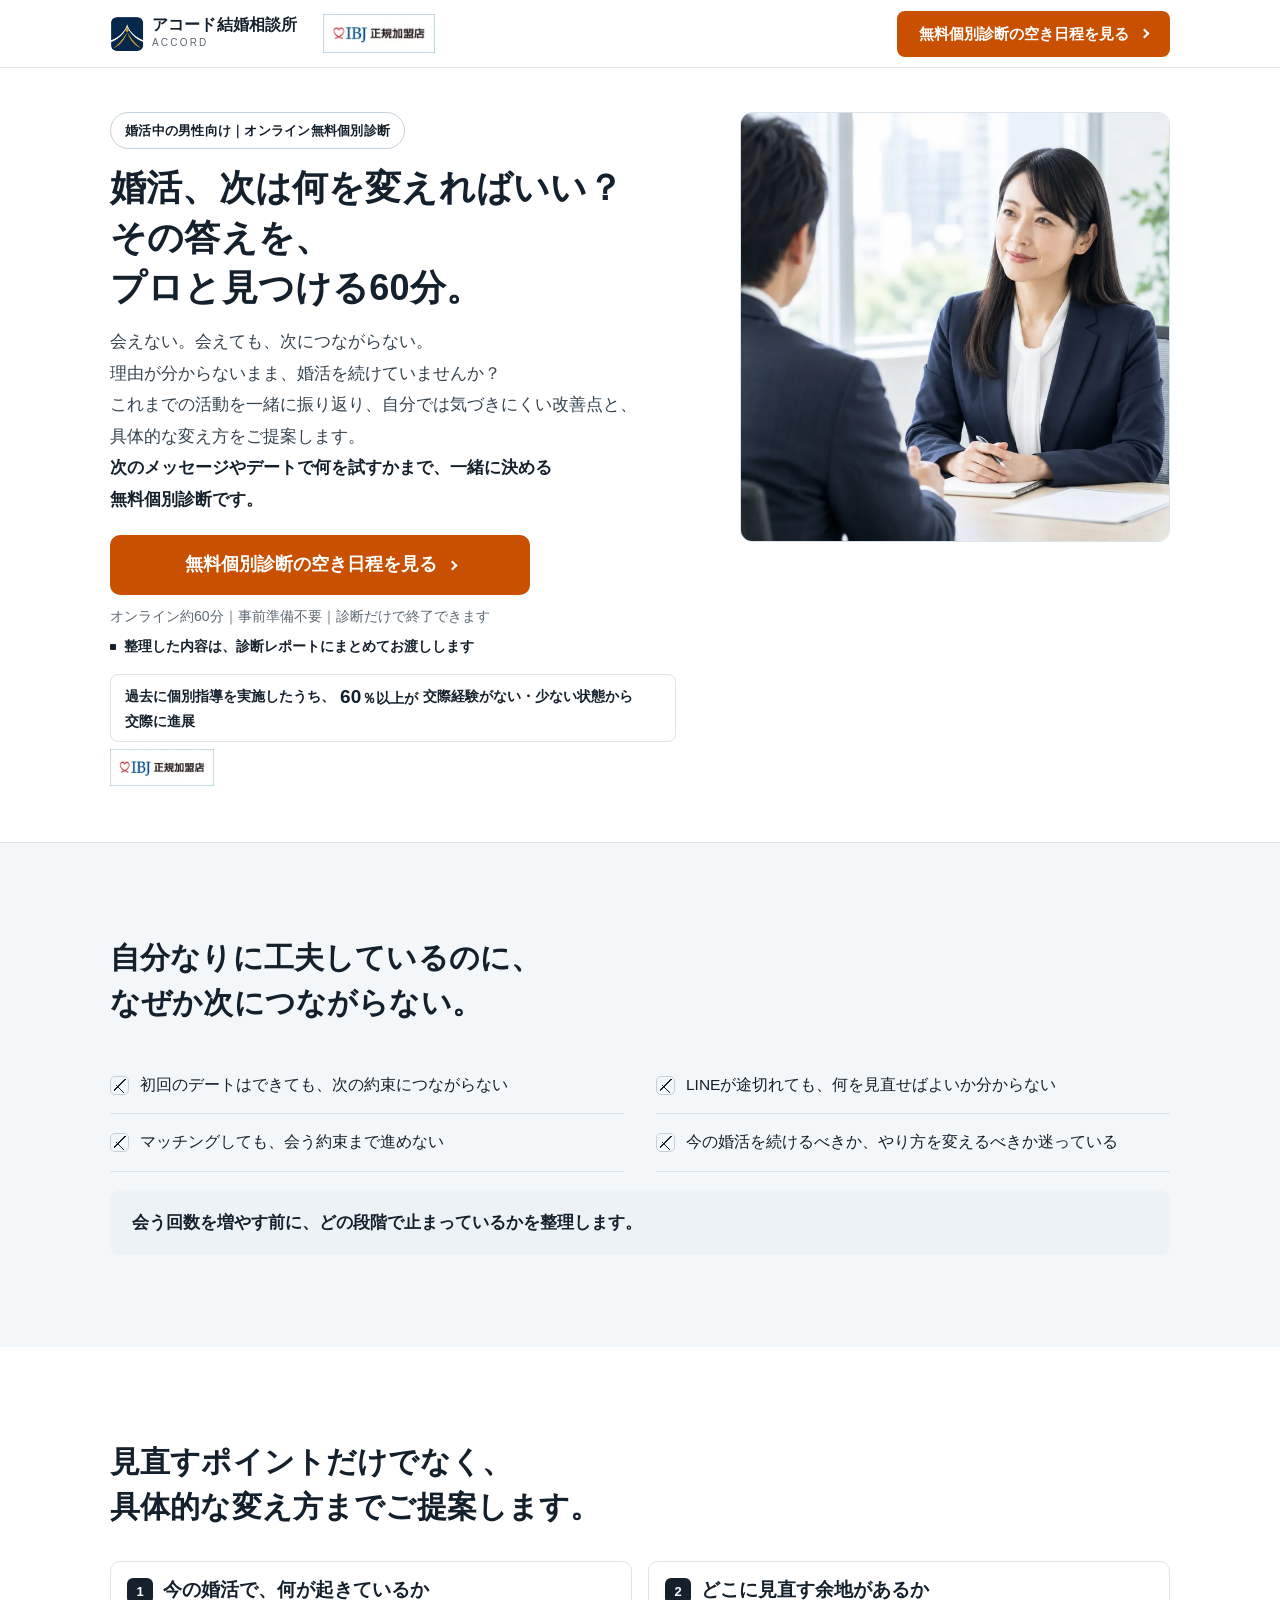
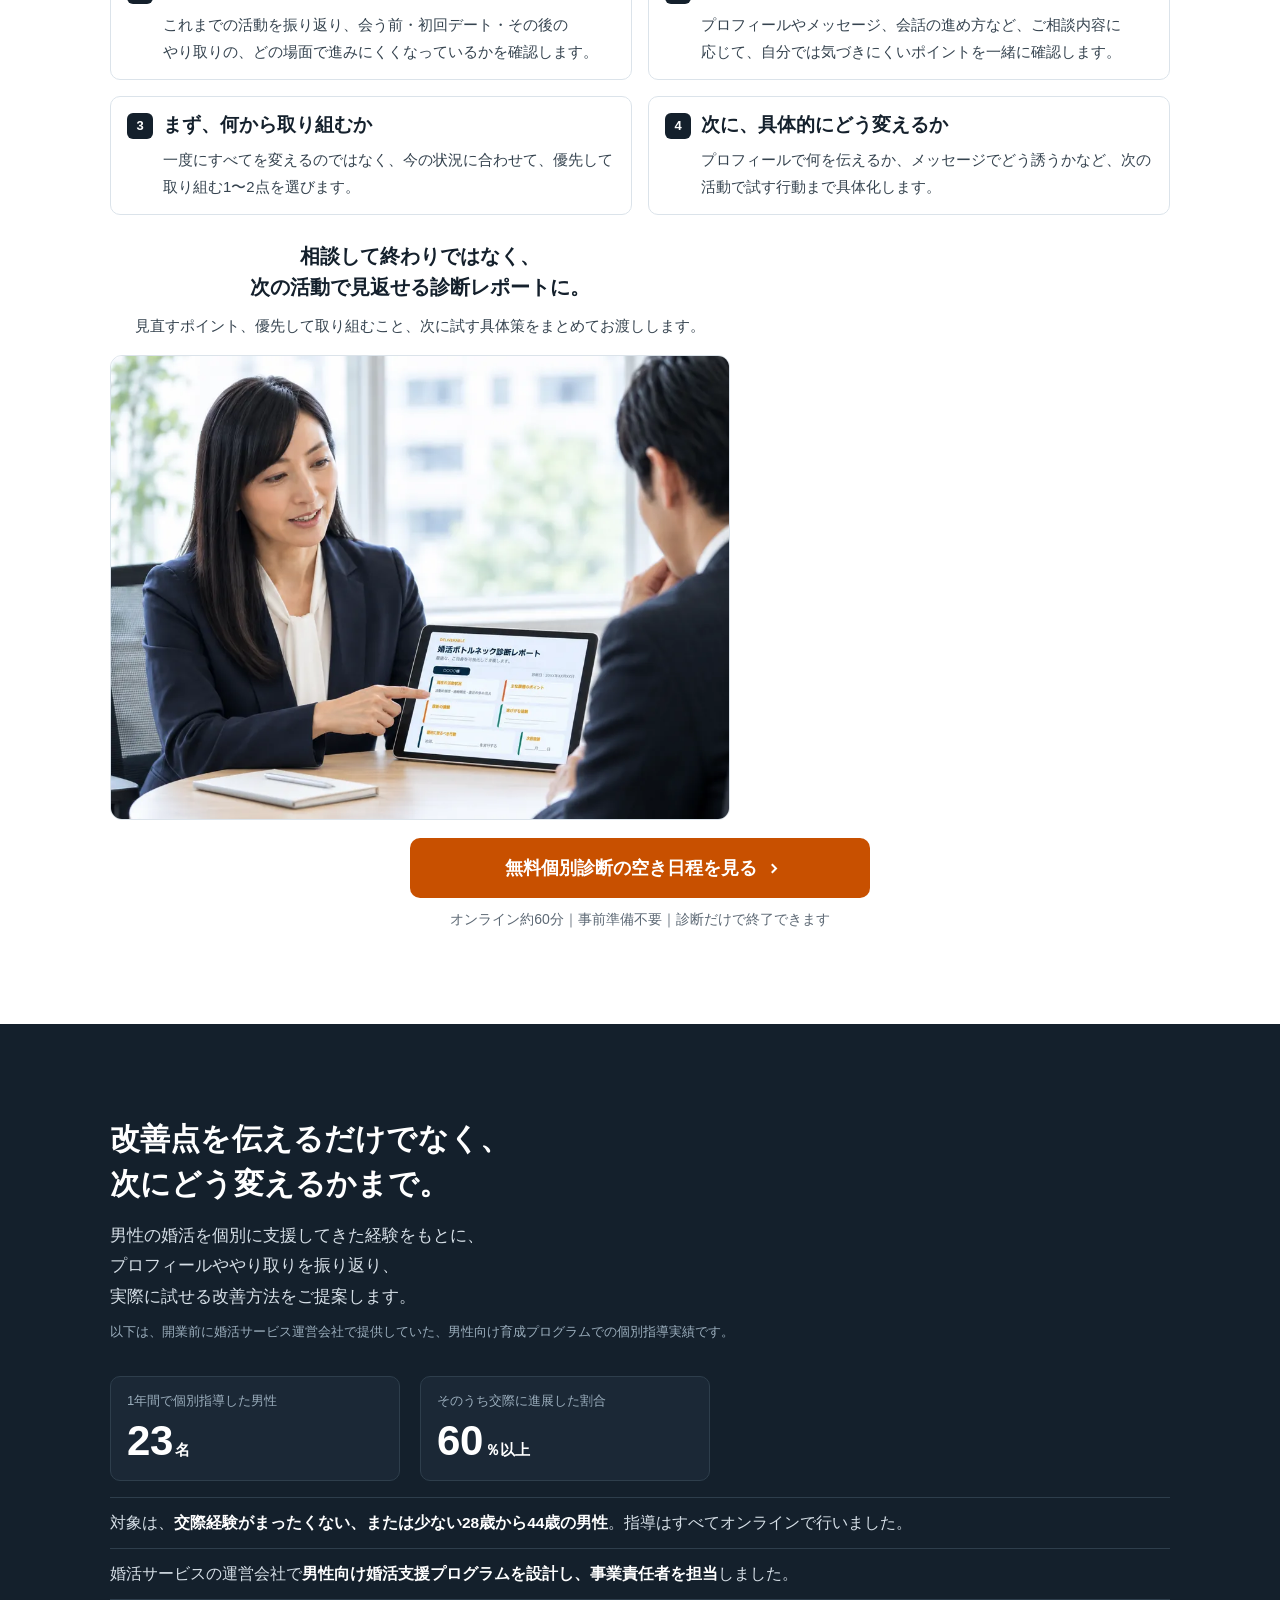
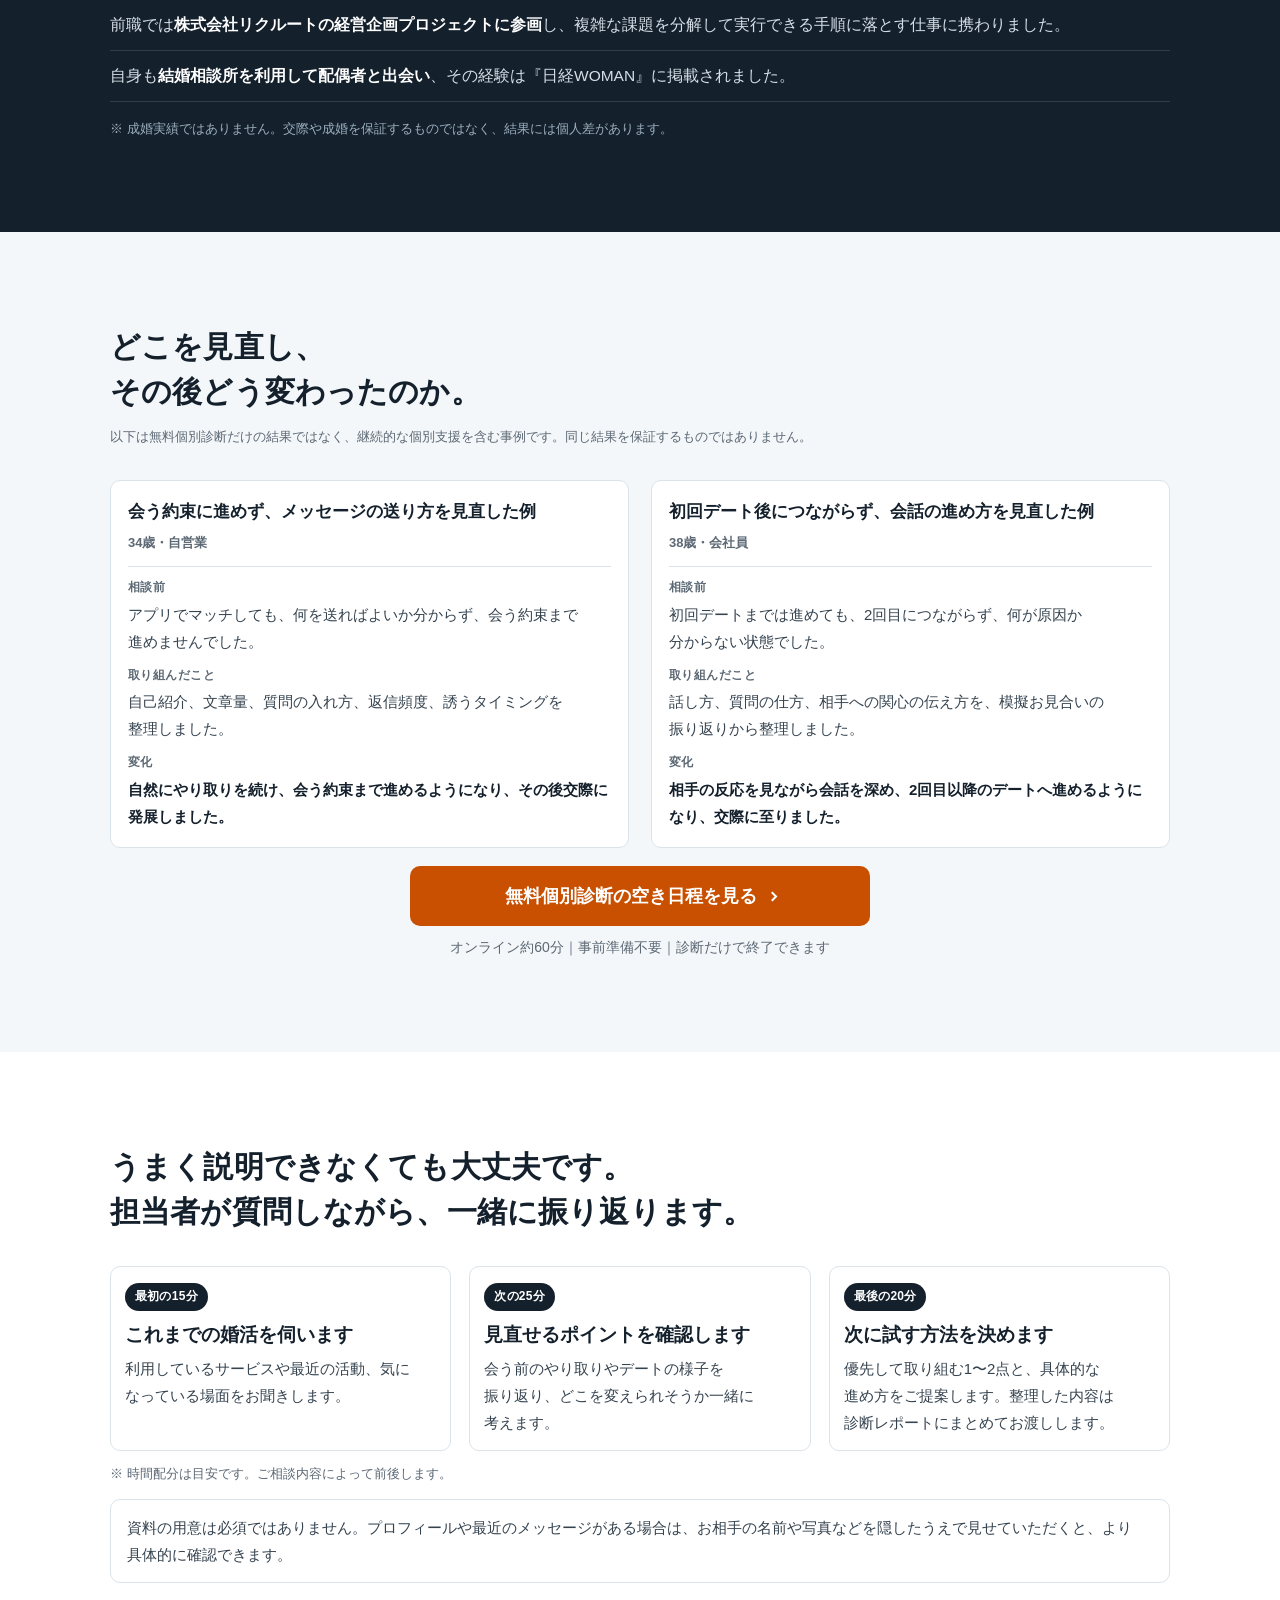
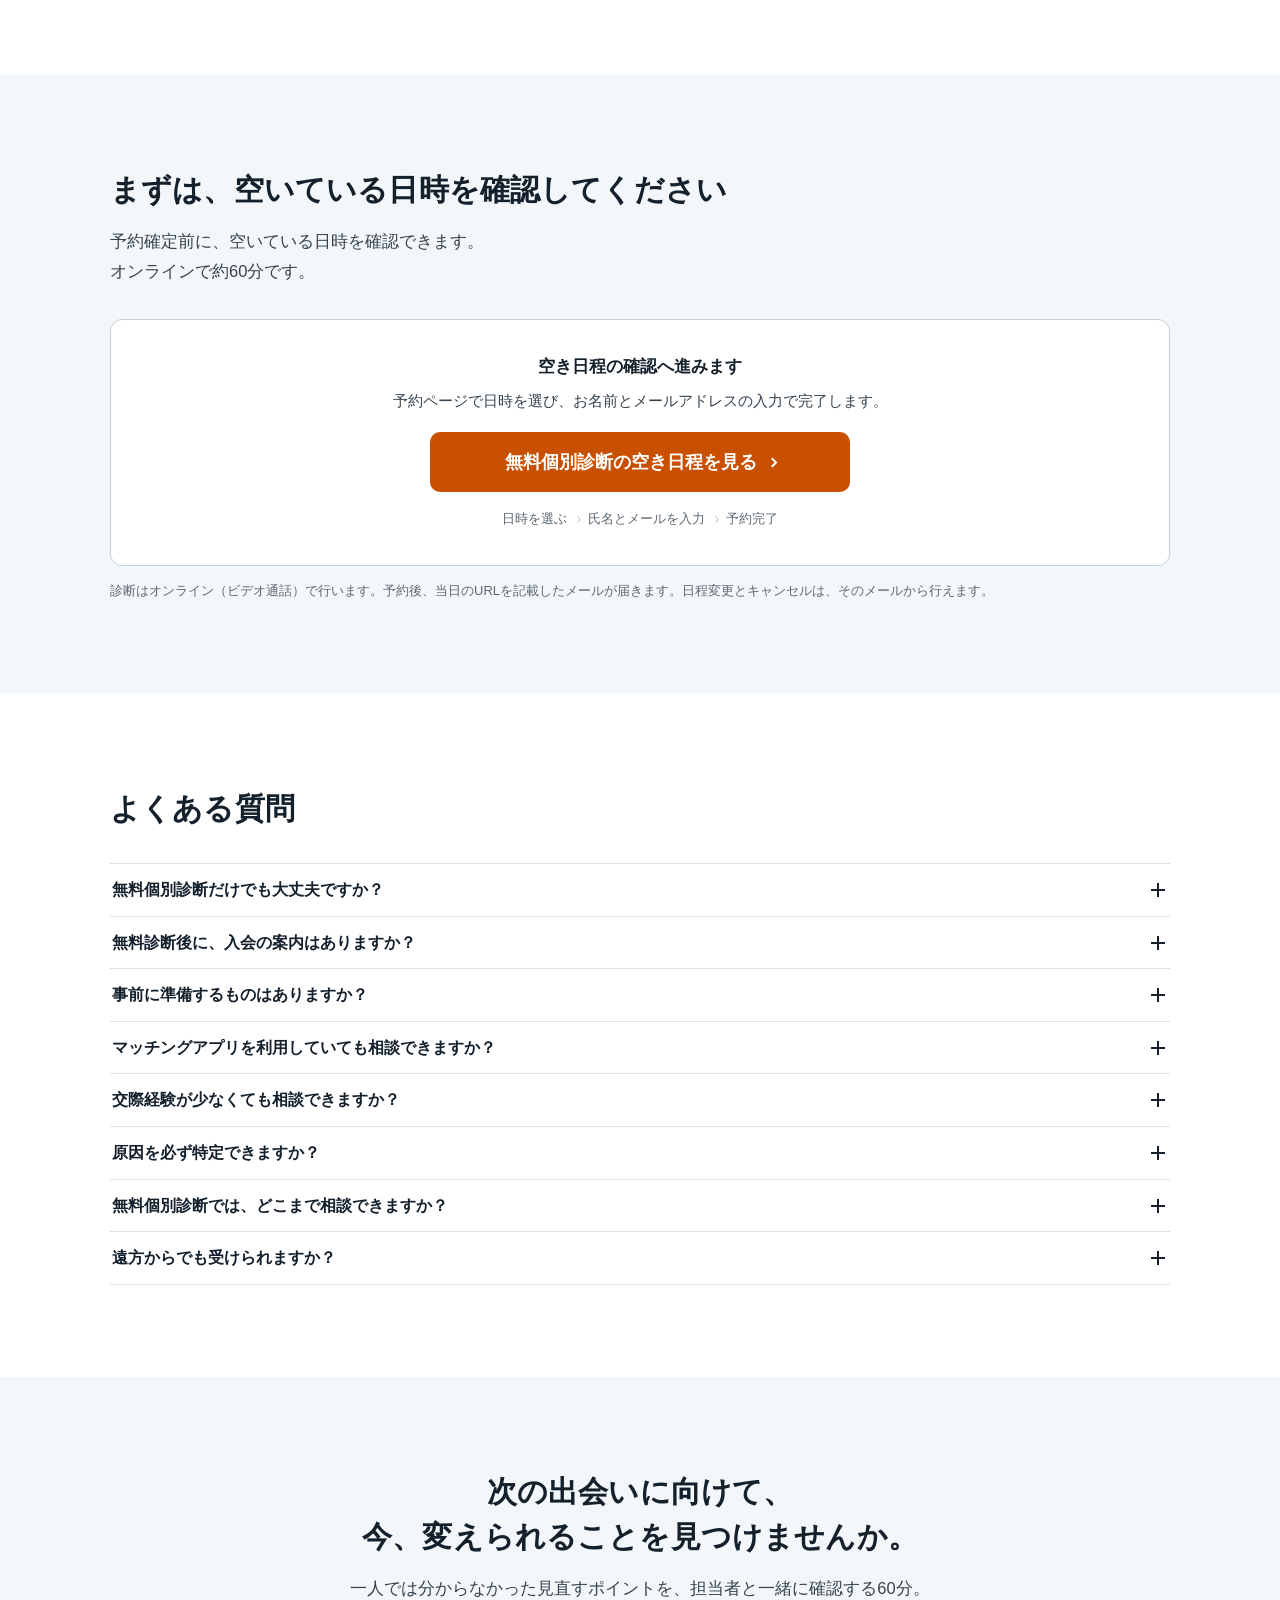
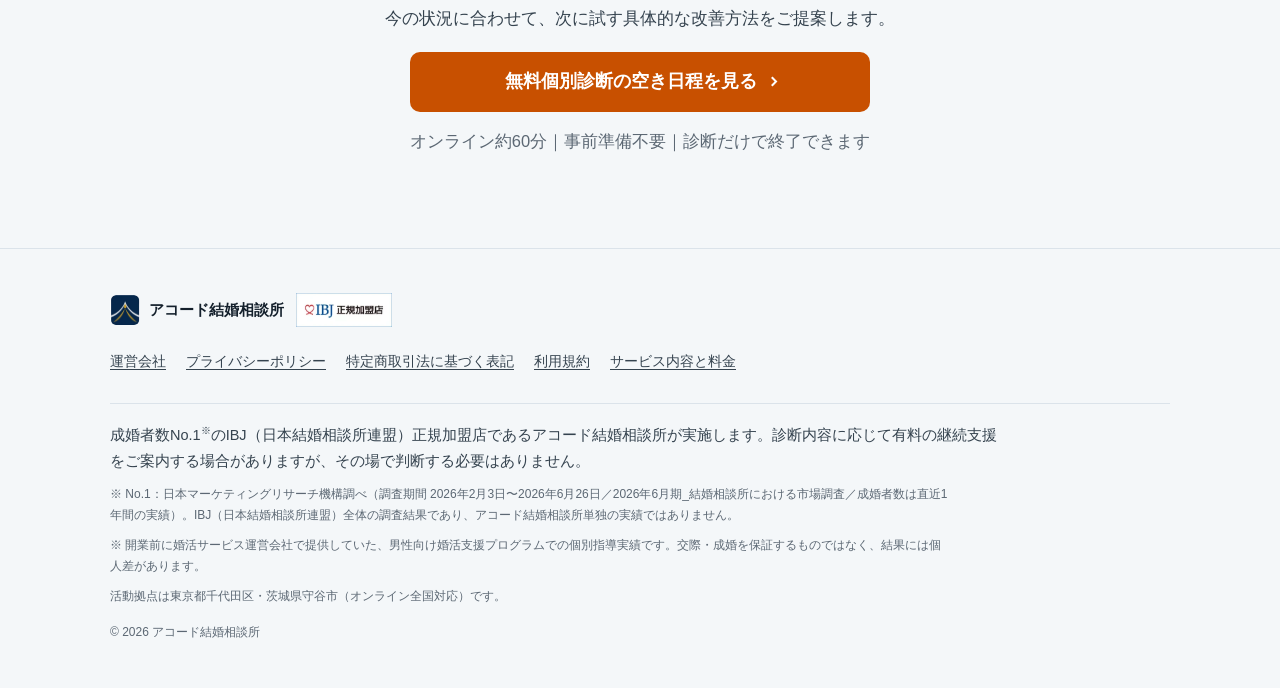
<file: index.html>
<!doctype html>
<html lang="ja">
<head>
<meta charset="utf-8">
<meta name="viewport" content="width=device-width, initial-scale=1">
<title>無料婚活診断｜会えない・2回目に続かない原因を整理｜アコード結婚相談所</title>
<meta name="description" content="婚活で会えない、2回目につながらない、LINEが途切れる。プロフィール、メッセージ、会話、デートを整理し、最初に変える1〜2点と次の一手を明確にするオンライン無料個別診断です。">
<link rel="canonical" href="https://accord-marriage.jp/">
<meta name="robots" content="index, follow">
<meta property="og:type" content="website">
<meta property="og:title" content="今の婚活、どこで止まっていますか？｜無料個別診断">
<meta property="og:description" content="会えない、2回目につながらない、LINEが途切れる。止まっている可能性が高い場所と、次に変える1〜2点を60分で整理します。">
<meta property="og:image" content="https://accord-marriage.jp/assets/images/ogp.jpg">
<meta property="og:image:width" content="1200">
<meta property="og:image:height" content="630">
<meta property="og:url" content="https://accord-marriage.jp/">
<meta property="og:site_name" content="アコード結婚相談所">
<meta property="og:locale" content="ja_JP">
<meta name="twitter:card" content="summary_large_image">
<meta name="theme-color" content="#FFFFFF">
<link rel="icon" type="image/webp" href="assets/images/logo.webp">
<link rel="stylesheet" href="assets/css/style.css">
<script src="assets/js/analytics.js" defer></script>
<script src="assets/js/timerex-config.js" defer></script>
<script src="assets/js/main.js" defer></script>
</head>
<body>
<!-- Google Tag Manager (noscript) -->
<noscript><iframe src="https://www.googletagmanager.com/ns.html?id=GTM-5FZHVHXW"
height="0" width="0" style="display:none;visibility:hidden"></iframe></noscript>
<!-- End Google Tag Manager (noscript) -->

<a href="#main" class="skip">本文へスキップ</a>

<header class="hd">
  <div class="wrap hd__in">
    <a class="hd__logo" href="#top" aria-label="アコード結婚相談所（ページ最上部へ）">
      <img src="assets/images/logo.webp" width="34" height="34" alt="" decoding="async">
      <span>
        <b>アコード結婚相談所</b>
        <i>ACCORD</i>
      </span>
    </a>
    <span class="hd__ibj">
      <img src="assets/images/ibj.webp" width="112" height="40" alt="IBJ正規加盟店" decoding="async">
    </span>
    <div class="hd__cta">
      <a class="btn" href="#booking" data-cta="header" aria-label="無料個別診断の空き日程を見る">
        <span class="hd__short" aria-hidden="true">空き日程を見る</span>
        <span class="hd__full" aria-hidden="true">無料個別診断の空き日程を見る</span>
        <i class="chev" aria-hidden="true"></i>
      </a>
    </div>
  </div>
</header>

<main id="main">
<span id="top"></span>

<!-- ================= 1. ファーストビュー ================= -->
<section class="hero">
  <div class="wrap hero__in">
    <div class="hero__copy">
      <p class="hero__tag">婚活中の男性向け｜オンライン無料個別診断</p>

      <h1>
        <span class="ln"><span>婚活、</span><span>次は何を変えればいい？</span></span><span class="ln"><span>その答えを、</span><span>プロと見つける60分。</span></span>
      </h1>

      <p class="hero__lede">
        <span class="ln"><span>会えない。</span><span>会えても、</span><span>次につながらない。</span></span><span class="ln"><span>理由が分からないまま、</span><span>婚活を続けていませんか？</span></span><span class="ln"><span>これまでの活動を</span><span>一緒に振り返り、</span><span>自分では気づきにくい改善点と、</span><span>具体的な変え方を</span><span>ご提案します。</span></span><span class="ln"><b><span>次のメッセージやデートで</span><span>何を試すかまで、</span><span>一緒に決める</span><span>無料個別診断です。</span></b></span>
      </p>

      <div class="cta-block" id="heroCta">
        <a class="btn" href="#booking" data-cta="hero">
          無料個別診断の空き日程を見る<i class="chev" aria-hidden="true"></i>
        </a>
        <p class="cta-terms pw">
          <span>オンライン約60分｜事前準備不要｜</span><span>診断だけで終了できます</span>
        </p>
        <p class="cta-terms cta-terms--mark pw"><span>整理した内容は、</span><span>診断レポートに</span><span>まとめてお渡しします</span></p>
      </div>

      <ul class="trust">
        <li class="trust__stat"><span>過去に個別指導を実施したうち、</span><span><span class="fig">60</span>％以上が</span><span>交際経験がない・少ない状態から</span><span>交際に進展</span></li>
        <li class="trust__ibj is-plain"><img src="assets/images/ibj.webp" width="88" height="31" alt="IBJ正規加盟店" decoding="async"></li>
      </ul>
    </div>

    <!-- ファーストビュー画像 -->
    <div class="hero__media">
      <figure class="shot">
        <img src="assets/images/hero.webp" width="760" height="760"
             alt="オンラインで婚活の状況を整理する個別診断の様子" decoding="async" fetchpriority="high">
      </figure>
    </div>
  </div>
</section>

<!-- ================= 2. 対象者の確認 ================= -->
<section class="band band--tint">
  <div class="wrap">
    <div class="shead">
      <h2><span class="ln"><span>自分なりに</span><span>工夫しているのに、</span></span><span class="ln"><span>なぜか次に</span><span>つながらない。</span></span></h2>
    </div>
    <ul class="checks">
      <li>初回のデートはできても、次の約束につながらない</li>
      <li>LINEが途切れても、何を見直せばよいか分からない</li>
      <li>マッチングしても、会う約束まで進めない</li>
      <li>今の婚活を続けるべきか、やり方を変えるべきか迷っている</li>
    </ul>
    <p class="closer pw"><span>会う回数を増やす前に、</span><span>どの段階で止まっているかを整理します。</span></p>
  </div>
</section>

<!-- ================= 3. 無料診断で整理できる内容 ================= -->
<section class="band">
  <div class="wrap">
    <div class="shead">
      <h2><span class="ln"><span>見直すポイント</span><span>だけでなく、</span></span><span class="ln"><span>具体的な変え方まで</span><span>ご提案します。</span></span></h2>
    </div>
    <ol class="steps">
      <li>
        <h3>今の婚活で、何が起きているか</h3>
        <p>これまでの活動を振り返り、会う前・初回デート・その後のやり取りの、どの場面で進みにくくなっているかを確認します。</p>
      </li>
      <li>
        <h3>どこに見直す余地があるか</h3>
        <p>プロフィールやメッセージ、会話の進め方など、ご相談内容に応じて、自分では気づきにくいポイントを一緒に確認します。</p>
      </li>
      <li>
        <h3>まず、何から取り組むか</h3>
        <p>一度にすべてを変えるのではなく、今の状況に合わせて、優先して取り組む1〜2点を選びます。</p>
      </li>
      <li>
        <h3>次に、具体的にどう変えるか</h3>
        <p>プロフィールで何を伝えるか、メッセージでどう誘うかなど、次の活動で試す行動まで具体化します。</p>
      </li>
    </ol>
    <div class="report">
      <h3><span class="ln"><span>相談して終わりではなく、</span></span><span class="ln"><span>次の活動で見返せる</span><span>診断レポートに。</span></span></h3>
      <p>見直すポイント、優先して取り組むこと、次に試す具体策をまとめてお渡しします。</p>
      <figure class="shot">
        <img src="assets/images/diagnosis.webp" width="1000" height="750"
             alt="診断レポートを見ながら、見直すポイントを確認している様子" loading="lazy" decoding="async">
      </figure>
    </div>

    <div class="cta-block cta-block--c">
      <a class="btn" href="#booking" data-cta="deliverables">
        無料個別診断の空き日程を見る<i class="chev" aria-hidden="true"></i>
      </a>
      <p class="cta-terms">オンライン約60分｜事前準備不要｜診断だけで終了できます</p>
    </div>
  </div>
</section>

<!-- ================= 4. 実績 ================= -->
<section class="band band--ink">
  <div class="wrap">
    <div class="shead">
      <h2><span class="ln"><span>改善点を伝える</span><span>だけでなく、</span></span><span class="ln"><span>次にどう変えるかまで。</span></span></h2>
      <p class="lede pw"><span>男性の婚活を個別に支援してきた経験をもとに、</span><span>プロフィールややり取りを振り返り、</span><span>実際に試せる改善方法をご提案します。</span></p>
      <p class="note proof__src pw"><span>以下は、開業前に</span><span>婚活サービス運営会社で提供していた、</span><span>男性向け育成プログラムでの</span><span>個別指導実績です。</span></p>
    </div>
    <ul class="figs">
      <li>
        <p class="k pwt"><span>1年間で</span><span>個別指導した男性</span></p>
        <p class="v"><b>23</b><span>名</span></p>
      </li>
      <li>
        <p class="k pwt"><span>そのうち</span><span>交際に進展した割合</span></p>
        <p class="v"><b>60</b><span>％以上</span></p>
      </li>
    </ul>
    <ul class="facts">
      <li>対象は、<b>交際経験がまったくない、または少ない28歳から44歳の男性</b>。指導はすべてオンラインで行いました。</li>
      <li>婚活サービスの運営会社で<b>男性向け婚活支援プログラムを設計し、事業責任者を担当</b>しました。</li>
      <li>前職では<b>株式会社リクルートの経営企画プロジェクトに参画</b>し、複雑な課題を分解して実行できる手順に落とす仕事に携わりました。</li>
      <li>自身も<b>結婚相談所を利用して配偶者と出会い</b>、その経験は『日経WOMAN』に掲載されました。</li>
    </ul>
    <p class="note" style="margin-top:16px">※ 成婚実績ではありません。交際や成婚を保証するものではなく、結果には個人差があります。</p>
  </div>
</section>

<!-- ================= 5. 支援事例 ================= -->
<section class="band band--tint">
  <div class="wrap">
    <div class="shead">
      <h2><span class="ln"><span>どこを見直し、</span></span><span class="ln"><span>その後どう変わったのか。</span></span></h2>
      <p class="note" style="margin-top:12px">以下は無料個別診断だけの結果ではなく、継続的な個別支援を含む事例です。同じ結果を保証するものではありません。</p>
    </div>
    <div class="cases">
      <article class="case">
        <p class="case__title">会う約束に進めず、メッセージの送り方を見直した例</p>
          <p class="case__who">34歳・自営業</p>
        <dl>
          <dt>相談前</dt>
          <dd>アプリでマッチしても、何を送ればよいか分からず、会う約束まで進めませんでした。</dd>
          <dt>取り組んだこと</dt>
          <dd>自己紹介、文章量、質問の入れ方、返信頻度、誘うタイミングを整理しました。</dd>
          <dt>変化</dt>
          <dd class="is-after">自然にやり取りを続け、会う約束まで進めるようになり、その後交際に発展しました。</dd>
        </dl>
      </article>
      <article class="case">
        <p class="case__title">初回デート後につながらず、会話の進め方を見直した例</p>
          <p class="case__who">38歳・会社員</p>
        <dl>
          <dt>相談前</dt>
          <dd>初回デートまでは進めても、2回目につながらず、何が原因か分からない状態でした。</dd>
          <dt>取り組んだこと</dt>
          <dd>話し方、質問の仕方、相手への関心の伝え方を、模擬お見合いの振り返りから整理しました。</dd>
          <dt>変化</dt>
          <dd class="is-after">相手の反応を見ながら会話を深め、2回目以降のデートへ進めるようになり、交際に至りました。</dd>
        </dl>
      </article>
    </div>
    <div class="cta-block cta-block--c">
      <a class="btn" href="#booking" data-cta="proof">
        無料個別診断の空き日程を見る<i class="chev" aria-hidden="true"></i>
      </a>
      <p class="cta-terms">オンライン約60分｜事前準備不要｜診断だけで終了できます</p>
    </div>
  </div>
</section>

<!-- ================= 6. 当日の流れ ================= -->
<section class="band">
  <div class="wrap">
    <div class="shead">
      <h2><span class="ln"><span>うまく説明できなくても</span><span>大丈夫です。</span></span><span class="ln"><span>担当者が質問しながら、</span><span>一緒に振り返ります。</span></span></h2>
    </div>
    <ol class="flow">
      <li>
        <p class="t">最初の15分</p>
        <h3>これまでの婚活を伺います</h3>
        <p>利用しているサービスや最近の活動、気になっている場面をお聞きします。</p>
      </li>
      <li>
        <p class="t">次の25分</p>
        <h3>見直せるポイントを確認します</h3>
        <p>会う前のやり取りやデートの様子を振り返り、どこを変えられそうか一緒に考えます。</p>
      </li>
      <li>
        <p class="t">最後の20分</p>
        <h3>次に試す方法を決めます</h3>
        <p>優先して取り組む1〜2点と、具体的な進め方をご提案します。整理した内容は診断レポートにまとめてお渡しします。</p>
      </li>
    </ol>
    <p class="note" style="margin-top:12px">※ 時間配分は目安です。ご相談内容によって前後します。</p>
    <p class="prep">資料の用意は必須ではありません。プロフィールや最近のメッセージがある場合は、お相手の名前や写真などを隠したうえで見せていただくと、より具体的に確認できます。</p>
  </div>
</section>

<!-- ================= 7. 予約（TimeRex） ================= -->
<section class="band band--tint" id="booking">
  <div class="wrap">
    <div class="shead">
      <h2 class="pw"><span>まずは、</span><span>空いている日時を確認してください</span></h2>
      <p class="lede pw"><span>予約確定前に、空いている日時を確認できます。</span><span>オンラインで約60分です。</span></p>
    </div>

    <div class="booking__box">
      <!-- ▼ TimeRex埋め込み挿入位置：assets/js/timerex-config.js の embed 設定で有効化 ▼ -->
      <div id="timerexMount" class="booking__mount"></div>
      <!-- ▲ TimeRex埋め込み挿入位置 ▲ -->

      <div class="booking__fb" id="bookingFallback">
        <h3>空き日程の確認へ進みます</h3>
        <p class="pw"><span>予約ページで日時を選び、</span><span>お名前とメールアドレスの入力で完了します。</span></p>
        <a class="btn" href="https://timerex.net/s/ba.08h_1a1f/83cf8db1" id="bookingLink" data-booking-link>
          無料個別診断の空き日程を見る<i class="chev" aria-hidden="true"></i>
        </a>
        <ul class="booking__steps">
          <li>日時を選ぶ</li>
          <li>氏名とメールを入力</li>
          <li>予約完了</li>
        </ul>
      </div>
    </div>

    <p class="note booking__ft">診断はオンライン（ビデオ通話）で行います。予約後、当日のURLを記載したメールが届きます。日程変更とキャンセルは、そのメールから行えます。</p>
  </div>
</section>

<!-- ================= 8. FAQ ================= -->
<section class="band">
  <div class="wrap">
    <div class="shead">
      <h2>よくある質問</h2>
    </div>
    <ul class="faq" id="faq"></ul>
  </div>
</section>

<!-- ================= 9. 最終案内 ================= -->
<section class="band band--tint final" id="final">
  <div class="wrap">
    <h2><span class="ln"><span>次の出会いに向けて、</span></span><span class="ln"><span>今、変えられることを</span><span>見つけませんか。</span></span></h2>
    <p class="pw"><span>一人では分からなかった見直すポイントを、</span><span>担当者と一緒に確認する60分。</span><span>今の状況に合わせて、</span><span>次に試す具体的な改善方法をご提案します。</span></p>
    <div class="cta-block cta-block--c">
      <a class="btn" href="#booking" data-cta="final">
        無料個別診断の空き日程を見る<i class="chev" aria-hidden="true"></i>
      </a>
      <p class="cta-terms">オンライン約60分｜事前準備不要｜診断だけで終了できます</p>
    </div>
  </div>
</section>

</main>

<footer class="ft">
  <div class="wrap">
    <div class="ft__top">
      <span class="ft__logo">
        <img src="assets/images/logo.webp" width="30" height="30" alt="" decoding="async" loading="lazy">
        <b>アコード結婚相談所</b>
      </span>
      <span class="ft__ibj">
        <img src="assets/images/ibj.webp" width="96" height="34" alt="IBJ正規加盟店" decoding="async" loading="lazy">
      </span>
    </div>
    <nav class="ft__links" aria-label="関連ページ">
      <a href="company.html#company">運営会社</a>
      <a href="company.html#privacy">プライバシーポリシー</a>
      <a href="company.html#tokushoho">特定商取引法に基づく表記</a>
      <a href="terms.html">利用規約</a>
      <a href="service.html">サービス内容と料金</a>
    </nav>
    <div class="ft__note">
      <p class="ft__note-lead">成婚者数No.1<sup>※</sup>のIBJ（日本結婚相談所連盟）正規加盟店であるアコード結婚相談所が実施します。診断内容に応じて有料の継続支援をご案内する場合がありますが、その場で判断する必要はありません。</p>
      <p class="ft__meta">※ No.1：日本マーケティングリサーチ機構調べ（調査期間 2026年2月3日〜2026年6月26日／2026年6月期_結婚相談所における市場調査／成婚者数は直近1年間の実績）。IBJ（日本結婚相談所連盟）全体の調査結果であり、アコード結婚相談所単独の実績ではありません。</p>
      <p class="ft__meta">※ 開業前に婚活サービス運営会社で提供していた、男性向け婚活支援プログラムでの個別指導実績です。交際・成婚を保証するものではなく、結果には個人差があります。</p>
      <p class="ft__meta">活動拠点は東京都千代田区・茨城県守谷市（オンライン全国対応）です。</p>
    </div>
    <p class="ft__cp">&copy; 2026 アコード結婚相談所</p>
  </div>
</footer>

<div class="sticky" id="sticky">
  <a class="btn" href="#booking" data-cta="mobile_sticky">無料個別診断の空き日程を見る<i class="chev" aria-hidden="true"></i></a>
</div>

</body>
</html>
</file>
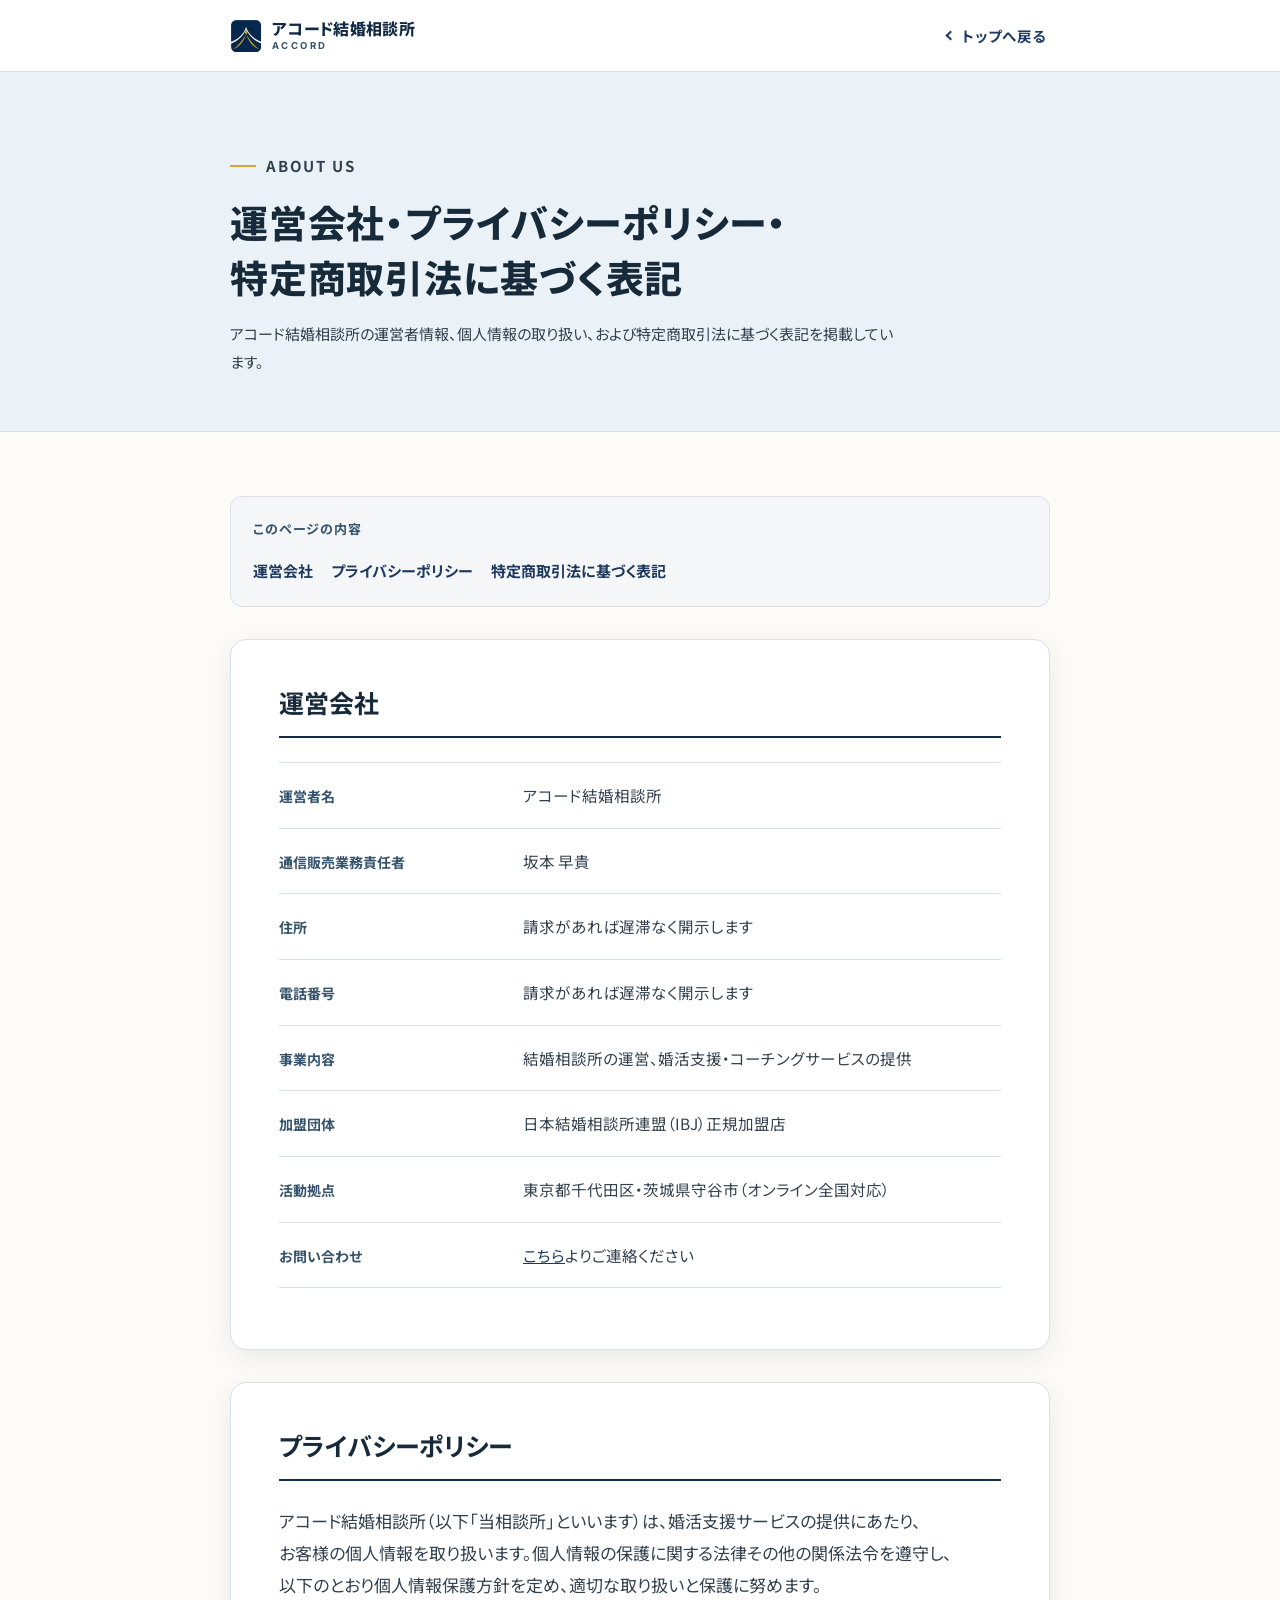
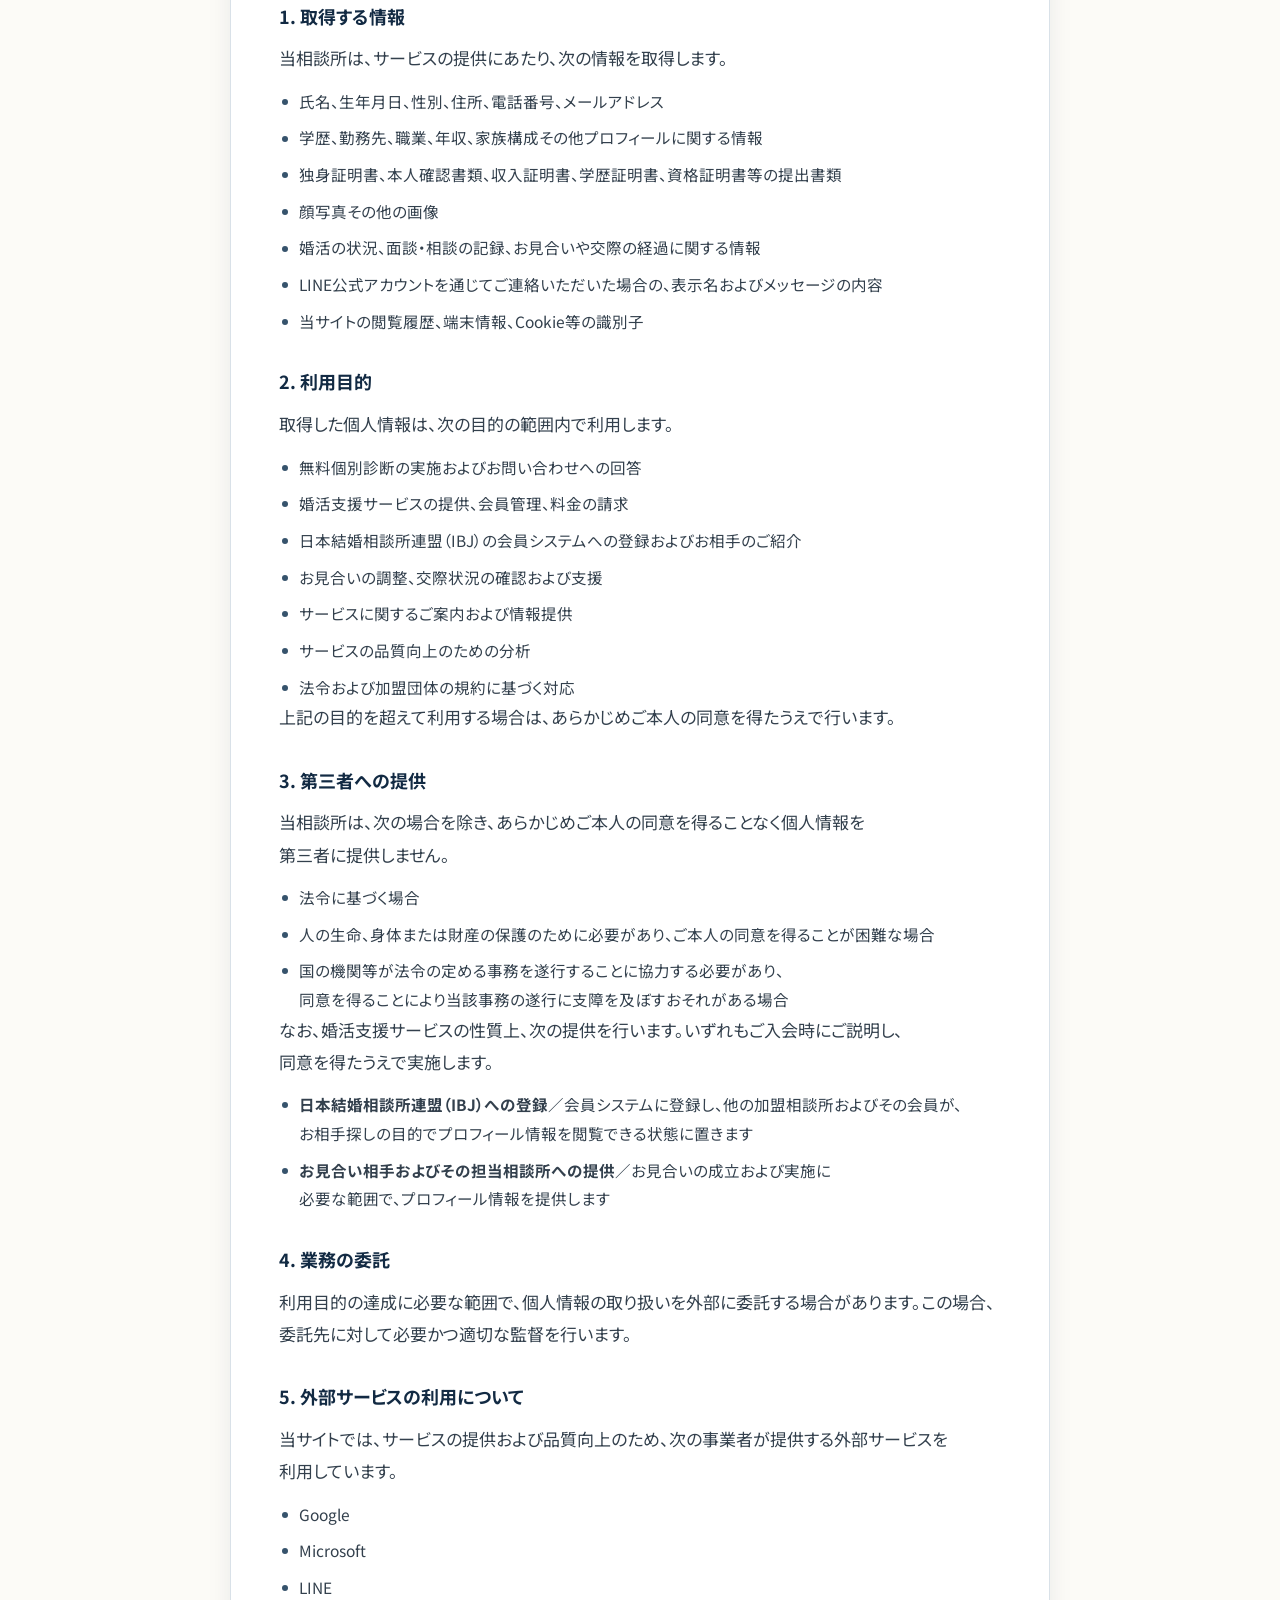
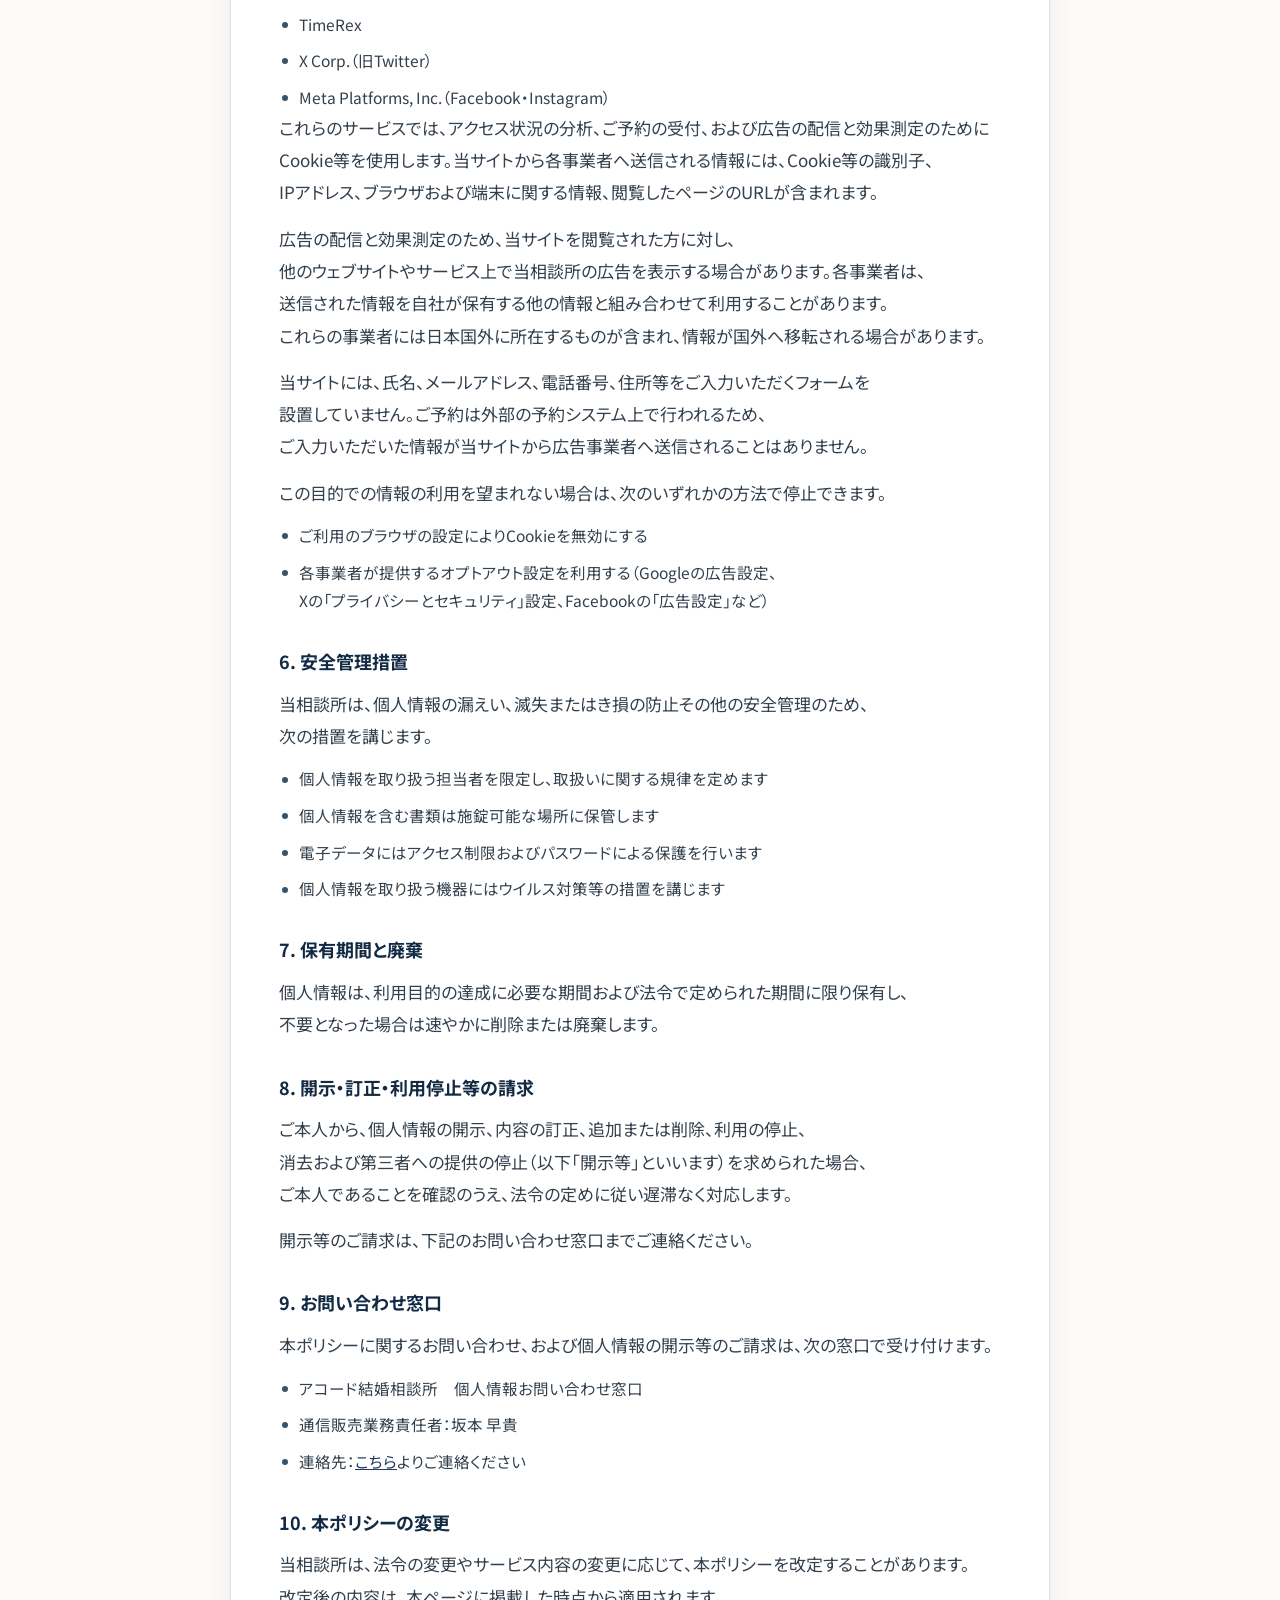
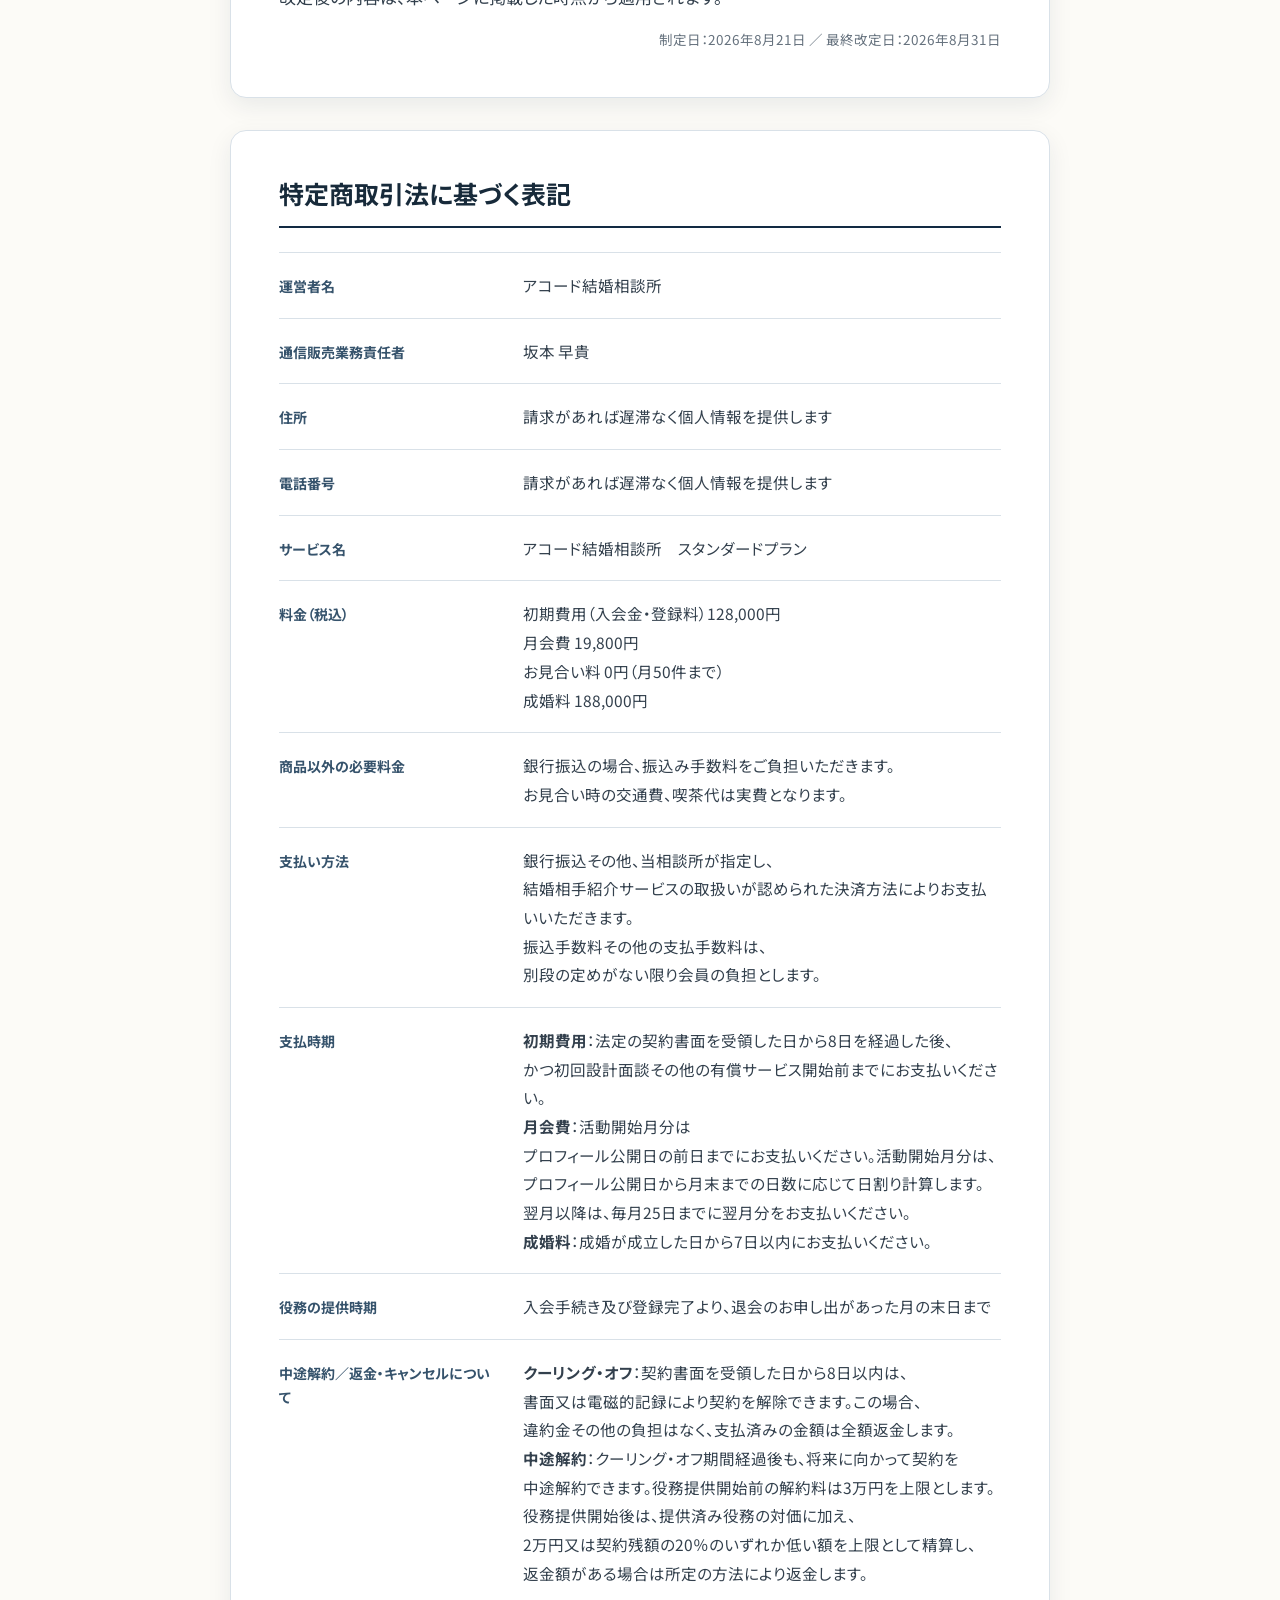
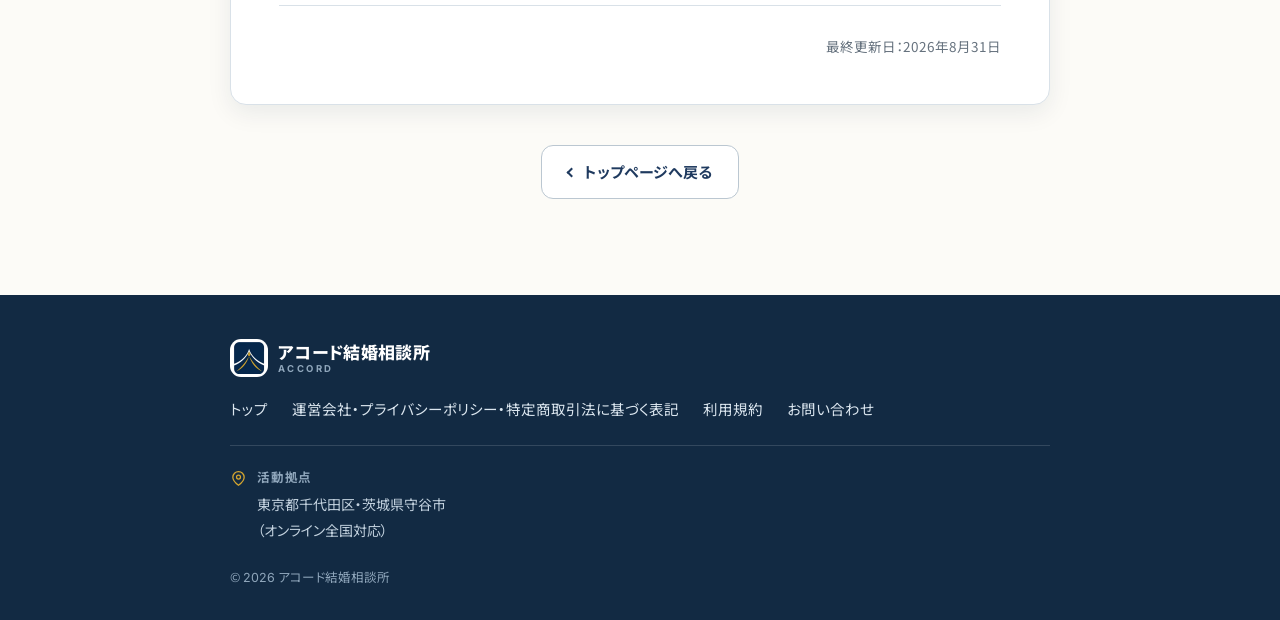
<file: company.html>
<!doctype html>
<html lang="ja">
<head>
<meta charset="utf-8">
<meta name="viewport" content="width=device-width, initial-scale=1">
<title>運営会社・プライバシーポリシー・特定商取引法に基づく表記｜アコード結婚相談所</title>
<meta name="description" content="アコード結婚相談所の運営会社情報、プライバシーポリシー、特定商取引法に基づく表記を掲載しています。">
<meta name="robots" content="noindex, follow">
<link rel="icon" type="image/webp" href="assets/images/logo.webp">
<link rel="preconnect" href="https://fonts.googleapis.com">
<link rel="preconnect" href="https://fonts.gstatic.com" crossorigin>
<link href="https://fonts.googleapis.com/css2?family=Inter:wght@400;500;700&family=Noto+Sans+JP:wght@400;500;700;800&display=swap" rel="stylesheet">
<style>
:root{
  --navy:#1F3A5F; --navy-deep:#122A43; --navy-mid:#36536C;
  --white:#FFFFFF; --warm:#FCFBF7; --pale:#EAF2F8; --gray:#F4F6F8;
  --gold:#D5A62F; --gold-hover:#B98A18; --gold-soft:#F7ECD0;
  --t-head:#172A3A; --t-body:#33404D; --t-sub:#66727E; --t-white:#FFFFFF;
  --line:#D9E1E8; --line-strong:#BBC7D1;
  --font-jp:"Noto Sans JP",-apple-system,BlinkMacSystemFont,"Hiragino Kaku Gothic ProN","Yu Gothic",sans-serif;
  --font-en:"Inter",var(--font-jp);
  --wrap:820px; --hd:64px; --card-r:16px;
  --shadow:0 8px 24px rgba(18,42,67,.08);
}
@media (min-width:768px){ :root{ --hd:72px } }

*,*::before,*::after{box-sizing:border-box}
html{-webkit-text-size-adjust:100%;scroll-behavior:smooth}
body{
  margin:0;padding-top:var(--hd);
  font-family:var(--font-jp);font-size:16px;line-height:1.9;
  color:var(--t-body);background:var(--warm);
  word-break:normal;line-break:strict;overflow-wrap:break-word;overflow-x:hidden;font-feature-settings:"palt" 1;
}
@media (min-width:1024px){ body{font-size:17px} }
img{max-width:100%;height:auto;display:block}
a{color:var(--navy)}
ul,ol{margin:0;padding:0;list-style:none}
h1,h2,h3{margin:0;word-break:auto-phrase}
p{margin:0}
.pwb{display:inline-block}
.pwn{white-space:nowrap}
p,li{text-wrap:pretty}
:focus-visible{outline:3px solid var(--navy);outline-offset:2px;border-radius:4px}
.wrap{width:min(var(--wrap),100% - 32px);margin-inline:auto}
@media (min-width:768px){ .wrap{width:min(var(--wrap),100% - 48px)} }
.sr-only{position:absolute;width:1px;height:1px;padding:0;margin:-1px;overflow:hidden;clip:rect(0 0 0 0);white-space:nowrap;border:0}
a.sr-only:focus{position:fixed;top:10px;left:10px;z-index:200;width:auto;height:auto;margin:0;clip:auto;
  padding:12px 20px;background:var(--navy-deep);color:#fff;border-radius:10px;font-size:15px;font-weight:700;text-decoration:none}

/* header */
.hd{position:fixed;inset:0 0 auto 0;z-index:120;height:var(--hd);background:var(--white);border-bottom:1px solid var(--line)}
.hd__in{display:flex;align-items:center;gap:16px;height:100%}
.hd__logo{display:flex;align-items:center;gap:10px;color:var(--navy-deep);text-decoration:none;flex:none;margin-right:auto}
.logo-mark{flex:none;display:block;width:30px;height:30px}
.logo-mark img{width:100%;height:100%;display:block}
@media (min-width:768px){ .logo-mark{width:32px;height:32px} }
.logo-txt{display:flex;flex-direction:column;line-height:1.15}
.logo-txt b{font-size:15px;font-weight:800;letter-spacing:.02em}
@media (min-width:768px){ .logo-txt b{font-size:16px} }
.logo-txt i{font-family:var(--font-en);font-style:normal;font-size:9.5px;font-weight:700;letter-spacing:.26em;color:var(--navy-mid);margin-top:3px}
.hd__back{display:inline-flex;align-items:center;gap:8px;min-height:44px;padding:8px 4px;
  color:var(--navy);font-size:14.5px;font-weight:700;text-decoration:none}
.hd__back i{width:7px;height:7px;border-left:2px solid currentColor;border-bottom:2px solid currentColor;transform:rotate(45deg)}
.hd__back:hover{color:var(--gold-hover)}

/* page head */
.phead{background:var(--pale);padding-block:44px 40px;border-bottom:1px solid var(--line)}
@media (min-width:768px){ .phead{padding-block:64px 56px} }
.phead h1{font-size:27px;font-weight:800;line-height:1.45;letter-spacing:.02em;color:var(--t-head)}
@media (min-width:768px){ .phead h1{font-size:34px} }
@media (min-width:1024px){ .phead h1{font-size:38px} }
.phead p{margin-top:16px;font-size:15px;line-height:1.85;color:var(--t-body);max-width:680px}
.eyebrow{display:inline-flex;align-items:center;gap:10px;font-size:13px;font-weight:700;letter-spacing:.12em;color:var(--navy-mid);margin-bottom:14px}
.eyebrow::before{content:"";width:26px;height:2px;background:var(--gold)}

/* body */
main{padding-block:48px 72px}
@media (min-width:768px){ main{padding-block:64px 96px} }
.doc{background:var(--white);border:1px solid var(--line);border-radius:var(--card-r);
  box-shadow:var(--shadow);padding:28px 22px}
@media (min-width:768px){ .doc{padding:44px 48px} }
.doc + .doc{margin-top:32px}
.doc > h2{font-size:21px;font-weight:700;line-height:1.5;color:var(--t-head);
  padding-bottom:14px;border-bottom:2px solid var(--navy-deep);margin-bottom:24px}
@media (min-width:768px){ .doc > h2{font-size:25px} }
.doc h3{font-size:17px;font-weight:700;line-height:1.6;color:var(--navy-deep);margin:32px 0 12px}
@media (min-width:768px){ .doc h3{font-size:18px} }
.doc h3:first-of-type{margin-top:0}
.doc p + p{margin-top:14px}
.doc ol{counter-reset:n;margin-top:12px}
.doc ol > li{position:relative;padding-left:30px;counter-increment:n;font-size:15.5px;line-height:1.85}
.doc ol > li::before{content:counter(n)".";position:absolute;left:2px;top:0;
  font-family:var(--font-en);font-weight:700;color:var(--navy-mid)}
.doc ol > li + li{margin-top:10px}
.doc ul.dot{margin-top:12px}
.doc ul.dot > li{position:relative;padding-left:20px;font-size:15.5px;line-height:1.85}
.doc ul.dot > li::before{content:"";position:absolute;left:3px;top:.78em;width:6px;height:6px;border-radius:50%;background:var(--navy-mid)}
.doc ul.dot > li + li{margin-top:8px}

/* definition table */
.dl{border-top:1px solid var(--line)}
.dl > div{padding:16px 0;border-bottom:1px solid var(--line)}
@media (min-width:768px){
  .dl > div{display:grid;grid-template-columns:220px 1fr;gap:24px;align-items:baseline;padding:18px 0}
}
.dl dt{font-size:14px;font-weight:700;color:var(--navy-mid);line-height:1.7}
.dl dd{margin:6px 0 0;font-size:15.5px;line-height:1.85}
@media (min-width:768px){ .dl dd{margin:0} }

/* placeholder */
.ph{display:inline-block;padding:1px 9px;border:1px dashed var(--line-strong);border-radius:6px;
  background:var(--gold-soft);color:var(--navy-deep);font-size:.94em;font-weight:500;line-height:1.7}
.ph-block{display:block;padding:18px 20px;border:1px dashed var(--line-strong);border-radius:12px;
  background:var(--gold-soft);color:var(--navy-deep);font-size:15px;font-weight:500;line-height:1.85}
.ph-block + .ph-block{margin-top:12px}
.hint{margin-top:10px;font-size:13px;line-height:1.75;color:var(--t-sub)}
.hint b{color:var(--navy-deep)}

.toc{background:var(--gray);border:1px solid var(--line);border-radius:12px;padding:20px 22px;margin-bottom:32px}
.toc p{font-size:13px;font-weight:700;letter-spacing:.08em;color:var(--navy-mid);margin-bottom:12px}
.toc ul{display:flex;flex-wrap:wrap;gap:8px 18px}
.toc a{font-size:15px;font-weight:700;text-decoration:none;color:var(--navy)}
.toc a:hover{color:var(--gold-hover);text-decoration:underline;text-underline-offset:3px}

.note-box{margin-top:28px;padding:18px 20px;border-radius:12px;background:var(--gray);
  border:1px solid var(--line);font-size:14px;line-height:1.85;color:var(--t-body)}
.updated{margin-top:28px;text-align:right;font-size:13.5px;color:var(--t-sub)}

.backlink{margin-top:40px;text-align:center}
.backlink a{display:inline-flex;align-items:center;gap:9px;min-height:52px;padding:12px 26px;
  border:1px solid var(--line-strong);border-radius:12px;background:var(--white);
  color:var(--navy);font-weight:700;font-size:15px;text-decoration:none}
.backlink a:hover{border-color:var(--navy);background:var(--pale)}
.backlink i{width:7px;height:7px;border-left:2px solid currentColor;border-bottom:2px solid currentColor;transform:rotate(45deg)}

/* footer */
.ft{background:var(--navy-deep);color:#C3D2DF;padding-block:44px 30px;font-size:14.5px}
.ft a{color:#DCE7F0;text-decoration:none}
.ft a:hover{text-decoration:underline}
.ft__logo{display:flex;align-items:center;gap:10px;color:var(--white);margin-bottom:18px}
.ft__logo .logo-txt b{font-size:17px}
.ft__logo .logo-txt i{color:#8FA6BB}
.logo-mark--ft{width:38px;height:38px;padding:3px;border-radius:11px;background:var(--white)}
.ft__links{display:flex;flex-wrap:wrap;gap:10px 24px;margin-bottom:22px}
.ft__base{display:flex;align-items:flex-start;gap:10px;margin-top:20px;padding-top:20px;
  border-top:1px solid rgba(255,255,255,.14);font-size:14px;line-height:1.8;color:#C3D2DF}
.ft__base svg{flex:none;margin-top:4px;color:var(--gold)}
.ft__base b{display:block;font-size:12.5px;font-weight:700;letter-spacing:.06em;color:#8FA6BB;margin-bottom:4px}
.ft__copy{margin-top:22px;font-size:12.5px;color:#8FA6BB}
@media (prefers-reduced-motion:reduce){ html{scroll-behavior:auto} }
</style>
</head>
<body>
<a href="#main" class="sr-only">本文へスキップ</a>

<header class="hd">
  <div class="wrap hd__in">
    <a href="index.html" class="hd__logo">
      <span class="logo-mark" aria-hidden="true"><img src="assets/images/logo.webp" width="128" height="128" alt="" decoding="async"></span>
      <span class="logo-txt"><b>アコード結婚相談所</b><i>ACCORD</i></span>
    </a>
    <a class="hd__back" href="index.html"><i aria-hidden="true"></i>トップへ戻る</a>
  </div>
</header>

<div class="phead">
  <div class="wrap">
    <p class="eyebrow">ABOUT US</p>
    <h1>運営会社・プライバシーポリシー・<br>特定商取引法に基づく表記</h1>
    <p>アコード結婚相談所の運営者情報、個人情報の取り扱い、および特定商取引法に基づく表記を掲載しています。</p>
  </div>
</div>

<main id="main">
  <div class="wrap">

    <nav class="toc" aria-label="このページの目次">
      <p>このページの内容</p>
      <ul>
        <li><a href="#company">運営会社</a></li>
        <li><a href="#privacy">プライバシーポリシー</a></li>
        <li><a href="#tokushoho">特定商取引法に基づく表記</a></li>
      </ul>
    </nav>

    <!-- ========== 運営会社 ========== -->
    <section class="doc" id="company">
      <h2>運営会社</h2>
      <dl class="dl">
        <div><dt>運営者名</dt><dd>アコード結婚相談所</dd></div>
        <div><dt>通信販売業務責任者</dt><dd>坂本 早貴</dd></div>
        <div><dt>住所</dt><dd>請求があれば遅滞なく開示します</dd></div>
        <div><dt>電話番号</dt><dd>請求があれば遅滞なく開示します</dd></div>
        <div><dt>事業内容</dt><dd>結婚相談所の運営、婚活支援・コーチングサービスの提供</dd></div>
        <div><dt>加盟団体</dt><dd>日本結婚相談所連盟（IBJ）正規加盟店</dd></div>
        <div><dt>活動拠点</dt><dd>東京都千代田区・茨城県守谷市（オンライン全国対応）</dd></div>
        <div><dt>お問い合わせ</dt><dd><a href="index.html#booking">こちら</a>よりご連絡ください</dd></div>
      </dl>
    </section>

    <!-- ========== プライバシーポリシー ========== -->
    <section class="doc" id="privacy">
      <h2>プライバシーポリシー</h2>

      <p>アコード結婚相談所（以下「当相談所」といいます）は、婚活支援サービスの提供にあたり、お客様の個人情報を取り扱います。個人情報の保護に関する法律その他の関係法令を遵守し、以下のとおり個人情報保護方針を定め、適切な取り扱いと保護に努めます。</p>

      <h3>1. 取得する情報</h3>
      <p>当相談所は、サービスの提供にあたり、次の情報を取得します。</p>
      <ul class="dot">
        <li>氏名、生年月日、性別、住所、電話番号、メールアドレス</li>
        <li>学歴、勤務先、職業、年収、家族構成その他プロフィールに関する情報</li>
        <li>独身証明書、本人確認書類、収入証明書、学歴証明書、資格証明書等の提出書類</li>
        <li>顔写真その他の画像</li>
        <li>婚活の状況、面談・相談の記録、お見合いや交際の経過に関する情報</li>
        <li>LINE公式アカウントを通じてご連絡いただいた場合の、表示名およびメッセージの内容</li>
        <li>当サイトの閲覧履歴、端末情報、Cookie等の識別子</li>
      </ul>

      <h3>2. 利用目的</h3>
      <p>取得した個人情報は、次の目的の範囲内で利用します。</p>
      <ul class="dot">
        <li>無料個別診断の実施およびお問い合わせへの回答</li>
        <li>婚活支援サービスの提供、会員管理、料金の請求</li>
        <li>日本結婚相談所連盟（IBJ）の会員システムへの登録およびお相手のご紹介</li>
        <li>お見合いの調整、交際状況の確認および支援</li>
        <li>サービスに関するご案内および情報提供</li>
        <li>サービスの品質向上のための分析</li>
        <li>法令および加盟団体の規約に基づく対応</li>
      </ul>
      <p>上記の目的を超えて利用する場合は、あらかじめご本人の同意を得たうえで行います。</p>

      <h3>3. 第三者への提供</h3>
      <p>当相談所は、次の場合を除き、あらかじめご本人の同意を得ることなく個人情報を第三者に提供しません。</p>
      <ul class="dot">
        <li>法令に基づく場合</li>
        <li>人の生命、身体または財産の保護のために必要があり、ご本人の同意を得ることが困難な場合</li>
        <li>国の機関等が法令の定める事務を遂行することに協力する必要があり、同意を得ることにより当該事務の遂行に支障を及ぼすおそれがある場合</li>
      </ul>
      <p>なお、婚活支援サービスの性質上、次の提供を行います。いずれもご入会時にご説明し、同意を得たうえで実施します。</p>
      <ul class="dot">
        <li><b>日本結婚相談所連盟（IBJ）への登録</b>／会員システムに登録し、他の加盟相談所およびその会員が、お相手探しの目的でプロフィール情報を閲覧できる状態に置きます</li>
        <li><b>お見合い相手およびその担当相談所への提供</b>／お見合いの成立および実施に必要な範囲で、プロフィール情報を提供します</li>
      </ul>

      <h3>4. 業務の委託</h3>
      <p>利用目的の達成に必要な範囲で、個人情報の取り扱いを外部に委託する場合があります。この場合、委託先に対して必要かつ適切な監督を行います。</p>

      <h3>5. 外部サービスの利用について</h3>
      <p>当サイトでは、サービスの提供および品質向上のため、次の事業者が提供する外部サービスを利用しています。</p>
      <ul class="dot">
        <li>Google</li>
        <li>Microsoft</li>
        <li>LINE</li>
        <li>TimeRex</li>
        <li>X Corp.（旧Twitter）</li>
        <li>Meta Platforms, Inc.（Facebook・Instagram）</li>
      </ul>
      <p>これらのサービスでは、アクセス状況の分析、ご予約の受付、および広告の配信と効果測定のためにCookie等を使用します。当サイトから各事業者へ送信される情報には、Cookie等の識別子、IPアドレス、ブラウザおよび端末に関する情報、閲覧したページのURLが含まれます。</p>
      <p>広告の配信と効果測定のため、当サイトを閲覧された方に対し、他のウェブサイトやサービス上で当相談所の広告を表示する場合があります。各事業者は、送信された情報を自社が保有する他の情報と組み合わせて利用することがあります。これらの事業者には日本国外に所在するものが含まれ、情報が国外へ移転される場合があります。</p>
      <p>当サイトには、氏名、メールアドレス、電話番号、住所等をご入力いただくフォームを設置していません。ご予約は外部の予約システム上で行われるため、ご入力いただいた情報が当サイトから広告事業者へ送信されることはありません。</p>
      <p>この目的での情報の利用を望まれない場合は、次のいずれかの方法で停止できます。</p>
      <ul class="dot">
        <li>ご利用のブラウザの設定によりCookieを無効にする</li>
        <li>各事業者が提供するオプトアウト設定を利用する（Googleの広告設定、Xの「プライバシーとセキュリティ」設定、Facebookの「広告設定」など）</li>
      </ul>

      <h3>6. 安全管理措置</h3>
      <p>当相談所は、個人情報の漏えい、滅失またはき損の防止その他の安全管理のため、次の措置を講じます。</p>
      <ul class="dot">
        <li>個人情報を取り扱う担当者を限定し、取扱いに関する規律を定めます</li>
        <li>個人情報を含む書類は施錠可能な場所に保管します</li>
        <li>電子データにはアクセス制限およびパスワードによる保護を行います</li>
        <li>個人情報を取り扱う機器にはウイルス対策等の措置を講じます</li>
      </ul>

      <h3>7. 保有期間と廃棄</h3>
      <p>個人情報は、利用目的の達成に必要な期間および法令で定められた期間に限り保有し、不要となった場合は速やかに削除または廃棄します。</p>

      <h3>8. 開示・訂正・利用停止等の請求</h3>
      <p>ご本人から、個人情報の開示、内容の訂正、追加または削除、利用の停止、消去および第三者への提供の停止（以下「開示等」といいます）を求められた場合、ご本人であることを確認のうえ、法令の定めに従い遅滞なく対応します。</p>
      <p>開示等のご請求は、下記のお問い合わせ窓口までご連絡ください。</p>

      <h3>9. お問い合わせ窓口</h3>
      <p>本ポリシーに関するお問い合わせ、および個人情報の開示等のご請求は、次の窓口で受け付けます。</p>
      <ul class="dot">
        <li>アコード結婚相談所　個人情報お問い合わせ窓口</li>
        <li>通信販売業務責任者：坂本 早貴</li>
        <li>連絡先：<a href="index.html#booking">こちら</a>よりご連絡ください</li>
      </ul>

      <h3>10. 本ポリシーの変更</h3>
      <p>当相談所は、法令の変更やサービス内容の変更に応じて、本ポリシーを改定することがあります。改定後の内容は、本ページに掲載した時点から適用されます。</p>

      <p class="updated">制定日：2026年8月21日 ／ 最終改定日：2026年8月31日</p>
    </section>

    <!-- ========== 特定商取引法に基づく表記 ========== -->
    <section class="doc" id="tokushoho">
      <h2>特定商取引法に基づく表記</h2>
      <dl class="dl">
        <div><dt>運営者名</dt><dd>アコード結婚相談所</dd></div>
        <div><dt>通信販売業務責任者</dt><dd>坂本 早貴</dd></div>
        <div><dt>住所</dt><dd>請求があれば遅滞なく個人情報を提供します</dd></div>
        <div><dt>電話番号</dt><dd>請求があれば遅滞なく個人情報を提供します</dd></div>
        <div><dt>サービス名</dt><dd>アコード結婚相談所　スタンダードプラン</dd></div>
        <div>
          <dt>料金（税込）</dt>
          <dd>
            初期費用（入会金・登録料）128,000円<br>
            月会費 19,800円<br>
            お見合い料 0円（月50件まで）<br>
            成婚料 188,000円
          </dd>
        </div>
        <div>
          <dt>商品以外の必要料金</dt>
          <dd>銀行振込の場合、振込み手数料をご負担いただきます。お見合い時の交通費、喫茶代は実費となります。</dd>
        </div>
        <div>
          <dt>支払い方法</dt>
          <dd>銀行振込その他、当相談所が指定し、結婚相手紹介サービスの取扱いが認められた決済方法によりお支払いいただきます。振込手数料その他の支払手数料は、別段の定めがない限り会員の負担とします。</dd>
        </div>
        <div>
          <dt>支払時期</dt>
          <dd>
            <b>初期費用</b>：法定の契約書面を受領した日から8日を経過した後、かつ初回設計面談その他の有償サービス開始前までにお支払いください。<br>
            <b>月会費</b>：活動開始月分はプロフィール公開日の前日までにお支払いください。活動開始月分は、プロフィール公開日から月末までの日数に応じて日割り計算します。翌月以降は、毎月25日までに翌月分をお支払いください。<br>
            <b>成婚料</b>：成婚が成立した日から7日以内にお支払いください。
          </dd>
        </div>
        <div>
          <dt>役務の提供時期</dt>
          <dd>入会手続き及び登録完了より、退会のお申し出があった月の末日まで</dd>
        </div>
        <div>
          <dt>中途解約／返金・キャンセルについて</dt>
          <dd>
            <b>クーリング・オフ</b>：契約書面を受領した日から8日以内は、書面又は電磁的記録により契約を解除できます。この場合、違約金その他の負担はなく、支払済みの金額は全額返金します。<br>
            <b>中途解約</b>：クーリング・オフ期間経過後も、将来に向かって契約を中途解約できます。役務提供開始前の解約料は3万円を上限とします。役務提供開始後は、提供済み役務の対価に加え、2万円又は契約残額の20％のいずれか低い額を上限として精算し、返金額がある場合は所定の方法により返金します。
          </dd>
        </div>
      </dl>


      <p class="updated">最終更新日：2026年8月31日</p>
    </section>

    <p class="backlink"><a href="index.html"><i aria-hidden="true"></i>トップページへ戻る</a></p>
  </div>
</main>

<footer class="ft">
  <div class="wrap">
    <p class="ft__logo">
      <span class="logo-mark logo-mark--ft" aria-hidden="true"><img src="assets/images/logo.webp" width="128" height="128" alt="" decoding="async"></span>
      <span class="logo-txt"><b>アコード結婚相談所</b><i>ACCORD</i></span>
    </p>
    <div class="ft__links">
      <a href="index.html">トップ</a>
      <a href="company.html">運営会社・プライバシーポリシー・特定商取引法に基づく表記</a>
      <a href="terms.html">利用規約</a>
      <a href="https://timerex.net/s/ba.08h_1a1f/83cf8db1" rel="noopener">お問い合わせ</a>
    </div>
    <p class="ft__base">
      <svg width="17" height="17" viewBox="0 0 24 24" fill="none" stroke="currentColor" stroke-width="1.8" stroke-linecap="round" stroke-linejoin="round" aria-hidden="true"><path d="M20 10.2c0 5.4-8 11.4-8 11.4s-8-6-8-11.4a8 8 0 0 1 16 0Z"/><circle cx="12" cy="10" r="2.8"/></svg>
      <span><b>活動拠点</b>東京都千代田区・茨城県守谷市<br>（オンライン全国対応）</span>
    </p>
    <p class="ft__copy">&copy; <span style="font-family:var(--font-en)">2026</span> アコード結婚相談所</p>
  </div>
</footer>
<script>
(function () {
  'use strict';
  var d = document;
  /* ---- 日本語の改行位置を整える ---- */
  /* 句読点の後ろでだけ折り返し、カタカナ語・英数字・数量表現は途中で割らない */
  var PW_SPLIT  = /[^、。！？：；]*[、。！？：；]+/g;
  /* 句読点のない長い節は、助詞（を・に・へ・は）の後ろで二次分割する。
     直後がひらがなの場合は「から」「により」「をもとに」等の可能性があるため見送る。
     直後が複合助詞をつくる漢字の場合も同様（に沿って・に基づく・に関する等） */
  var PW_SUB    = /([^、。！？]{5,}?[をにへは])(?=[^ぁ-んー、。！？])(?![沿基関対際伴加限即反当応通向比先渡])(?=[^、。！？]{5,})/g;
  var PW_NOWRAP = /[0-9][0-9,.]*(?:分|名|円|件|項目|回|人|歳|か月|年|月|日|％|%)?|[A-Za-z][A-Za-z0-9.'-]*|[ァ-ヶ][ァ-ヶー]*(?:・[ァ-ヶ][ァ-ヶー]*)+|[ァ-ヶ][ァ-ヶー]+|[おご][一-龥]+/g;
  var PW_JP     = /[ぁ-んァ-ヶ一-龥]/;

  /* protectOnly=true のときは、節への分割を行わず語の保護だけを行う（見出し用） */
  function pwFrag(text, protectOnly) {
    var frag = d.createDocumentFragment();
    var segs = protectOnly ? [text] : (text.match(PW_SPLIT) || []);
    var used = segs.join('');
    if (used.length < text.length) segs.push(text.slice(used.length));
    var out = [];
    if (protectOnly) { out = segs; }
    else segs.forEach(function (seg) {
      if (seg.length > 16) { PW_SUB.lastIndex = 0; out = out.concat(seg.replace(PW_SUB, '$1\u0000').split('\u0000')); }
      else out.push(seg);
    });
    out.forEach(function (seg) {
      if (!seg) return;
      var box = protectOnly ? d.createDocumentFragment() : d.createElement('span');
      if (!protectOnly) box.className = 'pwb';
      var last = 0, m;
      PW_NOWRAP.lastIndex = 0;
      while ((m = PW_NOWRAP.exec(seg))) {
        if (m.index > last) box.appendChild(d.createTextNode(seg.slice(last, m.index)));
        var kw = d.createElement('span');
        kw.className = 'pwn';
        kw.textContent = m[0];
        box.appendChild(kw);
        last = m.index + m[0].length;
      }
      if (last < seg.length) box.appendChild(d.createTextNode(seg.slice(last)));
      frag.appendChild(box);
    });
    return frag;
  }

  /* 注入したspanに別のCSSが当たる場所では処理を見送る（レイアウト崩れの予防） */
  function pwSafe(par) {
    if (par.__pwSafe !== undefined) return par.__pwSafe;
    var probe = d.createElement('span');
    probe.className = 'pwb';
    probe.textContent = '\u200b';
    par.appendChild(probe);
    var a = window.getComputedStyle(probe), b = window.getComputedStyle(par), ok = true;
    if (a.display && a.display !== 'inline-block') ok = false;
    if (a.fontSize && b.fontSize && a.fontSize !== b.fontSize) ok = false;
    if (a.fontWeight && b.fontWeight && a.fontWeight !== b.fontWeight) ok = false;
    if (parseFloat(a.marginTop) || parseFloat(a.marginLeft)) ok = false;
    par.removeChild(probe);
    par.__pwSafe = ok;
    return ok;
  }

  function phraseWrap(sel, protectOnly) {
    if (!d.createTreeWalker || !window.getComputedStyle) return;
    Array.prototype.forEach.call(d.querySelectorAll(sel), function (root) {
      if (!protectOnly && root.closest('.pw')) return;
      var w = d.createTreeWalker(root, NodeFilter.SHOW_TEXT, null), nodes = [], t;
      while ((t = w.nextNode())) nodes.push(t);
      nodes.forEach(function (node) {
        var txt = node.nodeValue;
        if (!txt || txt.length < 8 || !PW_JP.test(txt)) return;
        var par = node.parentNode;
        if (!par || par.nodeType !== 1) return;
        if (par.closest('.pwn')) return;
        if (!protectOnly && par.closest('.pw, .pwb')) return;
        /* flex/grid の直下テキストは、匿名ボックスの都合で触らない */
        var dsp = window.getComputedStyle(par).display;
        if (dsp === 'flex' || dsp === 'grid' || dsp === 'inline-flex') return;
        if (!protectOnly && !pwSafe(par)) return;
        par.replaceChild(pwFrag(txt, protectOnly), node);
      });
    });
  }
  try {
    phraseWrap('main p, main li, main dd');
    /* 見出しは語の分割だけを防ぐ */
    phraseWrap('main h1, main h2, main h3, main h4', true);
  } catch (e) {}
})();
</script>
</body>
</html>
</file>
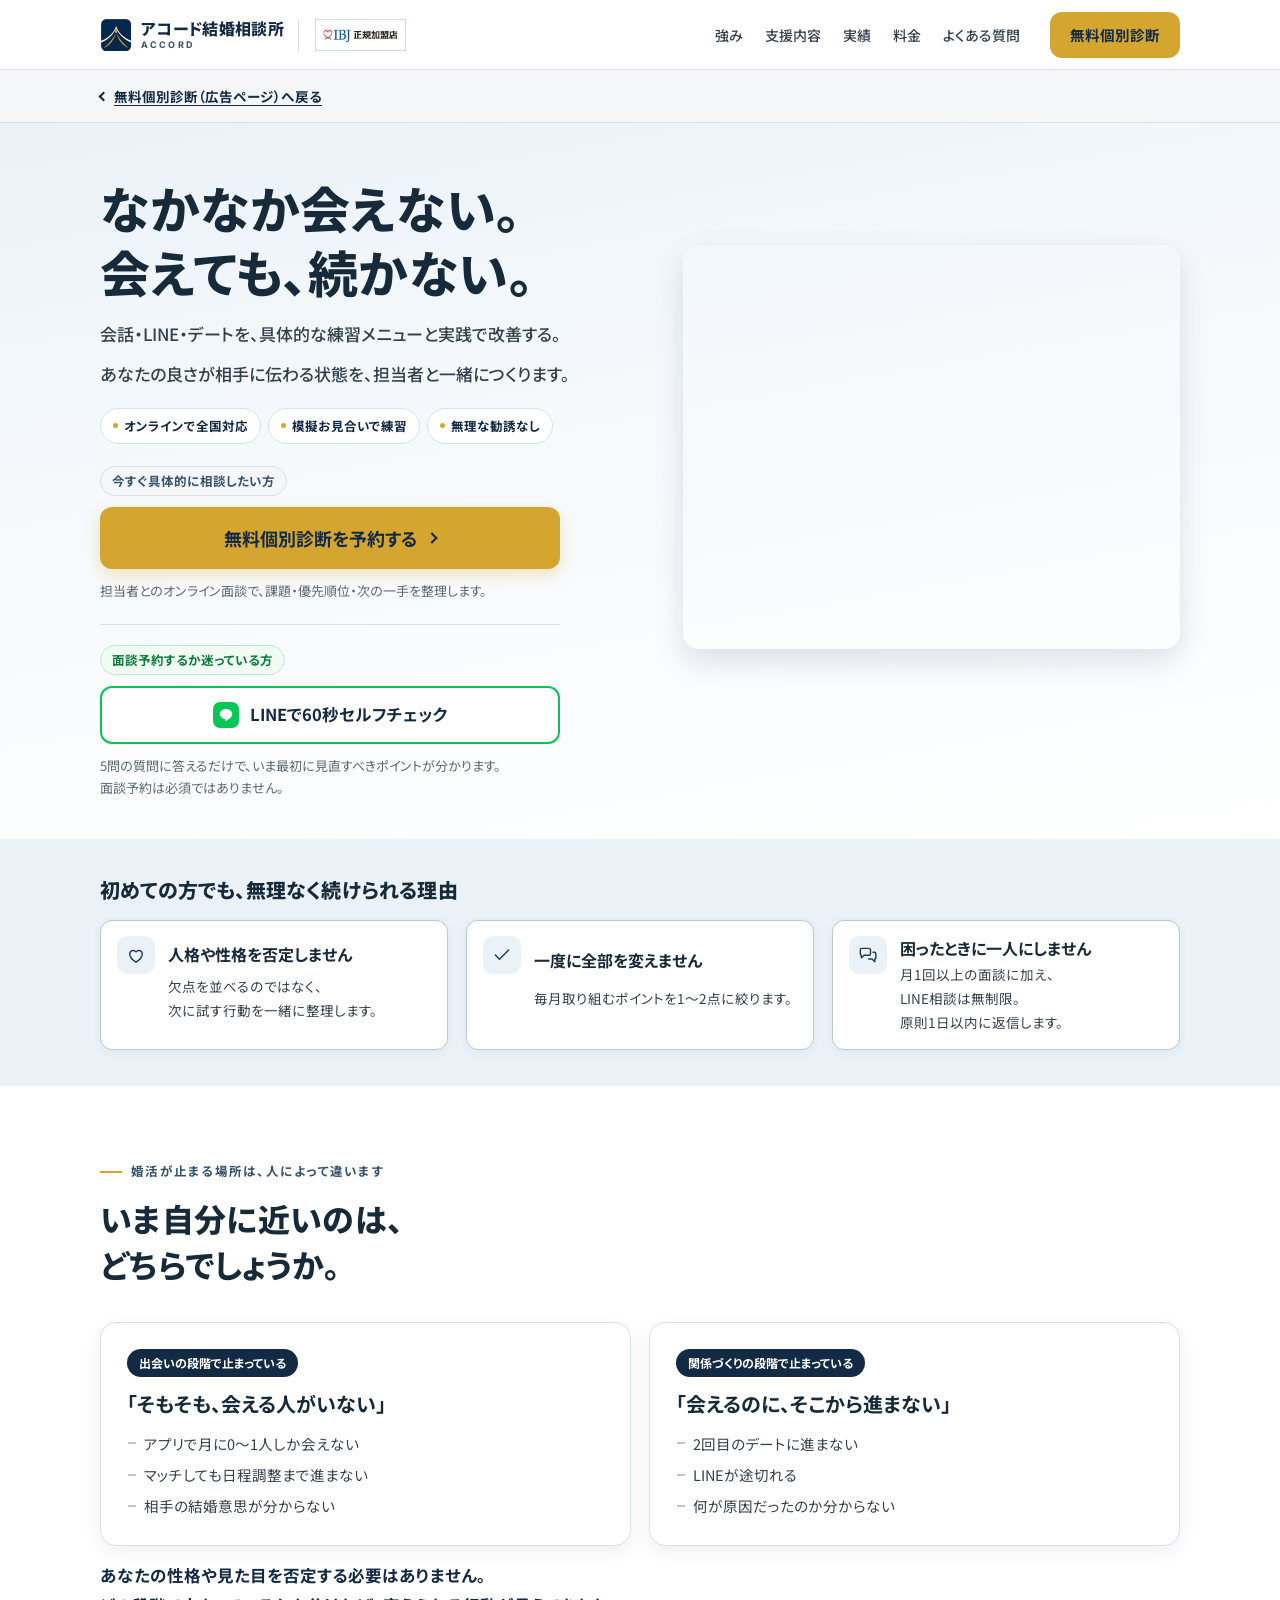
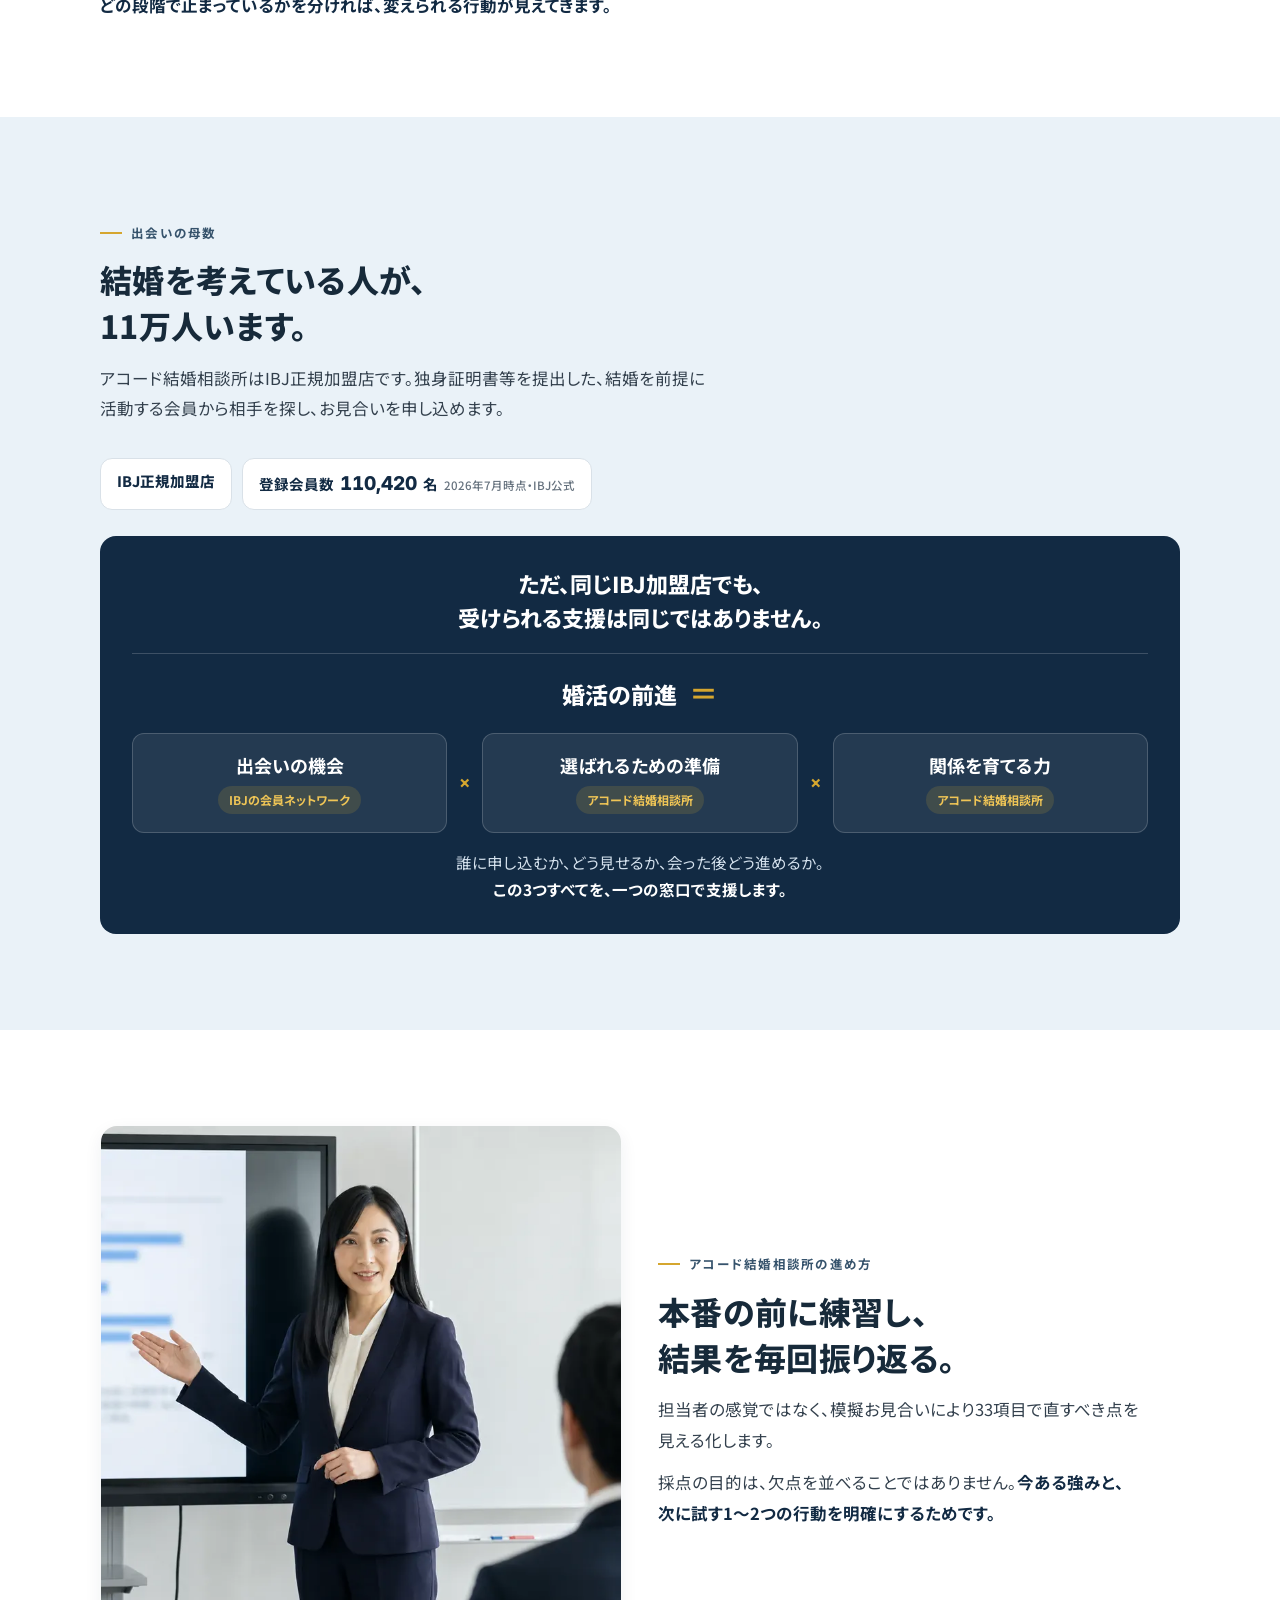
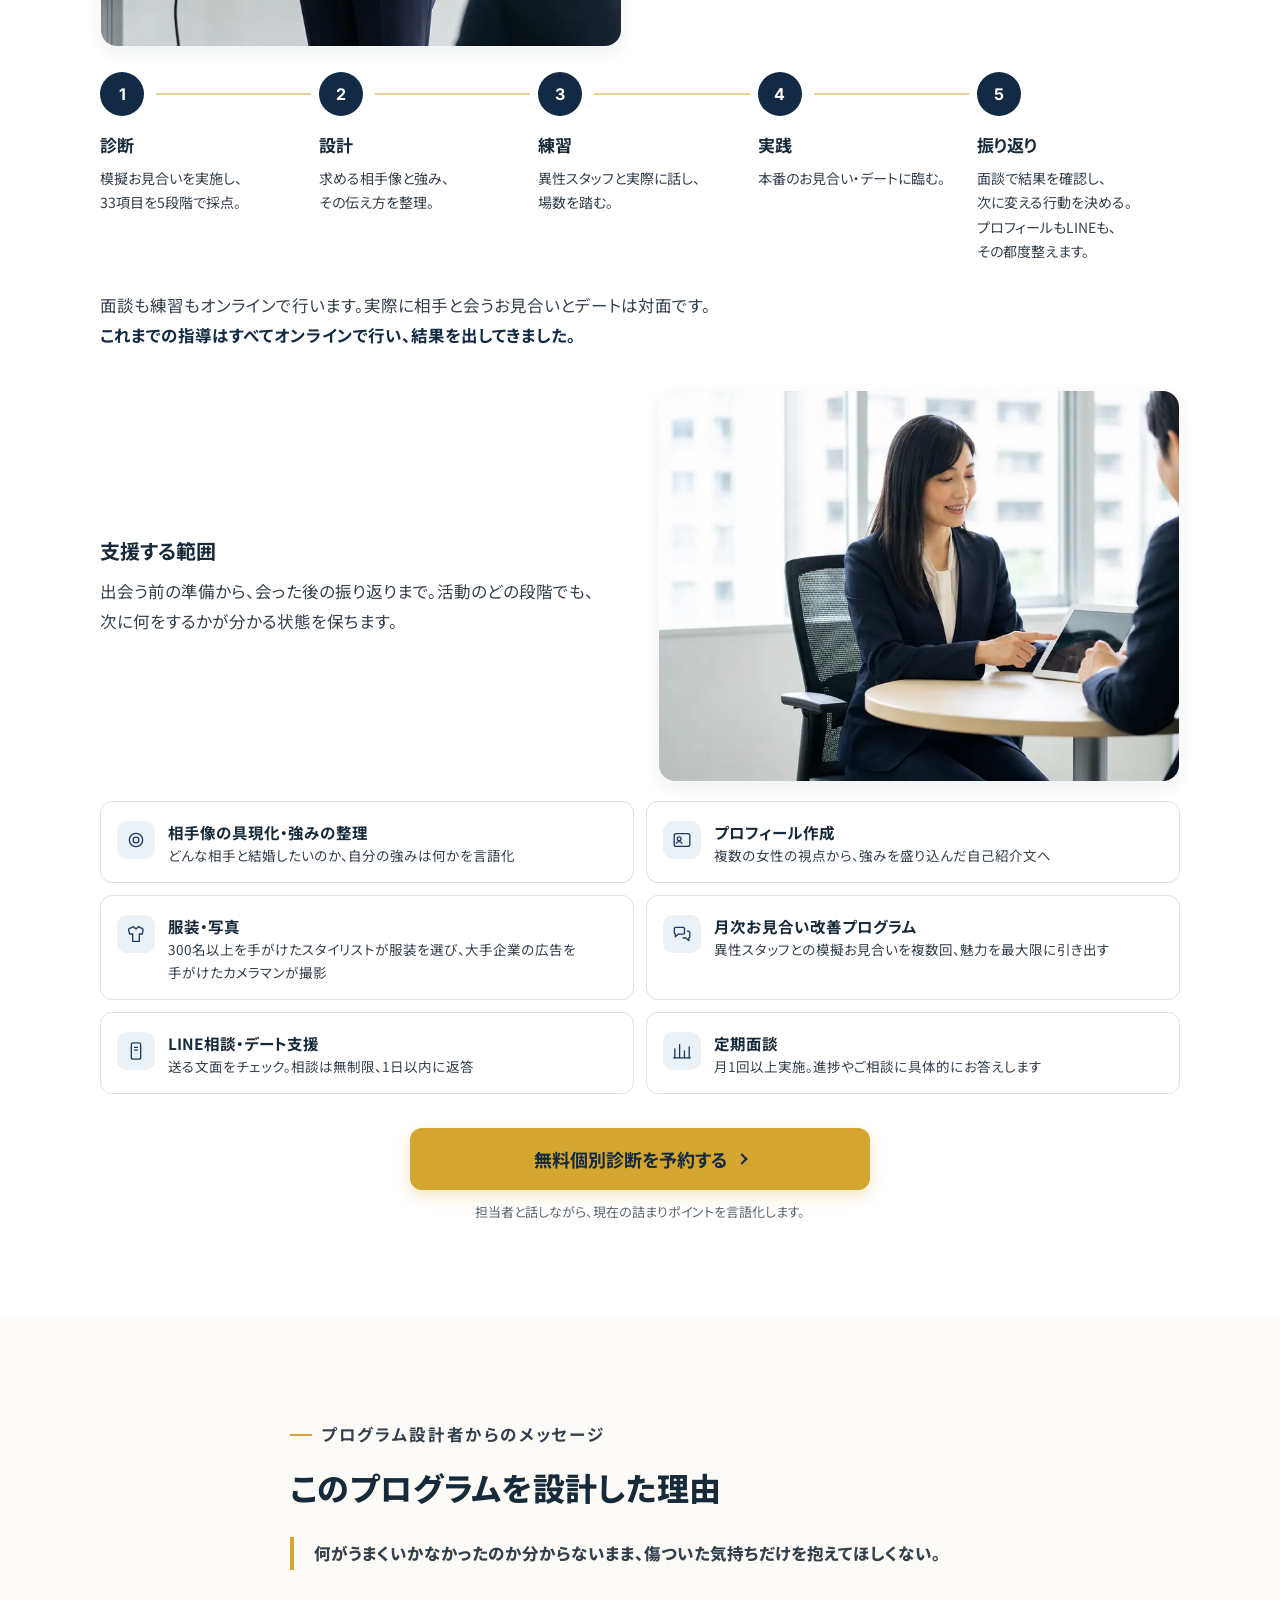
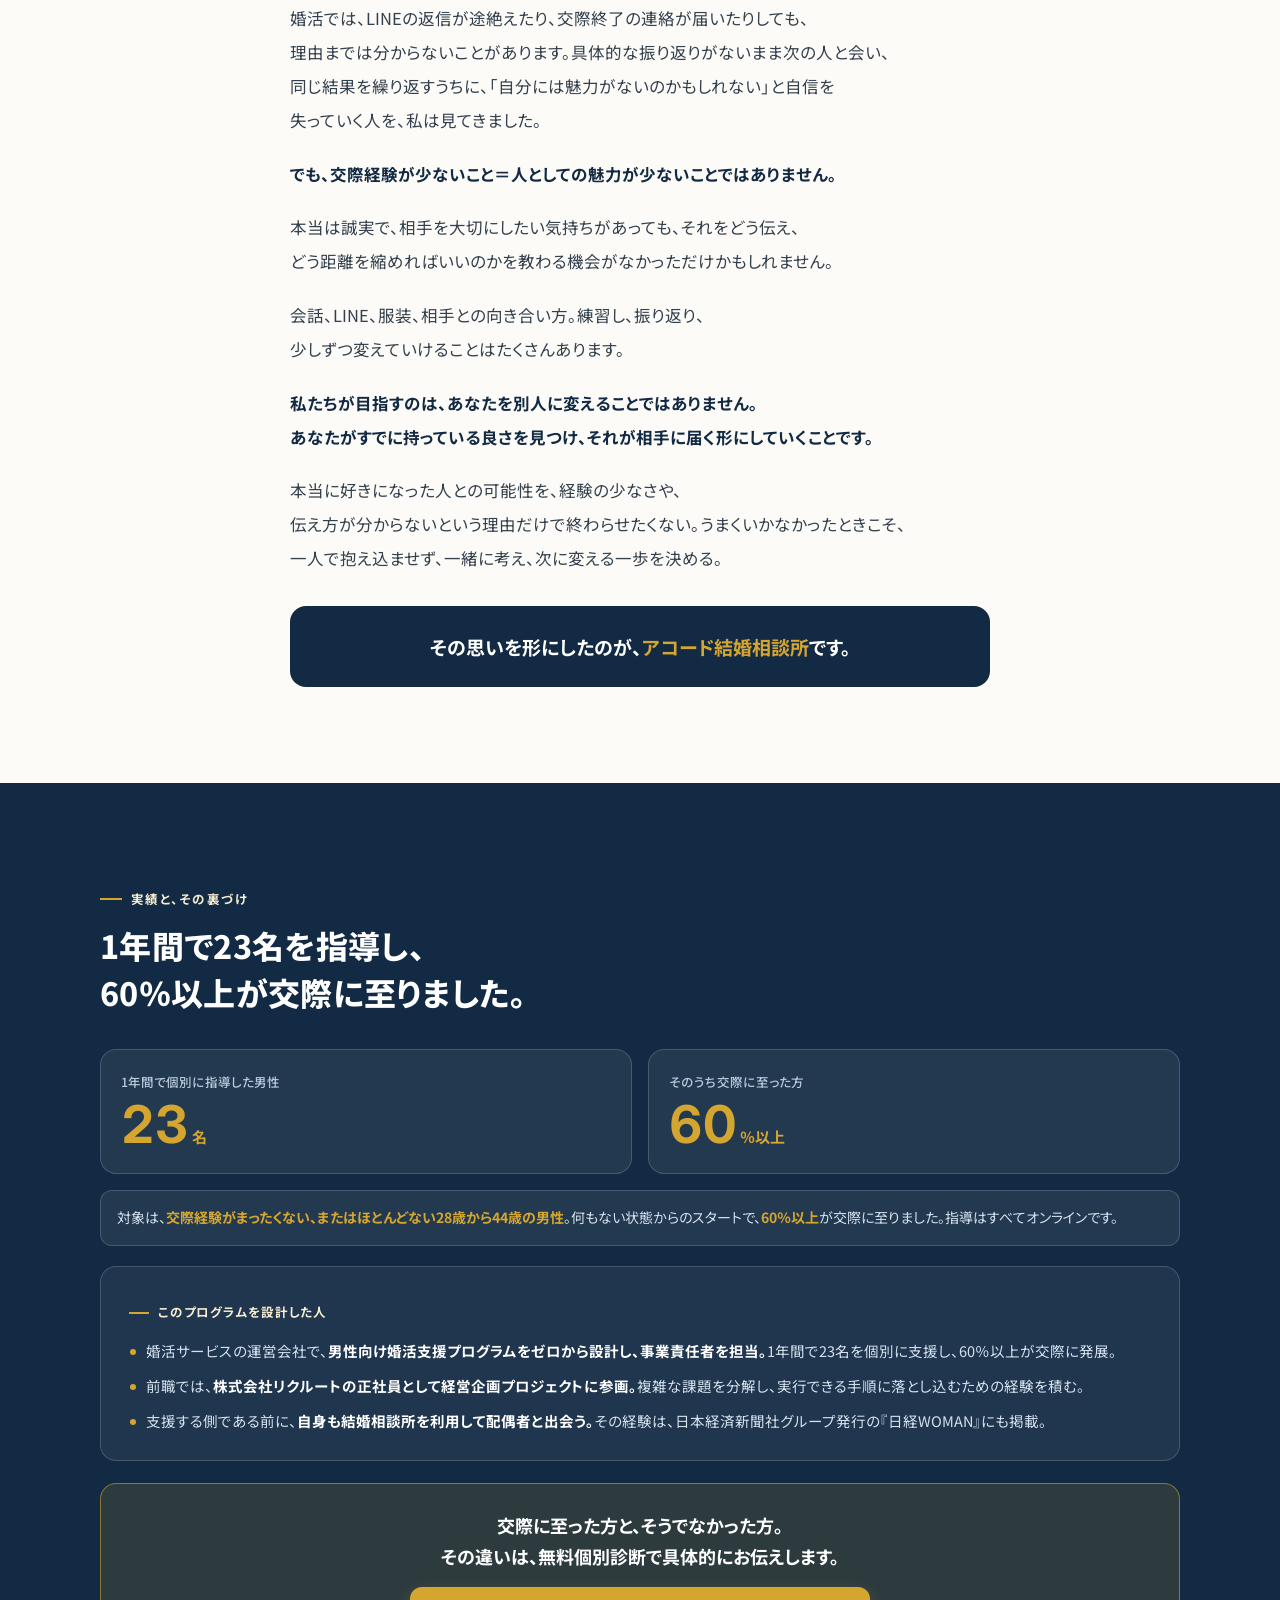
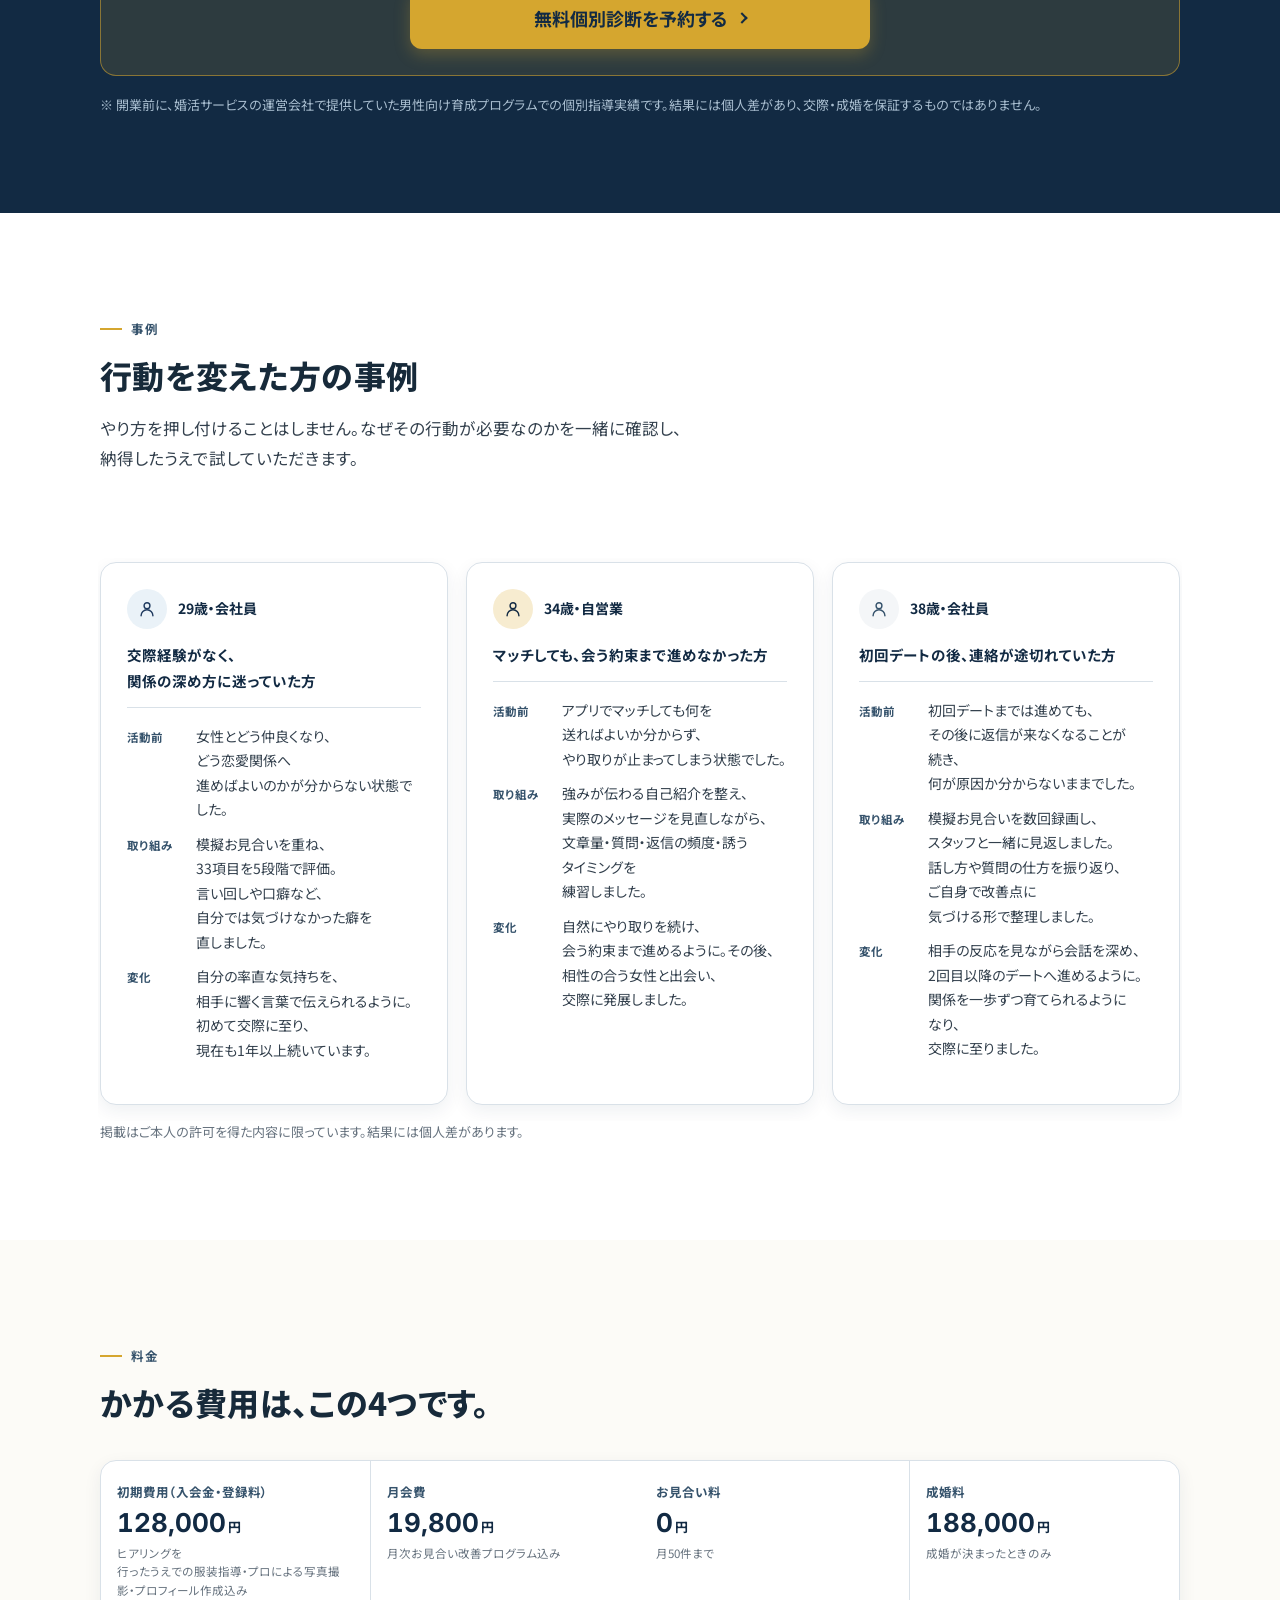
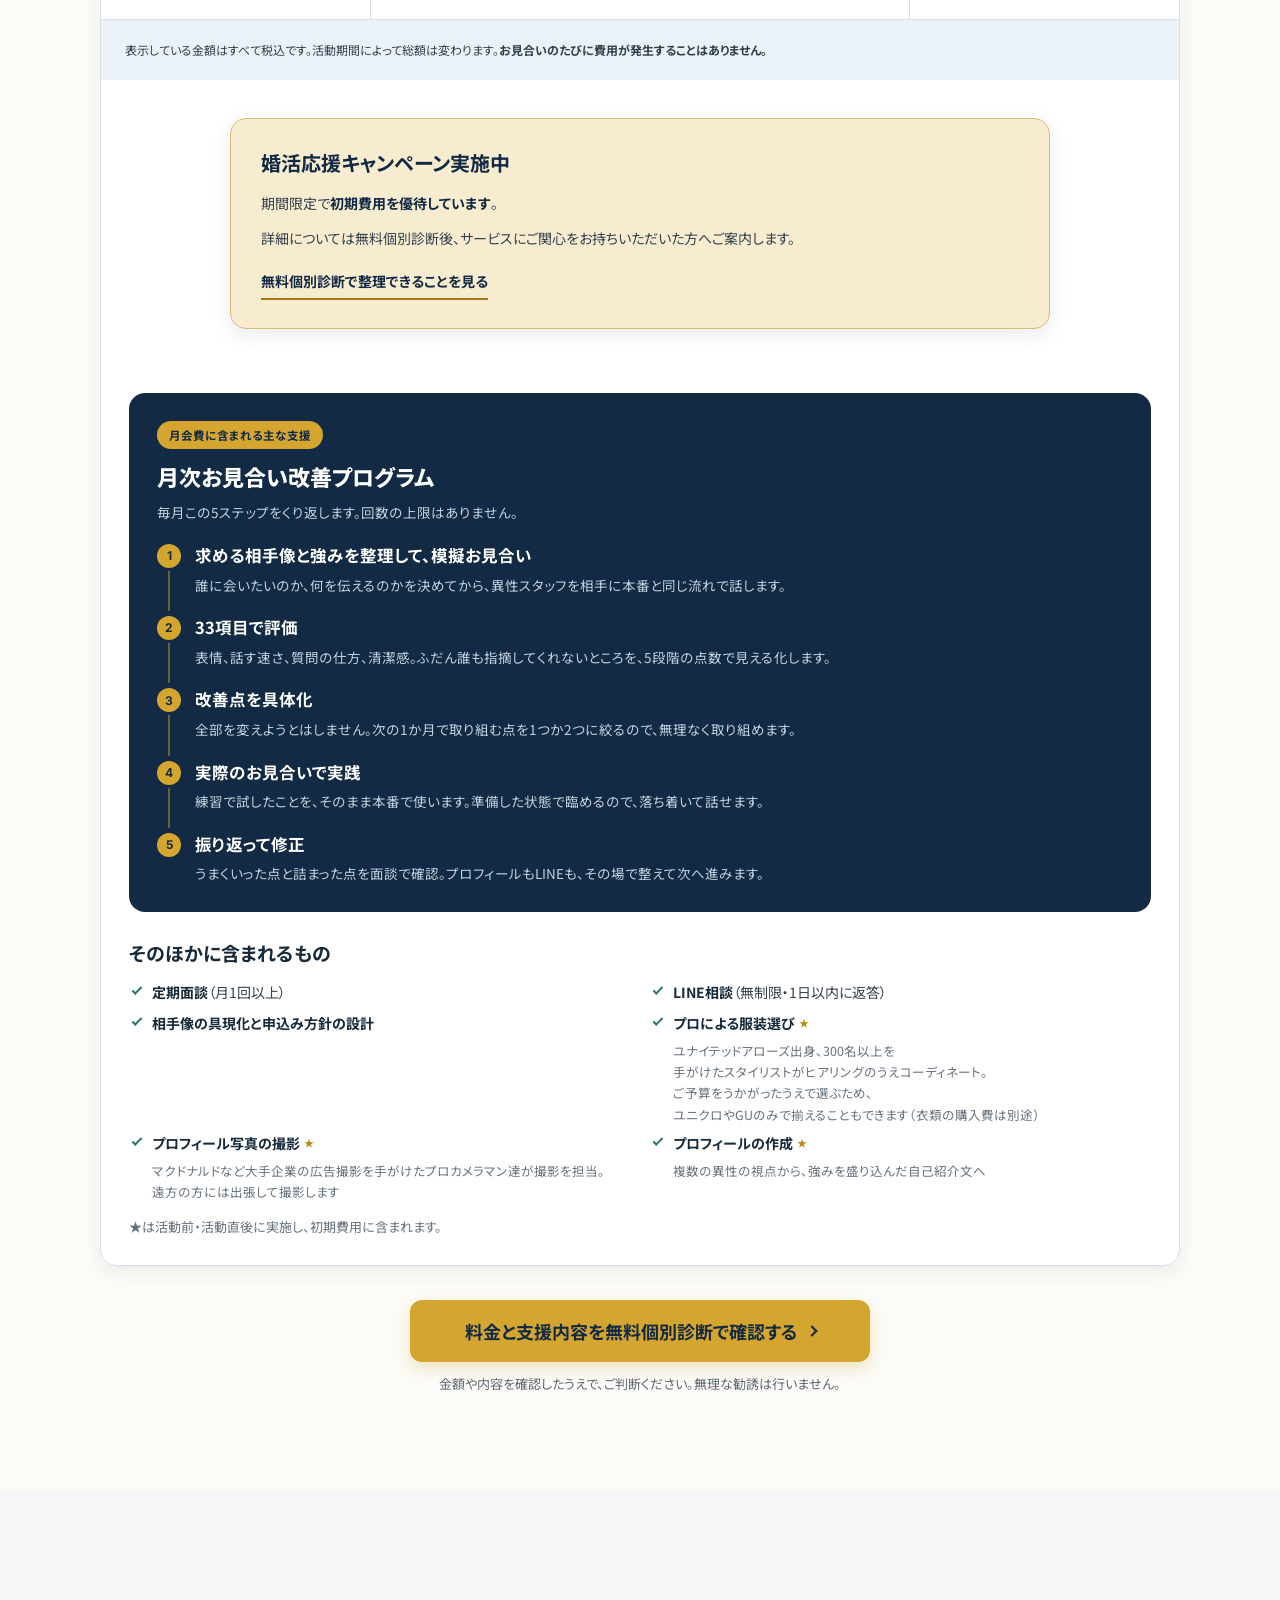
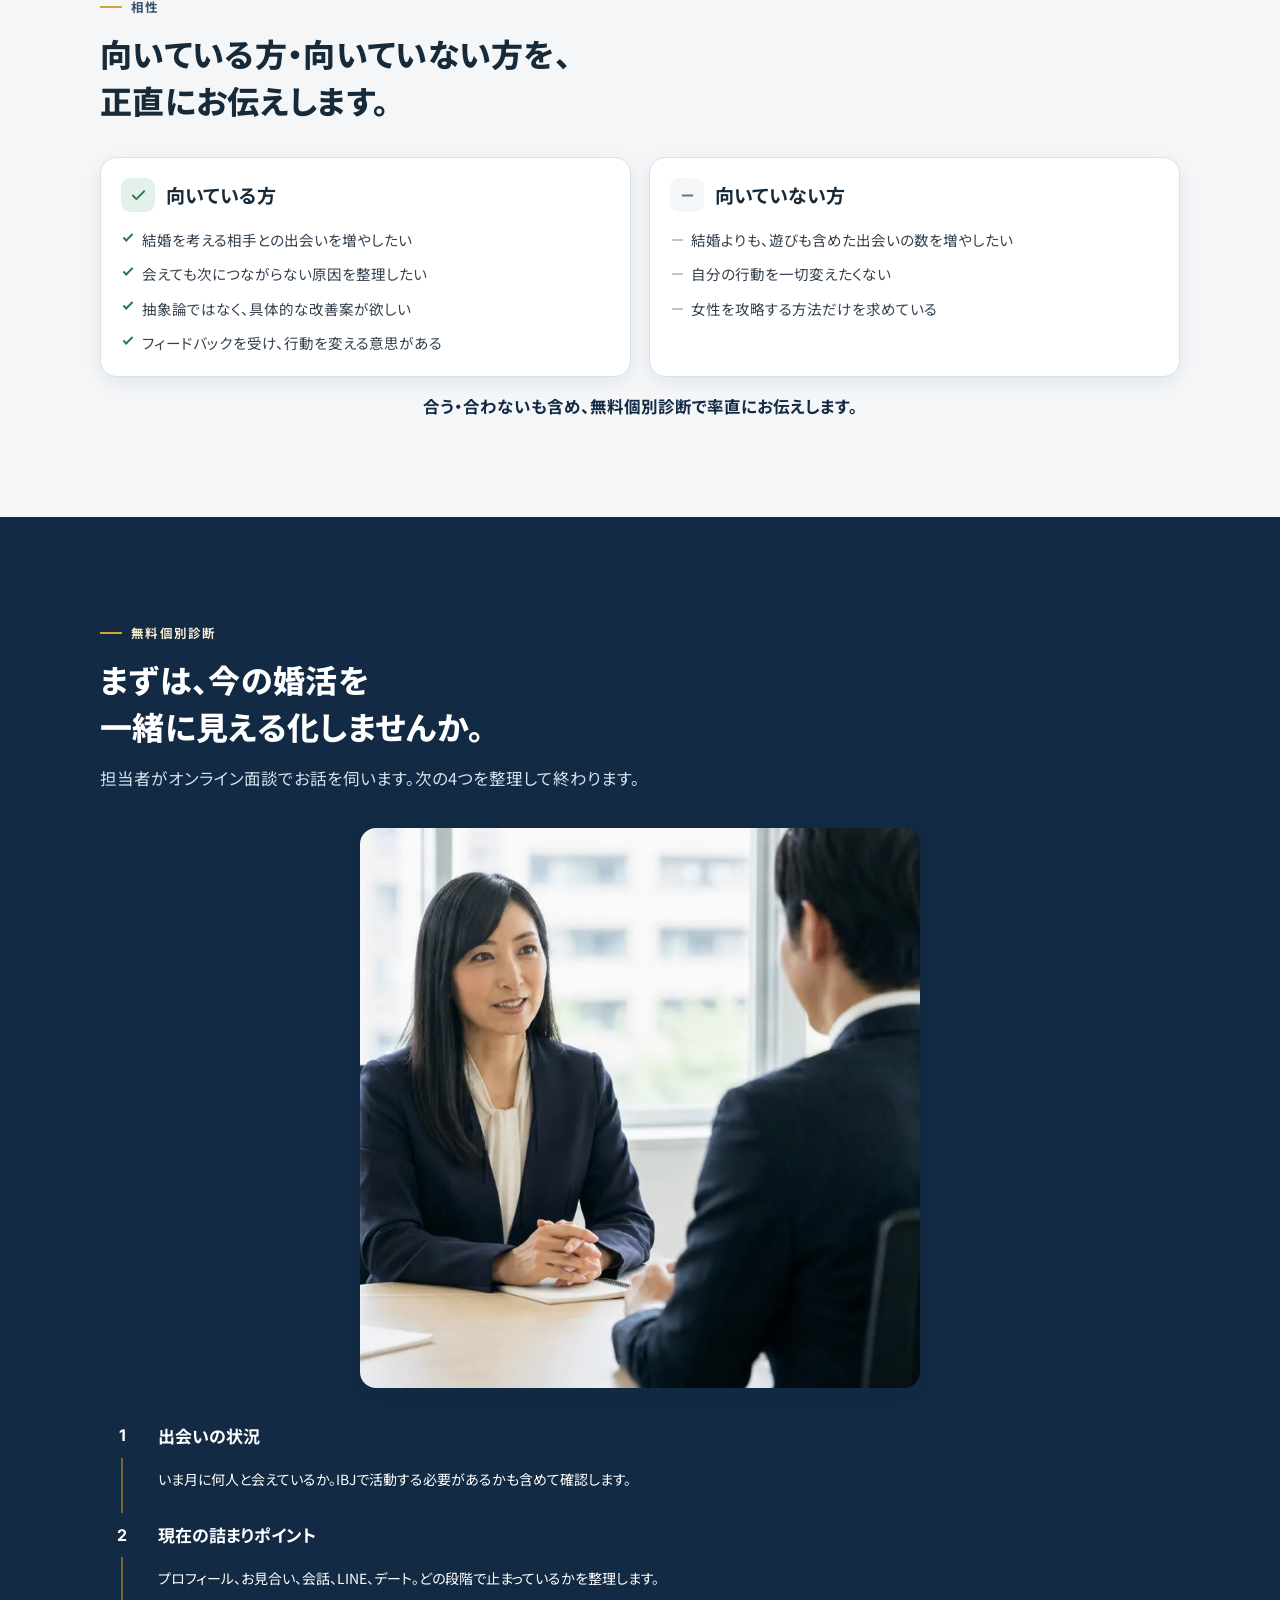
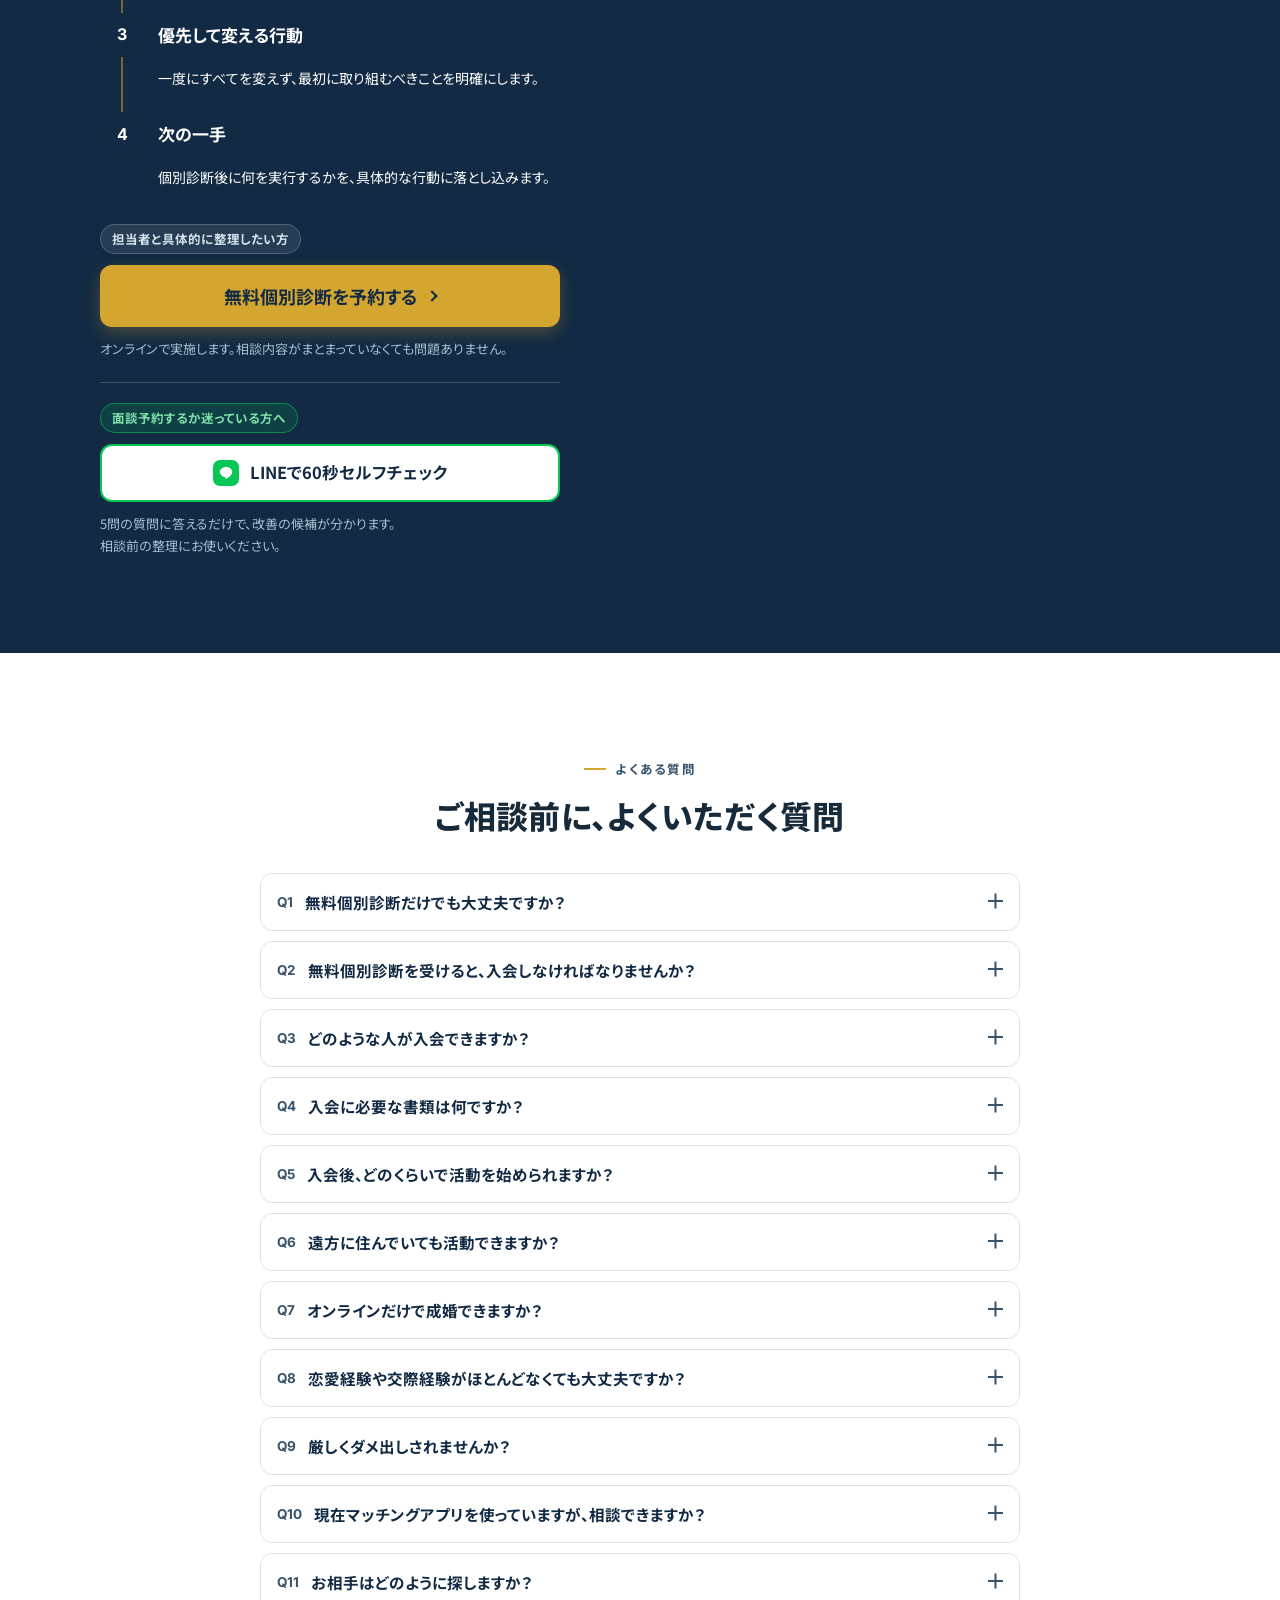
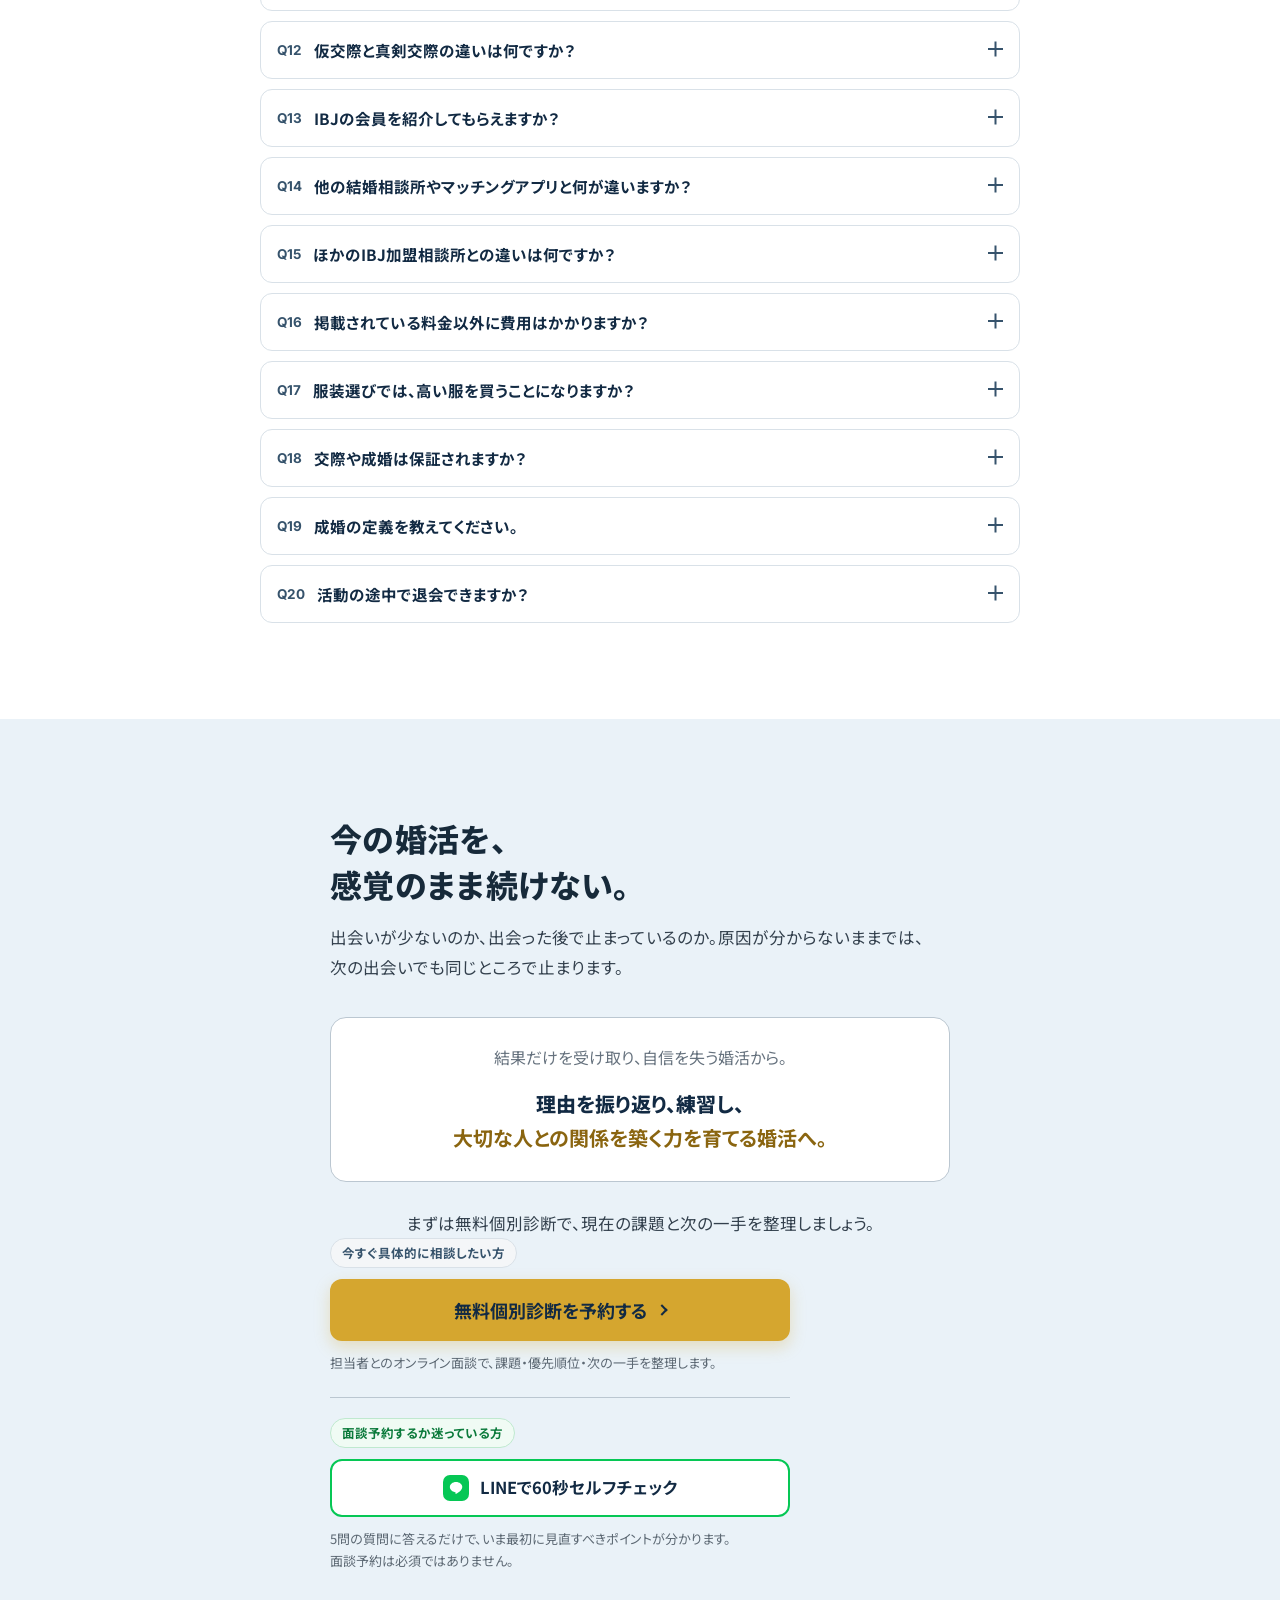
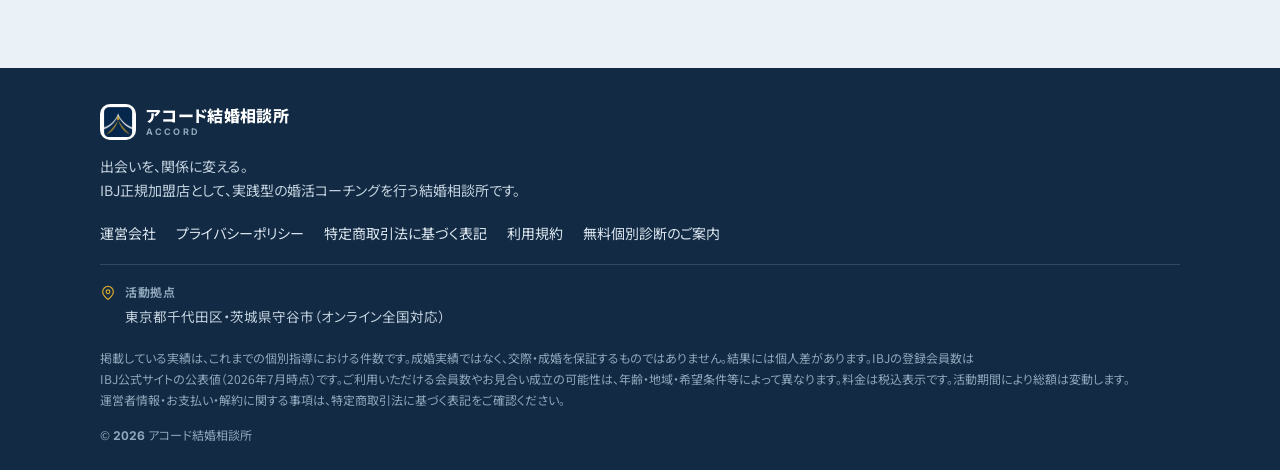
<file: service.html>
<!doctype html>
<html lang="ja">
<head>
<meta charset="utf-8">
<meta name="viewport" content="width=device-width, initial-scale=1">
<title>サービス内容と料金｜アコード結婚相談所・IBJ正規加盟店</title>
<meta name="description" content="アコード結婚相談所のサービス内容、支援の進め方、料金、IBJ正規加盟店としての活動環境をまとめたページです。無料個別診断のご案内は診断ページをご覧ください。">
<link rel="canonical" href="https://accord-marriage.jp/service.html">
<meta name="robots" content="index, follow">
<meta property="og:type" content="website">
<meta property="og:title" content="サービス内容と料金｜アコード結婚相談所">
<meta property="og:description" content="支援の進め方、料金、IBJ正規加盟店としての活動環境をまとめたページです。">
<meta property="og:image" content="https://accord-marriage.jp/assets/images/ogp-service.jpg">
<meta property="og:image:width" content="1200">
<meta property="og:image:height" content="630">
<meta property="og:url" content="https://accord-marriage.jp/service.html">
<meta property="og:locale" content="ja_JP">
<meta name="twitter:card" content="summary_large_image">
<link rel="icon" type="image/webp" href="assets/images/logo.webp">
<link rel="preconnect" href="https://fonts.googleapis.com">
<link rel="preconnect" href="https://fonts.gstatic.com" crossorigin>
<link href="https://fonts.googleapis.com/css2?family=Inter:wght@400;500;700&family=Noto+Sans+JP:wght@400;500;700;800&display=swap" rel="stylesheet">
<style>
/* ============================================================
   TOKENS（既存LPと同一）
   ============================================================ */
:root{
  --navy:#1F3A5F; --navy-deep:#122A43; --navy-mid:#36536C;
  --white:#FFFFFF; --warm:#FCFBF7; --pale:#EAF2F8; --gray:#F4F6F8;
  --gold:#D5A62F; --gold-hover:#B98A18; --gold-soft:#F7ECD0;
  --t-head:#172A3A; --t-body:#33404D; --t-sub:#66727E;
  --line:#D9E1E8; --line-strong:#BBC7D1;
  --ok:#237A57; --line-green:#06C755; --line-green-dark:#05A648;
  --font-jp:"Noto Sans JP",-apple-system,BlinkMacSystemFont,"Hiragino Kaku Gothic ProN","Yu Gothic",sans-serif;
  --font-en:"Inter",var(--font-jp);
  --wrap:1080px; --hd:60px; --r:14px;
  --shadow:0 6px 18px rgba(18,42,67,.07);
  --sec:56px;
}
@media (min-width:768px){ :root{ --hd:70px; --sec:80px; --r:16px } }
@media (min-width:1024px){ :root{ --sec:96px } }

*,*::before,*::after{box-sizing:border-box}
html{-webkit-text-size-adjust:100%;scroll-behavior:smooth}
body{
  margin:0;padding-top:var(--hd);padding-bottom:78px;
  font-family:var(--font-jp);font-size:16px;line-height:1.8;
  color:var(--t-body);background:var(--white);
  word-break:normal;line-break:strict;overflow-wrap:break-word;overflow-x:hidden;font-feature-settings:"palt" 1;
}
@media (min-width:768px){ body{padding-bottom:0} }
img{max-width:100%;height:auto;display:block}
a{color:inherit}
ul,ol{margin:0;padding:0;list-style:none}
h1,h2,h3,h4{margin:0;word-break:auto-phrase}
p{margin:0}
button{font:inherit;color:inherit;background:none;border:0;cursor:pointer}
:focus-visible{outline:3px solid var(--navy);outline-offset:2px;border-radius:4px}
.on-dark :focus-visible{outline-color:var(--gold)}
p,li{text-wrap:pretty}
.pw > span{display:inline-block}
.pwb{display:inline-block}
.pwn{white-space:nowrap}

.wrap{width:min(var(--wrap),100% - 32px);margin-inline:auto}
@media (min-width:768px){ .wrap{width:min(var(--wrap),100% - 56px)} }
.sec{padding-block:var(--sec)}
.sec[id]{scroll-margin-top:calc(var(--hd) + 8px)}
.bg-white{background:var(--white)}
.bg-warm{background:var(--warm)}
.bg-pale{background:var(--pale)}
.bg-gray{background:var(--gray)}
.bg-navy{background:var(--navy-deep);color:#fff}
.sr-only{position:absolute;width:1px;height:1px;padding:0;margin:-1px;overflow:hidden;clip:rect(0 0 0 0);white-space:nowrap;border:0}
a.sr-only:focus{position:fixed;top:10px;left:10px;z-index:200;width:auto;height:auto;margin:0;clip:auto;
  padding:12px 20px;background:var(--navy-deep);color:#fff;border-radius:10px;font-size:15px;font-weight:700;text-decoration:none}

/* ============================================================
   TYPE
   ============================================================ */
h1{font-size:30px;font-weight:800;line-height:1.38;letter-spacing:.01em;color:var(--t-head)}
@media (min-width:768px){ h1{font-size:44px;line-height:1.28} }
@media (min-width:1024px){ h1{font-size:50px} }
h2{font-size:24px;font-weight:800;line-height:1.45;letter-spacing:.01em;color:var(--t-head)}
@media (min-width:768px){ h2{font-size:32px} }
h3{font-size:17px;font-weight:700;line-height:1.55;color:var(--t-head)}
@media (min-width:768px){ h3{font-size:19px} }
.on-dark h1,.on-dark h2,.on-dark h3{color:#fff}
.lead{margin-top:14px;font-size:15.5px;line-height:1.85;color:var(--t-body)}
@media (min-width:768px){ .lead{font-size:16.5px;max-width:640px} }
.on-dark .lead{color:#D5E2EE}
.note{font-size:13px;line-height:1.75;color:var(--t-sub)}
.on-dark .note{color:#A9BED0}
.num{font-family:var(--font-en);font-weight:700;font-variant-numeric:tabular-nums}

.eyebrow{display:inline-flex;align-items:center;gap:9px;font-size:12.5px;font-weight:700;
  letter-spacing:.1em;color:var(--navy-mid);margin-bottom:12px}
.eyebrow::before{content:"";width:22px;height:2px;background:var(--gold)}
.on-dark .eyebrow{color:var(--gold-soft)}
.shead{margin-bottom:26px}
@media (min-width:768px){ .shead{margin-bottom:34px} }

/* ============================================================
   BUTTONS / CTA
   ============================================================ */
.btn{
  display:flex;align-items:center;justify-content:center;gap:10px;width:100%;
  min-height:58px;padding:13px 20px;border-radius:12px;
  background:var(--gold);color:var(--navy-deep);
  font-size:16.5px;font-weight:700;line-height:1.45;text-decoration:none;text-align:center;
  box-shadow:0 6px 16px rgba(213,166,47,.28);
  transition:background-color .18s ease,transform .18s ease;
}
@media (min-width:768px){ .btn{font-size:18px;min-height:62px} }
.btn:hover{background:var(--gold-hover);color:#fff}
.btn:active{transform:translateY(1px)}
.btn .arw{flex:none;width:8px;height:8px;border-top:2px solid currentColor;border-right:2px solid currentColor;transform:rotate(45deg)}

.btn-line{
  display:flex;align-items:center;justify-content:center;gap:11px;width:100%;
  min-height:54px;padding:12px 18px;border-radius:12px;
  background:#fff;color:var(--navy-deep);border:2px solid var(--line-green);
  font-size:15.5px;font-weight:700;line-height:1.45;text-decoration:none;
  transition:background-color .18s ease,border-color .18s ease;
}
@media (min-width:768px){ .btn-line{font-size:16.5px;min-height:58px} }
.btn-line:hover{background:#F2FCF6;border-color:var(--line-green-dark)}
.btn-line .ico{flex:none;display:flex;align-items:center;justify-content:center;
  width:26px;height:26px;border-radius:7px;background:var(--line-green);color:#fff}

.cta-g{display:flex;flex-direction:column;gap:11px;max-width:460px}
.cta-c{margin-inline:auto}
.cta-g + .cta-g{margin-top:22px;padding-top:20px;border-top:1px solid var(--line)}
.on-dark .cta-g + .cta-g{border-top-color:rgba(255,255,255,.18)}
.bg-pale .cta-g + .cta-g{border-top-color:var(--line-strong)}
.cta-for{display:inline-flex;align-self:flex-start;padding:4px 11px;border-radius:999px;
  background:var(--gray);border:1px solid var(--line);
  font-size:12.5px;font-weight:700;line-height:1.6;color:var(--navy-mid)}
.cta-for--l{background:#F0FBF4;border-color:#BFE9CF;color:#0B7A3B}
.on-dark .cta-for{background:rgba(255,255,255,.09);border-color:rgba(255,255,255,.2);color:#D5E2EE}
.on-dark .cta-for--l{background:rgba(6,199,85,.14);border-color:rgba(6,199,85,.55);color:#7FE0A8}
.cta-note{font-size:13px;line-height:1.7;color:#5C6873}
.on-dark .cta-note{color:#A9BED0}
.cta-blk{margin-top:34px}

/* ============================================================
   HEADER
   ============================================================ */
.hd{position:fixed;inset:0 0 auto 0;z-index:120;height:var(--hd);background:#fff;border-bottom:1px solid var(--line)}
.hd__in{display:flex;align-items:center;gap:14px;height:100%}
.hd__logo{display:flex;align-items:center;gap:9px;color:var(--navy-deep);text-decoration:none;flex:none}
.hd__ibj{display:block;flex:none;margin-right:auto;padding-left:11px;
  border-left:1px solid var(--line);line-height:0}
.hd__ibj img{display:block;width:auto;height:26px}
@media (min-width:360px){ .hd__ibj{padding-left:13px} .hd__ibj img{height:30px} }
@media (min-width:768px){ .hd__ibj{padding-left:16px} .hd__ibj img{height:32px} }
.hd__ibj[hidden]{display:none}
.logo-mark{flex:none;display:block;width:28px;height:28px}
.logo-mark img{width:100%;height:100%;display:block}
.logo-txt{display:flex;flex-direction:column;line-height:1.15}
.logo-txt b{font-size:14.5px;font-weight:800;letter-spacing:.02em}
@media (min-width:768px){ .logo-txt b{font-size:16px} .logo-mark{width:32px;height:32px} }
.logo-txt i{font-family:var(--font-en);font-style:normal;font-size:9px;font-weight:700;letter-spacing:.24em;color:var(--navy-mid);margin-top:2px}
.hd__nav{display:none;margin-right:16px;margin-left:auto}
.hd__nav ul{display:flex;gap:22px}
.hd__nav a{font-size:14px;font-weight:500;text-decoration:none;color:var(--t-body)}
.hd__nav a:hover{color:var(--navy)}
.hd__cta{display:none;flex:none}
.hd__cta .btn{width:auto;min-height:46px;padding:9px 20px;font-size:14.5px;box-shadow:none}
@media (min-width:1024px){ .hd__nav{display:block} .hd__cta{display:block} }

/* ============================================================
   HERO
   ============================================================ */
.hero{background:linear-gradient(170deg,var(--pale) 0%,#F5F9FC 40%,#fff 100%);overflow:hidden}
.hero__in{display:grid;gap:24px;padding-block:24px 30px}
@media (min-width:900px){
  .hero__in{grid-template-columns:1fr 46%;gap:44px;align-items:start;padding-block:52px 40px}
  .hero__copy{order:1}
  /* 画像の上端を、見出し2行目の高さに合わせる */
  .hero__media{order:2;margin-top:62px}
}
@media (min-width:1024px){ .hero__media{margin-top:70px} }
.hero__media{border-radius:var(--r);overflow:hidden;box-shadow:0 12px 30px rgba(18,42,67,.13);
  max-width:560px;margin-inline:auto;width:100%}
.hero__media img{width:100%;height:auto;display:block}
.hero h1{margin-bottom:16px}
.hero__sub{font-size:16px;font-weight:500;line-height:1.8;color:var(--t-body)}
@media (min-width:768px){ .hero__sub{font-size:17px} }
.hero__pts{display:flex;flex-wrap:wrap;gap:7px;margin:18px 0 22px}
.hero__pts li{display:inline-flex;align-items:center;gap:6px;padding:6px 12px;border-radius:999px;
  background:#fff;border:1px solid var(--line);font-size:12.5px;font-weight:700;color:var(--navy-deep)}
.hero__pts li::before{content:"";width:5px;height:5px;border-radius:50%;background:var(--gold);flex:none}

/* ============================================================
   CARDS
   ============================================================ */
.g{display:grid;gap:12px}
@media (min-width:768px){ .g{gap:18px} }
@media (min-width:640px){ .g2{grid-template-columns:1fr 1fr} }
@media (min-width:900px){ .g3{grid-template-columns:repeat(3,1fr)} }
.card{background:#fff;border:1px solid var(--line);border-radius:var(--r);box-shadow:var(--shadow);padding:20px}
@media (min-width:768px){ .card{padding:26px} }
.card h3{margin-bottom:9px}
.card p{font-size:14.5px;line-height:1.8}

/* 安心材料 */
#safe + .sec{padding-top:calc(var(--sec) * .68)}
.safe li{background:#fff}
.safe li{display:grid;grid-template-columns:38px 1fr;grid-template-rows:auto auto;gap:3px 13px;
  background:#fff;border:1px solid var(--line-strong);border-radius:12px;padding:15px 16px;
  box-shadow:0 2px 8px rgba(18,42,67,.05)}
.safe__i{grid-row:1 / span 2;display:flex;align-items:center;justify-content:center;
  width:38px;height:38px;border-radius:10px;background:var(--pale);color:var(--navy)}
.safe b{font-size:15.5px;font-weight:700;color:var(--t-head);line-height:1.5;align-self:center}
@media (min-width:768px){ .safe b{font-size:16px} }
.safe > li > span:last-child{font-size:13.5px;line-height:1.75;color:var(--t-body)}
.sp-br{display:inline}
@media (min-width:600px){ .sp-br{display:none} }

/* 2択カード */
.pick{display:flex;flex-direction:column}
.pick__tag{align-self:flex-start;padding:5px 12px;border-radius:999px;background:var(--navy-deep);color:#fff;
  font-size:12px;font-weight:700;line-height:1.5;margin-bottom:11px}
.pick h3{font-size:18px;margin-bottom:12px}
@media (min-width:768px){ .pick h3{font-size:20px} }
.pick ul li{position:relative;padding-left:17px;font-size:14.5px;line-height:1.75}
.pick ul li + li{margin-top:6px}
.pick ul li::before{content:"";position:absolute;left:1px;top:.8em;width:8px;height:2px;background:var(--line-strong)}

/* IBJ信頼チップ */
.chips{display:flex;flex-wrap:wrap;gap:10px;margin-bottom:26px}
.chips li{display:flex;align-items:baseline;gap:6px;flex-wrap:wrap;
  padding:11px 16px;border-radius:12px;background:#fff;border:1px solid var(--line);
  font-size:14.5px;font-weight:700;color:var(--navy-deep);line-height:1.5}
.chips li b{font-weight:800}
.chips li .num{font-size:19px}
.chips li > span{font-size:11.5px;font-weight:500;color:var(--t-sub)}

/* かけ算の式 */
.eq{padding:22px 18px;border-radius:var(--r);background:var(--navy-deep);color:#fff}
@media (min-width:768px){ .eq{padding:30px 32px} }
.eq__h{font-size:18px;font-weight:800;line-height:1.55;color:#fff;
  padding-bottom:18px;margin-bottom:20px;border-bottom:1px solid rgba(255,255,255,.18)}
@media (min-width:768px){ .eq__h{font-size:22px;text-align:center} }
.eq__lead{display:flex;align-items:center;justify-content:center;gap:12px;
  font-size:19px;font-weight:800;color:#fff;margin-bottom:14px}
@media (min-width:768px){ .eq__lead{font-size:23px;margin-bottom:18px} }
.eq__lead i{font-style:normal;font-family:var(--font-en);font-weight:700;font-size:24px;color:var(--gold);line-height:1}
@media (min-width:768px){ .eq__lead i{font-size:29px} }
.eq__row{display:grid;gap:6px}
@media (min-width:768px){ .eq__row{display:flex;align-items:stretch;justify-content:center;gap:12px} }
.eq__t{display:flex;flex-direction:column;align-items:center;justify-content:center;gap:7px;text-align:center;
  padding:14px 12px;border-radius:12px;background:rgba(255,255,255,.08);border:1px solid rgba(255,255,255,.18)}
@media (min-width:768px){ .eq__t{flex:1 1 0;min-width:0;padding:18px 14px} }
.eq__t b{font-size:16px;font-weight:700;line-height:1.5;color:#fff}
@media (min-width:768px){ .eq__t b{font-size:18px} }
.eq__t > span{font-size:12px;font-weight:700;color:#EFC556;white-space:nowrap;
  padding:3px 11px;border-radius:999px;background:rgba(213,166,47,.16)}
.eq__x{display:flex;align-items:center;justify-content:center;flex:none;line-height:1;
  font-style:normal;font-family:var(--font-en);font-size:17px;font-weight:700;color:var(--gold)}
.eq__n{margin-top:16px;text-align:center;font-size:14.5px;line-height:1.8;color:#D5E2EE}
@media (min-width:768px){ .eq__n{font-size:15.5px} }
.eq__n b{color:#fff}

/* ステップ */
.steps{display:grid;gap:0}
@media (min-width:900px){ .steps{grid-template-columns:repeat(5,1fr);gap:16px} }
.step{position:relative;display:grid;grid-template-columns:44px 1fr;gap:14px;padding-bottom:20px}
@media (min-width:900px){ .step{display:block;padding-bottom:0} }
.step:last-child{padding-bottom:0}
.step__n{grid-row:1 / span 2;display:flex;align-items:center;justify-content:center;
  width:44px;height:44px;border-radius:50%;background:var(--navy-deep);color:#fff;
  font-family:var(--font-en);font-size:16px;font-weight:700;position:relative;z-index:1}
@media (min-width:900px){ .step__n{margin-bottom:16px} }
.step:not(:last-child)::before{
  content:"";position:absolute;left:21px;top:44px;bottom:0;width:2px;background:var(--gold);opacity:.5}
@media (min-width:900px){
  .step:not(:last-child)::before{left:56px;right:-8px;top:21px;bottom:auto;width:auto;height:2px}
}
.steps--v{max-width:660px}
@media (min-width:900px){
  .steps--v{display:grid;grid-template-columns:1fr;gap:0}
  .steps--v .step{display:grid;grid-template-columns:44px 1fr;grid-template-rows:auto auto;
    gap:2px 14px;padding-bottom:22px;align-items:start}
  .steps--v .step:last-child{padding-bottom:0}
  .steps--v .step__n{grid-row:1 / span 2;margin-bottom:0}
  .steps--v .step h3{grid-column:2;align-self:center;min-height:44px;display:flex;align-items:center}
  .steps--v .step p{grid-column:2;margin-top:0}
  .steps--v .step:not(:last-child)::before{left:21px;right:auto;top:44px;bottom:-2px;width:2px;height:auto}
}
.step h3{font-size:16px;align-self:center}
@media (min-width:900px){ .step h3{font-size:17px;margin-bottom:7px} }
.step p{grid-column:2;font-size:14px;line-height:1.75;margin-top:5px}
@media (min-width:900px){ .step p{margin-top:0} }

/* セクション内の写真 */
.pic{margin:0;border-radius:var(--r);overflow:hidden;box-shadow:var(--shadow);
  max-width:520px;margin-inline:auto}
.pic img{width:100%;height:auto;display:block}
.pic figcaption{padding:10px 2px 0;font-size:12.5px;line-height:1.7;color:var(--t-sub)}
.split{display:grid;gap:18px;align-items:center}
@media (min-width:900px){ .split{grid-template-columns:1fr 1fr;gap:36px} .split--r .pic{order:2} }

/* 支援内容リスト */
.svc{display:grid;gap:10px}
@media (min-width:768px){ .svc{grid-template-columns:1fr 1fr;gap:12px} }
.svc li{display:grid;grid-template-columns:38px 1fr;gap:13px;align-items:start;
  background:#fff;border:1px solid var(--line);border-radius:12px;padding:15px 16px}
.svc .i{display:flex;align-items:center;justify-content:center;width:38px;height:38px;
  border-radius:10px;background:var(--pale);color:var(--navy)}
.svc b{display:block;font-size:15.5px;font-weight:700;color:var(--t-head);line-height:1.5}
.svc li > span{display:block;margin-top:4px;font-size:13.5px;line-height:1.7;color:var(--t-body)}

/* ============================================================
   実績 / 経歴
   ============================================================ */
/* 設計した理由（メッセージ） */
.why{max-width:700px;margin-inline:auto}
.why__lead{
  font-size:19px;font-weight:800;line-height:1.75;color:var(--t-head);
  padding-left:16px;border-left:4px solid var(--gold);margin-bottom:26px;
}
@media (min-width:768px){ .why__lead{font-size:22px;padding-left:20px;margin-bottom:32px} }
.why p{font-size:15.5px;line-height:2.05;color:var(--t-body)}
@media (min-width:768px){ .why p{font-size:16.5px} }
.why p + p{margin-top:20px}
.why p.em{font-weight:700;color:var(--navy-deep)}
.why p.why__end{
  margin-top:30px;padding:20px 22px;border-radius:var(--r);
  background:var(--navy-deep);color:#fff;text-align:center;
  font-size:17px;font-weight:700;line-height:1.75;
}
@media (min-width:768px){ .why p.why__end{font-size:19px;padding:24px 28px} }
.why p.why__end b{color:var(--gold)}

/* からへ（対比） */
.shift{margin-top:24px;display:grid;gap:16px;justify-items:center;text-align:center}
.shift__a{font-size:15px;line-height:1.7;color:#A9BED0}
@media (min-width:768px){ .shift__a{font-size:16px} }
.shift__b{font-size:17px;font-weight:800;line-height:1.7;color:#fff}
@media (min-width:768px){ .shift__b{font-size:20px} }
.shift__b b{color:var(--gold)}

.shift--light{margin:28px 0 26px;padding:22px 18px;border-radius:var(--r);
  background:#fff;border:1px solid var(--line-strong)}
@media (min-width:768px){ .shift--light{padding:26px 24px} }
.shift--light .shift__a{color:var(--t-sub)}
.shift--light .shift__b{color:var(--navy-deep)}
.shift--light .shift__b b{color:#8A6510}

.stats{display:grid;grid-template-columns:1fr 1fr;gap:10px;margin-bottom:16px}
@media (min-width:640px){ .stats{gap:16px} }
.stat{background:rgba(255,255,255,.07);border:1px solid rgba(255,255,255,.17);border-radius:var(--r);padding:16px 14px}
@media (min-width:768px){ .stat{padding:22px 20px} }
.stat__k{font-size:12.5px;font-weight:500;color:#B9CBDA;line-height:1.55;margin-bottom:8px}
.stat__v{display:flex;align-items:baseline;gap:3px;color:var(--gold)}
.stat__v b{font-family:var(--font-en);font-size:40px;font-weight:700;line-height:1}
@media (min-width:768px){ .stat__v b{font-size:52px} }
.stat__v > span{font-size:15px;font-weight:700}
.cond{padding:14px 16px;border-radius:12px;background:rgba(255,255,255,.07);
  border:1px solid rgba(255,255,255,.17);font-size:14px;line-height:1.8;color:#D5E2EE}
.cond b{color:var(--gold)}

.who{margin-top:20px;padding:20px;border-radius:var(--r);background:rgba(255,255,255,.06);border:1px solid rgba(255,255,255,.17)}
@media (min-width:768px){ .who{padding:26px 28px} }
.who__k{display:inline-flex;align-items:center;gap:9px;font-size:12.5px;font-weight:700;
  letter-spacing:.06em;color:var(--gold-soft);margin-bottom:14px}
.who__k::before{content:"";width:20px;height:2px;background:var(--gold)}
.who li{position:relative;padding-left:17px;font-size:14.5px;line-height:1.8;color:#D5E2EE}
.who li + li{margin-top:9px}
.who li::before{content:"";position:absolute;left:1px;top:.78em;width:6px;height:6px;border-radius:50%;background:var(--gold)}
.who li b{color:#fff}

.spot{margin-top:22px;padding:20px 18px;border-radius:var(--r);
  background:rgba(213,166,47,.14);border:1px solid rgba(213,166,47,.55);text-align:center}
@media (min-width:768px){ .spot{padding:26px 28px} }
.spot p{font-size:16px;font-weight:700;line-height:1.7;color:#fff}
@media (min-width:768px){ .spot p{font-size:18px} }
.spot .cta-g{margin-top:16px}

/* ============================================================
   事例カルーセル
   ============================================================ */
.cases{display:grid;grid-auto-flow:column;grid-auto-columns:min(86%,330px);gap:12px;
  overflow-x:auto;scroll-snap-type:x mandatory;padding:4px 2px 16px;margin-inline:-2px;scrollbar-width:thin}
.cases > *{scroll-snap-align:start}
@media (min-width:900px){ .cases{grid-auto-columns:calc((100% - 36px)/3);gap:18px} }
.case__hd{display:flex;align-items:center;gap:11px;margin-bottom:13px}
.case__av{flex:none;width:40px;height:40px;border-radius:50%;background:var(--pale);
  display:flex;align-items:center;justify-content:center;color:var(--navy)}
.case__av--2{background:var(--gold-soft);color:var(--navy-deep)}
.case__av--3{background:var(--gray);color:var(--navy-mid)}
.case__who{font-size:14px;font-weight:700;color:var(--navy-deep)}
.case__st{font-size:15.5px;font-weight:700;color:var(--navy-deep);line-height:1.55;
  padding-bottom:13px;border-bottom:1px solid var(--line);margin-bottom:14px}
.case__r{display:grid;grid-template-columns:58px 1fr;gap:11px;font-size:14px;line-height:1.75}
.case__r + .case__r{margin-top:10px}
.case__r dt{font-size:11.5px;font-weight:700;color:var(--navy-mid);padding-top:3px}
.case__r dd{margin:0}
.cnav{display:flex;gap:9px;justify-content:flex-end;margin-bottom:6px}
.cnav button{width:44px;height:44px;border:1px solid var(--line-strong);border-radius:50%;
  display:flex;align-items:center;justify-content:center;background:#fff}
.cnav button:hover{border-color:var(--navy);background:var(--pale)}
.cnav button[disabled]{opacity:.35}
.cnav i{width:8px;height:8px;border-top:2px solid var(--navy-deep);border-right:2px solid var(--navy-deep)}
.cnav .p i{transform:rotate(-135deg);margin-left:3px}
.cnav .n i{transform:rotate(45deg);margin-right:3px}

/* ============================================================
   料金
   ============================================================ */
.price{background:#fff;border:1px solid var(--line);border-radius:var(--r);box-shadow:var(--shadow);overflow:hidden}
.price__rows{display:grid;grid-template-columns:1fr 1fr}
.price__row{padding:16px 14px;border-bottom:1px solid var(--line);border-right:1px solid var(--line)}
.price__row:nth-child(2n){border-right:0}
.price__row:nth-child(n+3){border-bottom:0}
@media (min-width:768px){
  .price__rows{grid-template-columns:repeat(4,1fr)}
  .price__row{padding:20px 16px;border-bottom:0;border-right:1px solid var(--line)}
  .price__row:last-child{border-right:0}
}
.price__k{font-size:12.5px;font-weight:700;color:var(--navy-mid);margin-bottom:6px}
.price__v{display:flex;align-items:baseline;gap:2px;color:var(--navy-deep)}
.price__v b{font-family:var(--font-en);font-size:22px;font-weight:700;line-height:1.1}
@media (min-width:768px){ .price__v b{font-size:26px} }
.price__v > span{font-size:13px;font-weight:700}
.price__v small{font-size:11.5px;font-weight:500;color:var(--t-sub);margin-left:2px}
.price__s{margin-top:5px;font-size:11.5px;line-height:1.6;color:var(--t-sub)}
.price__tot{padding:16px 16px;background:var(--pale);border-top:1px solid var(--line)}
@media (min-width:768px){ .price__tot{display:flex;flex-wrap:wrap;align-items:baseline;justify-content:space-between;gap:6px 20px;padding:20px 24px} }
.price__tot .k{font-size:13.5px;font-weight:700;color:var(--navy-deep)}
.price__tot .v{display:flex;align-items:baseline;gap:3px;color:var(--navy-deep);margin-top:5px;white-space:nowrap}
@media (min-width:768px){ .price__tot .v{margin-top:0} }
.price__tot .v b{font-family:var(--font-en);font-size:28px;font-weight:700;line-height:1}
@media (min-width:768px){ .price__tot .v b{font-size:32px} }
.price__tot .c{flex-basis:100%;margin-top:8px;font-size:12px;line-height:1.65;color:var(--t-body)}
.price__tot .c:first-child{margin-top:0}
.price__body{padding:20px 16px}
@media (min-width:768px){ .price__body{padding:26px 28px} }

/* キャンペーン案内 */
.camp-wrap{padding:28px 16px;background:#fff}
@media (min-width:768px){ .camp-wrap{padding:38px 24px} }
.camp{max-width:820px;margin-inline:auto;padding:24px 20px;text-align:left;
  background:var(--gold-soft);border:1px solid #D9BC79;border-radius:16px;
  box-shadow:0 6px 20px rgba(18,42,67,.09)}
@media (min-width:768px){ .camp{padding:28px 30px} }
.camp__h{font-size:18px;font-weight:700;line-height:1.6;color:var(--navy-deep);margin-bottom:12px}
@media (min-width:768px){ .camp__h{font-size:20px} }
.camp__t{font-size:14px;line-height:1.85;color:var(--t-body)}
.camp__t + .camp__t{margin-top:9px}
.camp__t b{font-weight:700;color:var(--navy-deep)}
.camp__l{display:inline-block;margin-top:18px;
  font-size:14px;font-weight:700;color:var(--navy-deep);text-decoration:none;
  border-bottom:2px solid #A87A16;padding-bottom:3px}
.camp__l:hover{border-bottom-color:var(--navy-deep)}
.incl{display:grid;gap:7px}
@media (min-width:640px){ .incl{grid-template-columns:1fr 1fr;gap:7px 20px} }
.incl li{position:relative;padding-left:23px;font-size:14px;line-height:1.7}
.incl li::before{content:"";position:absolute;left:3px;top:.42em;width:10px;height:5px;
  border-left:2px solid var(--ok);border-bottom:2px solid var(--ok);transform:rotate(-45deg)}
/* 月次お見合い改善プログラム */
.prog{padding:20px 18px;border-radius:var(--r);background:var(--navy-deep);color:#fff}
@media (min-width:768px){ .prog{padding:26px 28px} }
.prog__k{display:inline-flex;padding:4px 12px;border-radius:999px;background:var(--gold);
  color:var(--navy-deep);font-size:11.5px;font-weight:700;margin-bottom:11px}
.prog__t{font-size:19px;font-weight:800;color:#fff;line-height:1.5;margin-bottom:8px}
@media (max-width:359px){ .prog__t{font-size:16px;letter-spacing:-.01em} }
@media (min-width:768px){ .prog__t{font-size:22px} }
.prog__d{font-size:13.5px;line-height:1.75;color:#C3D2DF;margin-bottom:18px}
.prog__f{display:grid;gap:0}
.prog__f{counter-reset:pg;display:grid;gap:0}
.prog__f li{position:relative;padding:0 0 18px 38px;counter-increment:pg}
.prog__f li:last-child{padding-bottom:0}
.prog__f li::before{content:counter(pg);position:absolute;left:0;top:1px;
  display:flex;align-items:center;justify-content:center;width:24px;height:24px;border-radius:50%;
  background:var(--gold);color:var(--navy-deep);font-family:var(--font-en);font-size:12px;font-weight:700;z-index:1}
.prog__f li:not(:last-child)::after{content:"";position:absolute;left:11px;top:28px;bottom:4px;
  width:2px;background:var(--gold);opacity:.45}
.prog__f li > span{display:block;font-size:15.5px;font-weight:700;color:#fff;line-height:1.55}
@media (min-width:768px){ .prog__f li > span{font-size:16.5px} }
.prog__f li small{display:block;margin-top:5px;font-size:13px;color:#C3D2DF;line-height:1.75}
@media (min-width:768px){ .prog__f li small{font-size:13.5px} }

.incl li b{font-weight:700;color:var(--t-head)}
.incl li > span{display:block;margin-top:4px;font-size:12.5px;line-height:1.7;color:var(--t-sub)}
.incl li.st > b::after{content:"★";color:var(--gold-hover);font-size:10px;margin-left:4px;vertical-align:.2em}

/* 折りたたみ */
.acc{border:1px solid var(--line);border-radius:12px;background:#fff;overflow:hidden}
.acc + .acc{margin-top:10px}
.acc__q{width:100%;display:flex;align-items:flex-start;gap:12px;text-align:left;
  padding:16px;font-size:15.5px;font-weight:700;color:var(--navy-deep);line-height:1.55}
.acc__q .q{font-family:var(--font-en);font-size:13.5px;color:var(--navy-mid);flex:none;margin-top:2px}
.acc__q .ic{margin-left:auto;flex:none;position:relative;width:15px;height:15px;margin-top:4px}
.acc__q .ic::before,.acc__q .ic::after{content:"";position:absolute;left:0;top:6.5px;width:15px;height:2px;
  background:var(--navy-mid);transition:transform .2s ease}
.acc__q .ic::after{transform:rotate(90deg)}
.acc__q[aria-expanded="true"] .ic::after{transform:rotate(0)}
.acc__a{display:none;padding:0 16px 18px}
.acc__a[data-open="true"]{display:block}
.acc__a p{font-size:14.5px;line-height:1.8}
.acc__a p + p{margin-top:10px}
.acc--why{background:var(--navy-deep);border-color:var(--navy-deep);margin-bottom:18px}
.acc--why .acc__q{color:#fff;font-size:16px}
.acc--why .acc__q .ic::before,.acc--why .acc__q .ic::after{background:var(--gold)}
.acc--why .acc__a p{color:#D5E2EE}
.acc--why .acc__a b{color:var(--gold)}

/* 向き不向き */
.fit{display:grid;gap:12px}
@media (min-width:768px){ .fit{grid-template-columns:1fr 1fr;gap:18px} }
.fit__c{background:#fff;border:1px solid var(--line);border-radius:var(--r);padding:20px;box-shadow:var(--shadow)}
.fit__h{display:flex;align-items:center;gap:11px;margin-bottom:15px}
.fit__i{flex:none;width:34px;height:34px;border-radius:9px;display:flex;align-items:center;justify-content:center}
.fit--y .fit__i{background:#E4F1EB;color:var(--ok)}
.fit--n .fit__i{background:var(--gray);color:var(--t-sub)}
.fit__c li{position:relative;padding-left:21px;font-size:14.5px;line-height:1.75}
.fit__c li + li{margin-top:9px}
.fit--y li::before{content:"";position:absolute;left:2px;top:.45em;width:10px;height:5px;
  border-left:2px solid var(--ok);border-bottom:2px solid var(--ok);transform:rotate(-45deg)}
.fit--n li::before{content:"";position:absolute;left:2px;top:.82em;width:11px;height:2px;background:var(--line-strong)}

/* フッター / 固定CTA */
.ft{background:var(--navy-deep);color:#C3D2DF;padding-block:36px 24px;font-size:14px}
.ft a{color:#DCE7F0;text-decoration:none}
.ft a:hover{text-decoration:underline}
.ft__logo{display:flex;align-items:center;gap:10px;color:#fff;margin-bottom:14px}
.ft__logo .logo-txt b{font-size:16px}
.ft__logo .logo-txt i{color:#8FA6BB}
.logo-mark--ft{width:36px;height:36px;padding:3px;border-radius:10px;background:#fff}
.ft__links{display:flex;flex-wrap:wrap;gap:9px 20px;margin:18px 0}
.ft__base{display:flex;gap:9px;padding-top:16px;border-top:1px solid rgba(255,255,255,.14);font-size:13.5px;line-height:1.75}
.ft__base svg{flex:none;margin-top:4px;color:var(--gold)}
.ft__base b{display:block;font-size:12px;font-weight:700;letter-spacing:.05em;color:#8FA6BB;margin-bottom:3px}
.ft__note{margin-top:18px;font-size:12px;line-height:1.75;color:#8FA6BB}
.ft__cp{margin-top:14px;font-size:12px;color:#8FA6BB}

.sticky{position:fixed;left:0;right:0;bottom:0;z-index:130;height:70px;background:#fff;
  border-top:1px solid var(--line);display:flex;align-items:center;padding:0 14px;
  transform:translateY(100%);opacity:0;visibility:hidden;
  transition:transform .28s ease,opacity .28s ease,visibility .28s}
.sticky.is-on{transform:translateY(0);opacity:1;visibility:visible}
.sticky .btn{min-height:50px;font-size:15.5px;box-shadow:none}
@media (prefers-reduced-motion:reduce){ .sticky{transition-duration:.01ms} }
@media (min-width:768px){ .sticky{display:none} }

.reveal{transition:opacity .5s ease,transform .5s ease}
.js .reveal:not(.on){opacity:0;transform:translateY(12px)}
@media (prefers-reduced-motion:reduce){
  html{scroll-behavior:auto}
  .js .reveal:not(.on){opacity:1;transform:none}
  *,*::before,*::after{transition-duration:.01ms !important}
}

/* 無料個別診断LPへ戻る導線 */
.backbar{border-bottom:1px solid var(--line);background:var(--gray)}
.backbar .wrap{padding-block:9px}
.backbar a{display:inline-flex;align-items:center;gap:7px;min-height:32px;
  font-size:13.5px;font-weight:700;color:var(--navy-deep);text-decoration:underline;text-underline-offset:3px}
.backbar a::before{content:"";width:7px;height:7px;border-left:2px solid currentColor;
  border-bottom:2px solid currentColor;transform:rotate(45deg)}

[hidden]{display:none !important}

</style>
</head>
<body>
<!-- Google Tag Manager (noscript) -->
<noscript><iframe src="https://www.googletagmanager.com/ns.html?id=GTM-5FZHVHXW"
height="0" width="0" style="display:none;visibility:hidden"></iframe></noscript>
<!-- End Google Tag Manager (noscript) -->

<a href="#main" class="sr-only">本文へスキップ</a>

<header class="hd">
  <div class="wrap hd__in">
    <a href="index.html" class="hd__logo">
      <span class="logo-mark" aria-hidden="true"><img src="assets/images/logo.webp" width="128" height="128" alt="" decoding="async"></span>
      <span class="logo-txt"><b>アコード結婚相談所</b><i>ACCORD</i></span>
    </a>
    <span class="hd__ibj" data-ibj hidden><img src="assets/images/ibj.webp" width="272" height="96" alt="IBJ正規加盟店" decoding="async"></span>
    <nav class="hd__nav" aria-label="ページ内メニュー">
      <ul>
        <li><a href="#meet">強み</a></li>
        <li><a href="#support">支援内容</a></li>
        <li><a href="#proof">実績</a></li>
        <li><a href="#price">料金</a></li>
        <li><a href="#faq">よくある質問</a></li>
      </ul>
    </nav>
    <div class="hd__cta">
      <a class="btn" href="https://timerex.net/s/ba.08h_1a1f/83cf8db1" data-cta="cta_header">無料個別診断</a>
    </div>
  </div>
</header>

<main id="main">
<span id="top"></span>

<!-- 無料個別診断LPへ戻る導線 -->
<div class="backbar">
  <div class="wrap">
    <a href="index.html">無料個別診断（広告ページ）へ戻る</a>
  </div>
</div>

<!-- ============ 1. ヒーロー ============ -->
<section class="hero">
  <div class="wrap hero__in">
    <div class="hero__copy">
      <h1>なかなか会えない。<br>会えても、続かない。</h1>
      <p class="hero__sub pw"><span>会話・LINE・デートを、</span><span>具体的な練習メニューと実践で改善する。</span></p>
      <p class="hero__sub pw" style="margin-top:10px"><span>あなたの良さが相手に伝わる状態を、</span><span>担当者と一緒につくります。</span></p>
      <ul class="hero__pts">
        <li>オンラインで全国対応</li>
        <li>模擬お見合いで練習</li>
        <li>無理な勧誘なし</li>
      </ul>

      <div class="cta-g">
        <span class="cta-for">今すぐ具体的に相談したい方</span>
        <a class="btn" id="cta-timerex-hero" href="https://timerex.net/s/ba.08h_1a1f/83cf8db1" data-cta="cta_hero">
          <span class="pw"><span>無料個別診断を</span><span>予約する</span></span><i class="arw" aria-hidden="true"></i>
        </a>
        <p class="cta-note pw"><span>担当者とのオンライン面談で、</span><span>課題・優先順位・次の一手を整理します。</span></p>
      </div>

      <div class="cta-g">
        <span class="cta-for cta-for--l">面談予約するか迷っている方</span>
        <a class="btn-line" id="cta-line-hero" href="https://lin.ee/SDYjZsC" data-line="cta_line_hero"><span class="ico" aria-hidden="true"><svg width="16" height="16" viewBox="0 0 24 24" fill="currentColor"><path d="M12 3C6.9 3 2.8 6.4 2.8 10.6c0 3.8 3.3 7 7.7 7.6.3.06.7.2.8.46.1.24.06.6.03.85l-.13.8c-.04.24-.19.93.82.5 1-.42 5.4-3.2 7.4-5.5 1.35-1.5 2-3 2-4.7C21.4 6.4 17.2 3 12 3Z"/></svg></span><span>LINEで60秒セルフチェック</span></a>
        <p class="cta-note pw"><span>5問の質問に答えるだけで、</span><span>いま最初に見直すべきポイントが分かります。</span><span>面談予約は必須ではありません。</span></p>
      </div>
    </div>

    <div class="hero__media">
      <picture>
        <source media="(min-width:900px)" srcset="assets/images/service-hero-lg.webp">
        <img src="assets/images/service-hero.webp" width="720" height="586" alt="カフェで向かい合って会話する男女" fetchpriority="high" decoding="async">
      </picture>
    </div>
  </div>
</section>


<!-- ============ 1.5 安心材料 ============ -->
<section class="sec bg-pale" id="safe" style="padding-block:36px">
  <div class="wrap">
    <div class="shead reveal" style="margin-bottom:16px">
      <h2 style="font-size:20px">初めての方でも、<br class="sp-br">無理なく続けられる理由</h2>
    </div>
    <ul class="safe g g3 reveal">
      <li>
        <span class="safe__i" aria-hidden="true"><svg width="20" height="20" viewBox="0 0 24 24" fill="none" stroke="currentColor" stroke-width="1.7" stroke-linecap="round" stroke-linejoin="round"><path d="M12 20.5s-7.5-4.4-7.5-9.7a4.2 4.2 0 0 1 7.5-2.6 4.2 4.2 0 0 1 7.5 2.6c0 5.3-7.5 9.7-7.5 9.7Z"/></svg></span>
        <b>人格や性格を否定しません</b>
        <span>欠点を並べるのではなく、次に試す行動を一緒に整理します。</span>
      </li>
      <li>
        <span class="safe__i" aria-hidden="true"><svg width="20" height="20" viewBox="0 0 24 24" fill="none" stroke="currentColor" stroke-width="1.7" stroke-linecap="round" stroke-linejoin="round"><path d="M20 6 9 17l-5-5"/></svg></span>
        <b>一度に全部を変えません</b>
        <span>毎月取り組むポイントを1〜2点に絞ります。</span>
      </li>
      <li>
        <span class="safe__i" aria-hidden="true"><svg width="20" height="20" viewBox="0 0 24 24" fill="none" stroke="currentColor" stroke-width="1.7" stroke-linecap="round" stroke-linejoin="round"><path d="M2.8 5.8a1.8 1.8 0 0 1 1.8-1.8h8.6a1.8 1.8 0 0 1 1.8 1.8v4.6a1.8 1.8 0 0 1-1.8 1.8H7.4L4 15.4v-3.2a1.8 1.8 0 0 1-1.2-1.8Z"/><path d="M18 8.6h1.6a1.8 1.8 0 0 1 1.8 1.8v4.6a1.8 1.8 0 0 1-1.2 1.8v3.2l-3.4-3.2h-4"/></svg></span>
        <b>困ったときに一人にしません</b>
        <span>月1回以上の面談に加え、LINE相談は無制限。原則1日以内に返信します。</span>
      </li>
    </ul>
  </div>
</section>

<!-- ============ 2. 悩みの2択 ============ -->
<section class="sec bg-white" id="pick">
  <div class="wrap">
    <div class="shead reveal">
      <p class="eyebrow">婚活が止まる場所は、人によって違います</p>
      <h2>いま自分に近いのは、<br>どちらでしょうか。</h2>
    </div>
    <div class="g g2 reveal">
      <div class="card pick">
        <span class="pick__tag">出会いの段階で止まっている</span>
        <h3>「そもそも、会える人がいない」</h3>
        <ul>
          <li>アプリで月に0〜1人しか会えない</li>
          <li>マッチしても日程調整まで進まない</li>
          <li>相手の結婚意思が分からない</li>
        </ul>
      </div>
      <div class="card pick">
        <span class="pick__tag">関係づくりの段階で止まっている</span>
        <h3>「会えるのに、そこから進まない」</h3>
        <ul>
          <li>2回目のデートに進まない</li>
          <li>LINEが途切れる</li>
          <li>何が原因だったのか分からない</li>
        </ul>
      </div>
    </div>
    <p class="lead reveal" style="font-weight:700;color:var(--navy-deep)">あなたの性格や見た目を否定する必要はありません。<br>どの段階で止まっているかを分ければ、変えられる行動が見えてきます。</p>
  </div>
</section>

<!-- ============ 3. 出会いの母数（IBJ） ============ -->
<section class="sec bg-pale" id="meet" data-ibj hidden>
  <div class="wrap">
    <div class="shead reveal">
      <p class="eyebrow">出会いの母数</p>
      <h2>結婚を考えている人が、<br>11万人います。</h2>
      <p class="lead">アコード結婚相談所はIBJ正規加盟店です。独身証明書等を提出した、結婚を前提に活動する会員から相手を探し、お見合いを申し込めます。</p>
    </div>

    <ul class="chips reveal">
      <li><b>IBJ正規加盟店</b></li>
      <li>登録会員数 <b class="num">110,420</b>名<span>2026年7月時点・IBJ公式</span></li>
    </ul>

    <div class="eq reveal">
      <p class="eq__h">ただ、同じIBJ加盟店でも、<br>受けられる支援は同じではありません。</p>
      <p class="eq__lead">婚活の前進<i aria-hidden="true">＝</i></p>
      <div class="eq__row">
        <div class="eq__t"><b>出会いの機会</b><span>IBJの会員ネットワーク</span></div>
        <i class="eq__x" aria-hidden="true">&times;</i>
        <div class="eq__t"><b>選ばれるための準備</b><span>アコード結婚相談所</span></div>
        <i class="eq__x" aria-hidden="true">&times;</i>
        <div class="eq__t"><b>関係を育てる力</b><span>アコード結婚相談所</span></div>
      </div>
      <p class="eq__n">誰に申し込むか、どう見せるか、会った後どう進めるか。<br><b>この3つすべてを、一つの窓口で支援します。</b></p>
    </div>
  </div>
</section>

<!-- ============ 4. 支援の流れ ============ -->
<section class="sec bg-white" id="support">
  <div class="wrap">
    <div class="split reveal" style="margin-bottom:26px">
      <figure class="pic"><img src="assets/images/service-support-1.webp" width="760" height="760" alt="相談者に向けてプログラムの流れを説明する女性カウンセラー" loading="lazy" decoding="async"></figure>
      <div>
    <div class="shead" style="margin-bottom:0">
      <p class="eyebrow">アコード結婚相談所の進め方</p>
      <h2>本番の前に練習し、<br>結果を毎回振り返る。</h2>
      <p class="lead">担当者の感覚ではなく、模擬お見合いにより33項目で直すべき点を見える化します。</p>
      <p class="lead" style="margin-top:12px">採点の目的は、欠点を並べることではありません。<b style="color:var(--navy-deep)">今ある強みと、次に試す1〜2つの行動を明確にするためです。</b></p>
    </div>
      </div>
    </div>

    <ol class="steps reveal">
      <li class="step"><span class="step__n" aria-hidden="true">1</span><h3>診断</h3>
        <p>模擬お見合いを実施し、33項目を5段階で採点。</p></li>
      <li class="step"><span class="step__n" aria-hidden="true">2</span><h3>設計</h3>
        <p>求める相手像と強み、その伝え方を整理。</p></li>
      <li class="step"><span class="step__n" aria-hidden="true">3</span><h3>練習</h3>
        <p>異性スタッフと実際に話し、場数を踏む。</p></li>
      <li class="step"><span class="step__n" aria-hidden="true">4</span><h3>実践</h3>
        <p>本番のお見合い・デートに臨む。</p></li>
      <li class="step"><span class="step__n" aria-hidden="true">5</span><h3>振り返り</h3>
        <p>面談で結果を確認し、次に変える行動を決める。プロフィールもLINEも、その都度整えます。</p></li>
    </ol>

    <p class="lead reveal" style="margin-top:26px">面談も練習もオンラインで行います。実際に相手と会うお見合いとデートは対面です。<b style="color:var(--navy-deep)">これまでの指導はすべてオンラインで行い、結果を出してきました。</b></p>

    <div class="split split--r reveal" style="margin-top:40px;margin-bottom:20px">
      <figure class="pic"><img src="assets/images/service-support-2.webp" width="760" height="570" alt="男性相談者にタブレットを見せながら説明する女性カウンセラー" loading="lazy" decoding="async"></figure>
      <div>
        <h3 style="font-size:20px;margin-bottom:10px">支援する範囲</h3>
        <p class="lead" style="margin-top:0">出会う前の準備から、会った後の振り返りまで。活動のどの段階でも、次に何をするかが分かる状態を保ちます。</p>
      </div>
    </div>
    <ul class="svc reveal">
      <li><span class="i" aria-hidden="true"><svg width="20" height="20" viewBox="0 0 24 24" fill="none" stroke="currentColor" stroke-width="1.6" stroke-linecap="round"><circle cx="12" cy="12" r="8"/><circle cx="12" cy="12" r="3.4"/></svg></span>
        <span><b>相手像の具現化・強みの整理</b><span>どんな相手と結婚したいのか、自分の強みは何かを言語化</span></span></li>
      <li><span class="i" aria-hidden="true"><svg width="20" height="20" viewBox="0 0 24 24" fill="none" stroke="currentColor" stroke-width="1.6" stroke-linejoin="round"><rect x="2.6" y="4.4" width="18.8" height="15.2" rx="2.6"/><circle cx="8.6" cy="10.6" r="2.3"/><path d="M4.9 16.6a3.9 3.9 0 0 1 7.4 0"/></svg></span>
        <span><b>プロフィール作成</b><span>複数の女性の視点から、強みを盛り込んだ自己紹介文へ</span></span></li>
      <li><span class="i" aria-hidden="true"><svg width="20" height="20" viewBox="0 0 24 24" fill="none" stroke="currentColor" stroke-width="1.6" stroke-linejoin="round"><path d="M9 3.2 12 6l3-2.8 4.6 2.3a1.6 1.6 0 0 1 .85 1.9L19.6 12H16v8.8H8V12H4.4L3.05 7.4a1.6 1.6 0 0 1 .85-1.9Z"/></svg></span>
        <span><b>服装・写真</b><span>300名以上を手がけたスタイリストが服装を選び、大手企業の広告を手がけたカメラマンが撮影</span></span></li>
      <li><span class="i" aria-hidden="true"><svg width="20" height="20" viewBox="0 0 24 24" fill="none" stroke="currentColor" stroke-width="1.6" stroke-linejoin="round"><path d="M2.8 5.8a1.8 1.8 0 0 1 1.8-1.8h8.6a1.8 1.8 0 0 1 1.8 1.8v4.6a1.8 1.8 0 0 1-1.8 1.8H7.4L4 15.4v-3.2a1.8 1.8 0 0 1-1.2-1.8Z"/><path d="M18 8.6h1.6a1.8 1.8 0 0 1 1.8 1.8v4.6a1.8 1.8 0 0 1-1.2 1.8v3.2l-3.4-3.2h-4"/></svg></span>
        <span><b>月次お見合い改善プログラム</b><span>異性スタッフとの模擬お見合いを複数回、魅力を最大限に引き出す</span></span></li>
      <li><span class="i" aria-hidden="true"><svg width="20" height="20" viewBox="0 0 24 24" fill="none" stroke="currentColor" stroke-width="1.6" stroke-linejoin="round"><rect x="6.4" y="2.2" width="11.2" height="19.6" rx="2.4"/><path d="M9.6 7.6h4.8M9.6 11h4.8"/></svg></span>
        <span><b>LINE相談・デート支援</b><span>送る文面をチェック。相談は無制限、1日以内に返答</span></span></li>
      <li><span class="i" aria-hidden="true"><svg width="20" height="20" viewBox="0 0 24 24" fill="none" stroke="currentColor" stroke-width="1.6" stroke-linecap="round"><path d="M3.4 20.2V9.6M9.1 20.2V4.4M14.9 20.2v-8.4M20.6 20.2V7"/><path d="M2 20.2h20"/></svg></span>
        <span><b>定期面談</b><span>月1回以上実施。進捗やご相談に具体的にお答えします</span></span></li>
    </ul>

    <div class="cta-blk reveal">
      <div class="cta-g cta-c">
        <a class="btn" id="cta-timerex-cycle" href="https://timerex.net/s/ba.08h_1a1f/83cf8db1" data-cta="cta_after_method">
          <span class="pw"><span>無料個別診断を</span><span>予約する</span></span><i class="arw" aria-hidden="true"></i>
        </a>
        <p class="cta-note pw" style="text-align:center"><span>担当者と話しながら、</span><span>現在の詰まりポイントを言語化します。</span></p>
      </div>
    </div>
  </div>
</section>


<!-- ============ 5.5 設計した理由 ============ -->
<section class="sec bg-warm" id="why">
  <div class="wrap">
    <div class="shead reveal why" style="margin-bottom:0">
      <p class="eyebrow">プログラム設計者からのメッセージ</p>
      <h2>このプログラムを<br class="sp-br">設計した理由</h2>
    </div>

    <div class="why reveal" style="margin-top:26px">
      <p class="why__lead">何がうまくいかなかったのか分からないまま、傷ついた気持ちだけを抱えてほしくない。</p>

      <p>婚活では、LINEの返信が途絶えたり、交際終了の連絡が届いたりしても、理由までは分からないことがあります。具体的な振り返りがないまま次の人と会い、同じ結果を繰り返すうちに、「自分には魅力がないのかもしれない」と自信を失っていく人を、私は見てきました。</p>

      <p class="em">でも、交際経験が少ないこと＝人としての魅力が少ないことではありません。</p>

      <p>本当は誠実で、相手を大切にしたい気持ちがあっても、それをどう伝え、どう距離を縮めればいいのかを教わる機会がなかっただけかもしれません。</p>

      <p>会話、LINE、服装、相手との向き合い方。練習し、振り返り、少しずつ変えていけることはたくさんあります。</p>

      <p class="em">私たちが目指すのは、あなたを別人に変えることではありません。<br>あなたがすでに持っている良さを見つけ、それが相手に届く形にしていくことです。</p>

      <p>本当に好きになった人との可能性を、経験の少なさや、伝え方が分からないという理由だけで終わらせたくない。うまくいかなかったときこそ、一人で抱え込ませず、一緒に考え、次に変える一歩を決める。</p>

      <p class="why__end">その思いを形にしたのが、<br class="sp-br"><b>アコード結婚相談所</b>です。</p>
    </div>
  </div>
</section>

<!-- ============ 5. 実績 ============ -->
<section class="sec bg-navy on-dark" id="proof">
  <div class="wrap">
    <div class="shead reveal">
      <p class="eyebrow">実績と、その裏づけ</p>
      <h2>1年間で23名を指導し、<br>60％以上が交際に至りました。</h2>
    </div>

    <div class="stats reveal">
      <div class="stat">
        <p class="stat__k">1年間で個別に指導した男性</p>
        <p class="stat__v"><b class="num">23</b><span>名</span></p>
      </div>
      <div class="stat">
        <p class="stat__k">そのうち交際に至った方</p>
        <p class="stat__v"><b class="num">60</b><span>％以上</span></p>
      </div>
    </div>

    <p class="cond reveal">対象は、<b>交際経験がまったくない、またはほとんどない28歳から44歳の男性</b>。何もない状態からのスタートで、<b>60％以上</b>が交際に至りました。指導はすべてオンラインです。</p>

    <div class="who reveal">
      <p class="who__k">このプログラムを設計した人</p>
      <ul>
        <li>婚活サービスの運営会社で、<b>男性向け婚活支援プログラムをゼロから設計し、事業責任者を担当。</b>1年間で23名を個別に支援し、60％以上が交際に発展。</li>
        <li>前職では、<b>株式会社リクルートの正社員として経営企画プロジェクトに参画。</b>複雑な課題を分解し、実行できる手順に落とし込むための経験を積む。</li>
        <li>支援する側である前に、<b>自身も結婚相談所を利用して配偶者と出会う。</b>その経験は、日本経済新聞社グループ発行の『日経WOMAN』にも掲載。</li>
      </ul>
    </div>

    <div class="spot reveal">
      <p>交際に至った方と、そうでなかった方。<br>その違いは、無料個別診断で具体的にお伝えします。</p>
      <div class="cta-g cta-c">
        <a class="btn" id="cta-timerex-results" href="https://timerex.net/s/ba.08h_1a1f/83cf8db1" data-cta="cta_results">
          <span class="pw"><span>無料個別診断を</span><span>予約する</span></span><i class="arw" aria-hidden="true"></i>
        </a>
      </div>
    </div>

    <p class="note reveal" style="margin-top:18px">※ 開業前に、婚活サービスの運営会社で提供していた男性向け育成プログラムでの個別指導実績です。結果には個人差があり、交際・成婚を保証するものではありません。</p>
  </div>
</section>

<!-- ============ 6. 事例 ============ -->
<section class="sec bg-white" id="cases">
  <div class="wrap">
    <div class="shead reveal">
      <p class="eyebrow">事例</p>
      <h2>行動を変えた方の事例</h2>
      <p class="lead">やり方を押し付けることはしません。なぜその行動が必要なのかを一緒に確認し、納得したうえで試していただきます。</p>
    </div>
    <div class="cnav reveal">
      <button type="button" class="p" aria-label="前の事例"><i aria-hidden="true"></i></button>
      <button type="button" class="n" aria-label="次の事例"><i aria-hidden="true"></i></button>
    </div>
    <ul class="cases" id="casesTrack" tabindex="0" aria-label="事例一覧（横スクロールできます）"></ul>
    <p class="note reveal">掲載はご本人の許可を得た内容に限っています。結果には個人差があります。</p>
  </div>
</section>

<!-- ============ 7. 料金 ============ -->
<section class="sec bg-warm" id="price">
  <div class="wrap">
    <div class="shead reveal">
      <p class="eyebrow">料金</p>
      <h2>かかる費用は、この4つです。</h2>
    </div>

    
    <div class="price reveal">
      <div class="price__rows">
        <div class="price__row">
          <p class="price__k">初期費用（入会金・登録料）</p>
          <p class="price__v"><b class="num">128,000</b><span>円</span></p>
          <p class="price__s">ヒアリングを行ったうえでの服装指導・プロによる写真撮影・プロフィール作成込み</p>
        </div>
        <div class="price__row">
          <p class="price__k">月会費</p>
          <p class="price__v"><b class="num">19,800</b><span>円</span></p>
          <p class="price__s">月次お見合い改善プログラム込み</p>
        </div>
        <div class="price__row">
          <p class="price__k">お見合い料</p>
          <p class="price__v"><b class="num">0</b><span>円</span></p>
          <p class="price__s">月50件まで</p>
        </div>
        <div class="price__row">
          <p class="price__k">成婚料</p>
          <p class="price__v"><b class="num">188,000</b><span>円</span></p>
          <p class="price__s">成婚が決まったときのみ</p>
        </div>
      </div>
      <div class="price__tot">
        <p class="c">表示している金額はすべて税込です。活動期間によって総額は変わります。<b>お見合いのたびに費用が発生することはありません。</b></p>
      </div>

      <div class="camp-wrap reveal">
        <aside class="camp" aria-label="キャンペーンのご案内">
          <p class="camp__h">婚活応援キャンペーン実施中</p>
          <p class="camp__t">期間限定で<b>初期費用を優待しています</b>。</p>
          <p class="camp__t">詳細については無料個別診断後、サービスにご関心をお持ちいただいた方へご案内します。</p>
          <a class="camp__l" href="#consult">無料個別診断で整理できることを見る</a>
        </aside>
      </div>

      <div class="price__body">
        <div class="prog">
          <p class="prog__k">月会費に含まれる主な支援</p>
          <h3 class="prog__t">月次お見合い改善プログラム</h3>
          <p class="prog__d">毎月この5ステップをくり返します。回数の上限はありません。</p>
          <ol class="prog__f">
            <li><span>求める相手像と強みを整理して、模擬お見合い</span>
              <small>誰に会いたいのか、何を伝えるのかを決めてから、異性スタッフを相手に本番と同じ流れで話します。</small></li>
            <li><span>33項目で評価</span>
              <small>表情、話す速さ、質問の仕方、清潔感。ふだん誰も指摘してくれないところを、5段階の点数で見える化します。</small></li>
            <li><span>改善点を具体化</span>
              <small>全部を変えようとはしません。次の1か月で取り組む点を1つか2つに絞るので、無理なく取り組めます。</small></li>
            <li><span>実際のお見合いで実践</span>
              <small>練習で試したことを、そのまま本番で使います。準備した状態で臨めるので、落ち着いて話せます。</small></li>
            <li><span>振り返って修正</span>
              <small>うまくいった点と詰まった点を面談で確認。プロフィールもLINEも、その場で整えて次へ進みます。</small></li>
          </ol>
        </div>

        <h3 style="margin:26px 0 14px">そのほかに含まれるもの</h3>
        <ul class="incl">
          <li><b>定期面談</b>（月1回以上）</li>
          <li><b>LINE相談</b>（無制限・1日以内に返答）</li>
          <li><b>相手像の具現化と申込み方針の設計</b></li>
          <li class="st"><b>プロによる服装選び</b>
            <span>ユナイテッドアローズ出身、300名以上を手がけたスタイリストがヒアリングのうえコーディネート。ご予算をうかがったうえで選ぶため、ユニクロやGUのみで揃えることもできます（衣類の購入費は別途）</span></li>
          <li class="st"><b>プロフィール写真の撮影</b>
            <span>マクドナルドなど大手企業の広告撮影を手がけたプロカメラマン達が撮影を担当。遠方の方には出張して撮影します</span></li>
          <li class="st"><b>プロフィールの作成</b>
            <span>複数の異性の視点から、強みを盛り込んだ自己紹介文へ</span></li>
        </ul>
        <p class="note" style="margin-top:14px">★は活動前・活動直後に実施し、初期費用に含まれます。</p>
      </div>
    </div>

    <div class="cta-blk reveal">
      <div class="cta-g cta-c">
        <a class="btn" id="cta-timerex-price" href="https://timerex.net/s/ba.08h_1a1f/83cf8db1" data-cta="cta_pricing">
          <span class="pw"><span>料金と支援内容を</span><span>無料個別診断で確認する</span></span><i class="arw" aria-hidden="true"></i>
        </a>
        <p class="cta-note pw" style="text-align:center"><span>金額や内容を確認したうえで、</span><span>ご判断ください。</span><span>無理な勧誘は行いません。</span></p>
      </div>
    </div>
  </div>
</section>

<!-- ============ 8. 向き不向き ============ -->
<section class="sec bg-gray" id="fit">
  <div class="wrap">
    <div class="shead reveal">
      <p class="eyebrow">相性</p>
      <h2>向いている方・向いていない方を、<br>正直にお伝えします。</h2>
    </div>
    <div class="fit reveal">
      <div class="fit__c fit--y">
        <div class="fit__h">
          <span class="fit__i" aria-hidden="true"><svg width="17" height="17" viewBox="0 0 24 24" fill="none" stroke="currentColor" stroke-width="2.5" stroke-linecap="round" stroke-linejoin="round"><path d="M20 6 9 17l-5-5"/></svg></span>
          <h3>向いている方</h3>
        </div>
        <ul>
          <li>結婚を考える相手との出会いを増やしたい</li>
          <li>会えても次につながらない原因を整理したい</li>
          <li>抽象論ではなく、具体的な改善案が欲しい</li>
          <li>フィードバックを受け、行動を変える意思がある</li>
        </ul>
      </div>
      <div class="fit__c fit--n">
        <div class="fit__h">
          <span class="fit__i" aria-hidden="true"><svg width="17" height="17" viewBox="0 0 24 24" fill="none" stroke="currentColor" stroke-width="2.5" stroke-linecap="round"><path d="M5 12h14"/></svg></span>
          <h3>向いていない方</h3>
        </div>
        <ul>
          <li>結婚よりも、遊びも含めた出会いの数を増やしたい</li>
          <li>自分の行動を一切変えたくない</li>
          <li>女性を攻略する方法だけを求めている</li>
        </ul>
      </div>
    </div>
    <p class="lead reveal" style="text-align:center;font-weight:700;color:var(--navy-deep);max-width:none;margin-inline:auto">合う・合わないも含め、無料個別診断で率直にお伝えします。</p>
  </div>
</section>

<!-- ============ 9. 無料個別診断 ============ -->
<section class="sec bg-navy on-dark" id="consult">
  <div class="wrap">
    <div class="shead reveal">
      <p class="eyebrow">無料個別診断</p>
      <h2>まずは、今の婚活を<br>一緒に見える化しませんか。</h2>
      <p class="lead">担当者がオンライン面談でお話を伺います。次の4つを整理して終わります。</p>
    </div>
    <figure class="pic reveal" style="margin-bottom:26px;max-width:560px">
      <img src="assets/images/service-consult.webp" width="760" height="760" alt="男性相談者と向き合って話を聞く女性カウンセラー" loading="lazy" decoding="async">
    </figure>

    <ol class="steps steps--v reveal">
      <li class="step"><span class="step__n" aria-hidden="true">1</span><h3>出会いの状況</h3>
        <p>いま月に何人と会えているか。IBJで活動する必要があるかも含めて確認します。</p></li>
      <li class="step"><span class="step__n" aria-hidden="true">2</span><h3>現在の詰まりポイント</h3>
        <p>プロフィール、お見合い、会話、LINE、デート。どの段階で止まっているかを整理します。</p></li>
      <li class="step"><span class="step__n" aria-hidden="true">3</span><h3>優先して変える行動</h3>
        <p>一度にすべてを変えず、最初に取り組むべきことを明確にします。</p></li>
      <li class="step"><span class="step__n" aria-hidden="true">4</span><h3>次の一手</h3>
        <p>個別診断後に何を実行するかを、具体的な行動に落とし込みます。</p></li>
    </ol>

    <div class="gift" data-gift hidden style="margin-top:26px;padding:20px;border-radius:var(--r);border:1px solid rgba(213,166,47,.5);background:rgba(213,166,47,.1)">
      <p style="display:inline-block;padding:4px 11px;border-radius:999px;background:var(--gold);color:var(--navy-deep);font-size:12px;font-weight:700;margin-bottom:10px">参加特典</p>
      <h3 style="font-size:17px;margin-bottom:8px">婚活ボトルネック診断レポート</h3>
      <p style="font-size:14px;line-height:1.75;color:#D5E2EE">現状の課題・優先順位・次の一手を1枚に整理してお渡しします。</p>
    </div>

    <div class="cta-blk reveal">
      <div class="cta-g">
        <span class="cta-for">担当者と具体的に整理したい方</span>
        <a class="btn" id="cta-timerex-consultation" href="https://timerex.net/s/ba.08h_1a1f/83cf8db1" data-cta="cta_consult">
          <span class="pw"><span>無料個別診断を</span><span>予約する</span></span><i class="arw" aria-hidden="true"></i>
        </a>
        <p class="cta-note pw"><span>オンラインで実施します。</span><span>相談内容がまとまっていなくても問題ありません。</span></p>
      </div>
      <div class="cta-g">
        <span class="cta-for cta-for--l">面談予約するか迷っている方へ</span>
        <a class="btn-line" id="cta-line-consultation" href="https://lin.ee/SDYjZsC" data-line="cta_line_consultation"><span class="ico" aria-hidden="true"><svg width="16" height="16" viewBox="0 0 24 24" fill="currentColor"><path d="M12 3C6.9 3 2.8 6.4 2.8 10.6c0 3.8 3.3 7 7.7 7.6.3.06.7.2.8.46.1.24.06.6.03.85l-.13.8c-.04.24-.19.93.82.5 1-.42 5.4-3.2 7.4-5.5 1.35-1.5 2-3 2-4.7C21.4 6.4 17.2 3 12 3Z"/></svg></span><span>LINEで60秒セルフチェック</span></a>
        <p class="cta-note pw"><span>5問の質問に答えるだけで、</span><span>改善の候補が分かります。</span><span>相談前の整理にお使いください。</span></p>
      </div>
    </div>
  </div>
</section>

<!-- ============ 10. FAQ ============ -->
<section class="sec bg-white" id="faq">
  <div class="wrap">
    <div class="shead reveal" style="text-align:center">
      <p class="eyebrow" style="margin-inline:auto">よくある質問</p>
      <h2>ご相談前に、<br class="sp-br">よくいただく質問</h2>
    </div>
    <div class="reveal" style="max-width:760px;margin-inline:auto" id="faqList"></div>
  </div>
</section>

<!-- ============ 11. 最終CTA ============ -->
<section class="sec bg-pale" id="final">
  <div class="wrap" style="max-width:620px">
    <div class="shead reveal">
      <h2>今の婚活を、<br>感覚のまま続けない。</h2>
      <p class="lead">出会いが少ないのか、出会った後で止まっているのか。原因が分からないままでは、次の出会いでも同じところで止まります。</p>
    </div>

    <div class="shift shift--light reveal">
      <p class="shift__a">結果だけを受け取り、自信を失う婚活から。</p>
      <p class="shift__b">理由を振り返り、練習し、<br><b>大切な人との関係を築く力を育てる婚活へ。</b></p>
    </div>

    <p class="lead reveal" style="text-align:center;max-width:none">まずは無料個別診断で、現在の課題と次の一手を整理しましょう。</p>
    <div class="reveal">
      <div class="cta-g">
        <span class="cta-for">今すぐ具体的に相談したい方</span>
        <a class="btn" id="cta-timerex-final" href="https://timerex.net/s/ba.08h_1a1f/83cf8db1" data-cta="cta_final">
          <span class="pw"><span>無料個別診断を</span><span>予約する</span></span><i class="arw" aria-hidden="true"></i>
        </a>
        <p class="cta-note pw"><span>担当者とのオンライン面談で、</span><span>課題・優先順位・次の一手を整理します。</span></p>
      </div>
      <div class="cta-g">
        <span class="cta-for cta-for--l">面談予約するか迷っている方</span>
        <a class="btn-line" id="cta-line-final" href="https://lin.ee/SDYjZsC" data-line="cta_line_final"><span class="ico" aria-hidden="true"><svg width="16" height="16" viewBox="0 0 24 24" fill="currentColor"><path d="M12 3C6.9 3 2.8 6.4 2.8 10.6c0 3.8 3.3 7 7.7 7.6.3.06.7.2.8.46.1.24.06.6.03.85l-.13.8c-.04.24-.19.93.82.5 1-.42 5.4-3.2 7.4-5.5 1.35-1.5 2-3 2-4.7C21.4 6.4 17.2 3 12 3Z"/></svg></span><span>LINEで60秒セルフチェック</span></a>
        <p class="cta-note pw"><span>5問の質問に答えるだけで、</span><span>いま最初に見直すべきポイントが分かります。</span><span>面談予約は必須ではありません。</span></p>
      </div>
    </div>
  </div>
</section>
</main>

<footer class="ft">
  <div class="wrap">
    <p class="ft__logo">
      <span class="logo-mark logo-mark--ft" aria-hidden="true"><img src="assets/images/logo.webp" width="128" height="128" alt="" decoding="async"></span>
      <span class="logo-txt"><b>アコード結婚相談所</b><i>ACCORD</i></span>
    </p>
    <p style="line-height:1.75">出会いを、関係に変える。<br>IBJ正規加盟店として、実践型の婚活コーチングを行う結婚相談所です。</p>
    <div class="ft__links">
      <a href="company.html#company">運営会社</a>
      <a href="company.html#privacy">プライバシーポリシー</a>
      <a href="company.html#tokushoho">特定商取引法に基づく表記</a>
      <a href="terms.html">利用規約</a>
      <a href="index.html">無料個別診断のご案内</a>
    </div>
    <p class="ft__base">
      <svg width="16" height="16" viewBox="0 0 24 24" fill="none" stroke="currentColor" stroke-width="1.8" stroke-linecap="round" stroke-linejoin="round" aria-hidden="true"><path d="M20 10.2c0 5.4-8 11.4-8 11.4s-8-6-8-11.4a8 8 0 0 1 16 0Z"/><circle cx="12" cy="10" r="2.8"/></svg>
      <span><b>活動拠点</b>東京都千代田区・茨城県守谷市（オンライン全国対応）</span>
    </p>
    <p class="ft__note">掲載している実績は、これまでの個別指導における件数です。成婚実績ではなく、交際・成婚を保証するものではありません。結果には個人差があります。IBJの登録会員数はIBJ公式サイトの公表値（2026年7月時点）です。ご利用いただける会員数やお見合い成立の可能性は、年齢・地域・希望条件等によって異なります。料金は税込表示です。活動期間により総額は変動します。運営者情報・お支払い・解約に関する事項は、特定商取引法に基づく表記をご確認ください。</p>
    <p class="ft__cp">&copy; <span class="num">2026</span> アコード結婚相談所</p>
  </div>
</footer>

<div class="sticky">
  <a class="btn" href="https://timerex.net/s/ba.08h_1a1f/83cf8db1" data-cta="cta_mobile_sticky">無料個別診断を予約</a>
</div>

<script>
/* ============================================================================
   計測設定 ─ ここにIDを入れるだけで読み込まれます（空欄なら読み込みません）
   ============================================================================ */
var LP_ANALYTICS = {
  gtmId:     'GTM-5FZHVHXW',  /* Googleタグマネージャー（計測はすべてGTM経由に一本化） */
  ga4Id:     '',              /* GA4（G-N2QDZ2RSWV）はGTM側で設定済みのため空欄のまま */
  clarityId: '',              /* Microsoft ClarityもGTM側で設定済みのため空欄のまま */
  xPixelId:  'retf6',         /* X（旧Twitter）広告ピクセル。GTMへ移す場合は空欄に */
  metaPixelId: '1387328040199947'  /* Metaピクセル。GTMへ移す場合は空欄に */
};

(function (a) {
  window.dataLayer = window.dataLayer || [];
  if (typeof window.gtag !== 'function') { window.gtag = function () { window.dataLayer.push(arguments); }; }
  function load(src){ var el=document.createElement('script'); el.async=true; el.src=src; document.head.appendChild(el); }
  if (a.gtmId){ window.dataLayer.push({'gtm.start':new Date().getTime(),event:'gtm.js'}); load('https://www.googletagmanager.com/gtm.js?id='+a.gtmId); }
  if (a.ga4Id){ load('https://www.googletagmanager.com/gtag/js?id='+a.ga4Id); window.gtag('js',new Date()); window.gtag('config',a.ga4Id); }
  if (a.clarityId){ window.clarity=window.clarity||function(){(window.clarity.q=window.clarity.q||[]).push(arguments);}; load('https://www.clarity.ms/tag/'+a.clarityId); }
  if (a.xPixelId){
    if (!window.twq){
      var tw = window.twq = function(){ tw.exe ? tw.exe.apply(tw, arguments) : tw.queue.push(arguments); };
      tw.version = '1.1'; tw.queue = [];
      load('https://static.ads-twitter.com/uwt.js');
    }
    window.twq('config', a.xPixelId);
  }
  if (a.metaPixelId){
    if (!window.fbq){
      var fb = window.fbq = function(){ fb.callMethod ? fb.callMethod.apply(fb, arguments) : fb.queue.push(arguments); };
      if (!window._fbq) window._fbq = fb;
      fb.push = fb; fb.loaded = true; fb.version = '2.0'; fb.queue = [];
      load('https://connect.facebook.net/en_US/fbevents.js');
    }
    window.fbq('init', a.metaPixelId);
    window.fbq('track', 'PageView');
  }
})(LP_ANALYTICS);

/* ============================================================================
   LP_CONFIG ─ 公開前にここだけ書き換えてください
   ============================================================================ */
var LP_CONFIG = {
  bookingUrl: 'https://timerex.net/s/ba.08h_1a1f/83cf8db1',
  lineUrl: 'https://lin.ee/SDYjZsC',
  ibjMember: true,        /* IBJ加盟表示（ON） */
  showBonusReport: false  /* 診断レポートを渡せる場合のみ true */
};

/* 事例：consent:true のカードだけ表示されます */
var CASES = [
  { who:'29歳・会社員', situation:'交際経験がなく、関係の深め方に迷っていた方',
    before:'女性とどう仲良くなり、どう恋愛関係へ進めばよいのかが分からない状態でした。',
    action:'模擬お見合いを重ね、33項目を5段階で評価。言い回しや口癖など、自分では気づけなかった癖を直しました。',
    after:'自分の率直な気持ちを、相手に響く言葉で伝えられるように。初めて交際に至り、現在も1年以上続いています。',
    consent:true },
  { who:'34歳・自営業', situation:'マッチしても、会う約束まで進めなかった方',
    before:'アプリでマッチしても何を送ればよいか分からず、やり取りが止まってしまう状態でした。',
    action:'強みが伝わる自己紹介を整え、実際のメッセージを見直しながら、文章量・質問・返信の頻度・誘うタイミングを練習しました。',
    after:'自然にやり取りを続け、会う約束まで進めるように。その後、相性の合う女性と出会い、交際に発展しました。',
    consent:true },
  { who:'38歳・会社員', situation:'初回デートの後、連絡が途切れていた方',
    before:'初回デートまでは進めても、その後に返信が来なくなることが続き、何が原因か分からないままでした。',
    action:'模擬お見合いを数回録画し、スタッフと一緒に見返しました。話し方や質問の仕方を振り返り、ご自身で改善点に気づける形で整理しました。',
    after:'相手の反応を見ながら会話を深め、2回目以降のデートへ進めるように。関係を一歩ずつ育てられるようになり、交際に至りました。',
    consent:true }
];

/* FAQ */
var FAQS = [
  { q:'無料個別診断だけでも大丈夫ですか？',
    a:['はい。無料個別診断は、入会を前提に話を進める場ではありません。',
       '担当者とのオンライン面談で、現在の婚活でどこが止まっているか、何を変えるべきか、そもそもサポートが必要かを整理します。診断後に入会しない判断をしても問題ありません。'] },
  { q:'無料個別診断を受けると、入会しなければなりませんか？',
    a:['いいえ。無料個別診断は、現在の婚活がどこで止まっているのか、最初に何を変えるべきかを整理するための面談です。',
       'サービス内容と料金をご確認いただいたうえで、ご自身で判断してください。無理な勧誘は行いません。'] },
  { q:'どのような人が入会できますか？',
    a:['18歳以上の独身の方で、結婚を希望し、必要書類をご提出いただける方が対象です。高校生はご入会いただけません。'] },
  { q:'入会に必要な書類は何ですか？',
    a:['本人確認書類、住民票、独身証明書、収入証明書、最終学歴証明書、資格証明書などをご提出いただきます。最終学歴証明書や資格証明書は、学歴や職業をプロフィールへ掲載する方が対象です。',
       '入会時に取得方法についてもご案内しますので、すべて揃えてからご相談いただく必要はありません。'] },
  { q:'入会後、どのくらいで活動を始められますか？', ibj:true,
    a:['必要書類、プロフィール写真、自己紹介文などの準備が整い次第、活動を開始できます。',
       'IBJでは契約から1週間から2週間程度で始める方が多いとされていますが、アコード結婚相談所では服装選び、写真撮影、プロフィール作成まで行うため、撮影日程などによって前後します。初回の設計面談で、活動開始日までの予定を整理します。'] },
  { q:'遠方に住んでいても活動できますか？',
    a:['はい。アコード結婚相談所はオンラインで全国に対応しています。',
       '面談、模擬お見合い、LINEやデートの相談はオンラインで行い、実際のお見合いとデートは対面で実施します。定期的に事務所へ通っていただく必要はありません。',
       'プロフィール写真の撮影は、遠方の方にはカメラマンが出張して対応します。'] },
  { q:'オンラインだけで成婚できますか？',
    a:['はい。これまでの個別指導はすべてオンラインで行い、1年間で23名を指導して60％以上が交際に至っています。',
       'そもそも、お相手と会うお見合いもデートも対面です。オンラインなのは、その前後の準備と振り返りの部分です。',
       '移動がないぶん細かく回せます。お見合いの翌日に振り返る、送る前のLINEの文面を確認する、といった支援は対面前提では成立しません。',
       '面談はオンラインで行います。ご希望があれば、東京駅周辺または茨城県・守谷駅周辺での対面と組み合わせることもできます。'] },
  { q:'恋愛経験や交際経験がほとんどなくても大丈夫ですか？',
    a:['問題ありません。アコード結婚相談所は、交際経験が少なく、女性との会話や距離の縮め方に悩んでいる男性を主な対象としています。',
       '人格や性格を否定するのではなく、模擬お見合いと33項目の評価を通じて、次に変える行動を1つから2つに絞って練習します。'] },
  { q:'厳しくダメ出しされませんか？',
    a:['人格や性格を否定することはありません。',
       'この行動は相手からどう見えた可能性があるかを整理し、次にどう行動するかを一緒に考えます。'] },
  { q:'現在マッチングアプリを使っていますが、相談できますか？',
    a:['はい。無料個別診断では、出会いの数、プロフィール、メッセージ、デートの状況を確認し、アプリを続けるか、アコード結婚相談所へ活動環境を移すかも含めて整理します。'] },
  { q:'お相手はどのように探しますか？', ibj:true,
    a:['スマートフォンやパソコンからIBJのシステムを利用し、年齢、地域、職業などの条件をもとにお相手を探して、お見合いを申し込みます。アコード結婚相談所では、希望条件を整理するだけでなく、どのような相手に、どの順番で申し込むかまで一緒に設計します。',
       'お見合いが成立した後は、双方の相談所が日時と場所を調整します。お見合いは喫茶店やホテルのラウンジなどで1時間程度行い、お返事や交際成立後の連絡先交換はシステムを通じて行います。'] },
  { q:'仮交際と真剣交際の違いは何ですか？',
    a:['仮交際は、お見合い後にお互いを知るための期間で、複数の方と並行して会うことができます。真剣交際は、結婚を考えるお相手を一人に絞り、他のお見合いや交際を停止して関係を深める段階です。',
       '真剣交際へ進むタイミングは、担当者がお相手相談所とも連携しながら、双方の気持ちを確認して進めます。'] },
  { q:'IBJの会員を紹介してもらえますか？', ibj:true,
    a:['はい。IBJの正規加盟店として、IBJの会員ネットワークからお相手をご紹介できます。',
       '独身証明書などの必要書類を提出した、結婚意思のある方が会員として登録されています。そのなかから、整理した相手像に沿ってお見合いを組んでいきます。'] },
  { q:'他の結婚相談所やマッチングアプリと何が違いますか？',
    a:['アプリも相談所も、出会いの入口を提供する仕組みです。当相談所は、そこに「会った後」の改善支援を組み合わせています。',
       'もう一つは初期費用の考え方です。プロによる服装選びとプロフィール写真の撮影を初期費用に含めています。活動開始からの数か月で、会って好感を持ってもらえる状態をつくりきるためです。'] },
  { q:'ほかのIBJ加盟相談所との違いは何ですか？', ibj:true,
    a:['IBJ加盟相談所では、お相手を探す会員データベースは共通ですが、料金やサポート内容は相談所ごとに異なります。',
       'アコード結婚相談所では、登録や紹介だけで終わらず、模擬お見合い、33項目の評価、具体的な練習、実際のお見合い、振り返りまでを毎月繰り返します。出会う前の準備から、交際を深める段階まで、一貫して支援します。'] },
  { q:'掲載されている料金以外に費用はかかりますか？',
    a:['お見合い料は0円で、お見合い申込みは月50件まで可能です。プロフィール写真の撮影費は初期費用に含まれています。',
       '一方で、お見合い時の飲食代や交通費、洋服の購入費などの実費は別途必要です。また、成立したお見合いのキャンセルや当日の遅刻など、活動ルールに反した場合は所定のキャンセル料が発生することがあります。すべての費用は、ご契約前に書面でご説明します。'] },
  { q:'服装選びでは、高い服を買うことになりますか？',
    a:['いいえ。最初にご予算をうかがったうえでコーディネートします。',
       '実際に、ユニクロとGUのみで揃えた方もいらっしゃいます。スタイリストが見ているのは服の価格ではなく、体型や顔立ちに合っているか、お見合いの場にふさわしいかです。',
       'ブランドや購入店を指定することはありません。衣類の購入費は別途必要ですが、金額の上限はご自身で決めていただけます。'] },
  { q:'交際や成婚は保証されますか？',
    a:['交際や成婚を保証するサービスではありません。一人ひとりの課題を整理し、行動を改善するための支援を提供します。結果には個人差があります。'] },
  { q:'成婚の定義を教えてください。', ibj:true,
    a:['IBJでは、成婚を婚約と定義しています。プロポーズの承諾や結婚の約束など、お二人の結婚意思が固まった時点で成婚となり、成婚料が発生します。',
       'また、契約上は、お相手との結婚の口約束、同居・同棲、宿泊、宿泊を伴う旅行、婚前交渉、交際期間を延長してお見合い日から通算6か月を経過した場合なども成婚とみなします。退会後に、相談所を通じてお見合いした方と結婚した場合も成婚料の対象となります。詳しい条件は、ご契約前に契約書面を用いてご説明します。'] },
  { q:'活動の途中で退会できますか？',
    a:['はい。契約書面を受け取った日から8日以内であれば、書面または電磁的記録によるクーリング・オフが可能です。8日を過ぎた後も中途退会できます。',
       'ただし、お見合い成立中、申込みの返事待ち、交際中のお相手がいる場合は、それぞれの活動を終了またはキャンセルしたうえで退会する必要があります。返金額やキャンセル料については、契約内容と活動状況に基づいてご案内します。'] }
];

/* ============================================================================
   実装
   ============================================================================ */
(function () {
  'use strict';
  var d = document;
  d.documentElement.classList.add('js');

  function track(name, params) {
    window.dataLayer = window.dataLayer || [];
    window.dataLayer.push(Object.assign({ event: name }, params || {}));
    if (typeof window.gtag === 'function') window.gtag('event', name, params || {});
  }

  /* ---- UTM引き継ぎ ---- */
  var KEEP = ['utm_source','utm_medium','utm_campaign','utm_term','utm_content','gclid','fbclid','twclid','ttclid','yclid'];
  var inc = new URLSearchParams(location.search), carry = new URLSearchParams();
  KEEP.forEach(function (k) { if (inc.get(k)) carry.set(k, inc.get(k)); });

  function build(base, extra) {
    try {
      var u = new URL(base, location.href);
      carry.forEach(function (v, k) { u.searchParams.set(k, v); });
      if (extra) u.searchParams.set('lp_cta', extra);
      return u.toString();
    } catch (e) { return base; }
  }

  function wire(sel, attr, withCta) {
    Array.prototype.forEach.call(d.querySelectorAll(sel), function (a) {
      var name = a.getAttribute(attr);
      a.href = build(a.getAttribute('href'), withCta ? name : null);
      a.rel = 'noopener';
      a.addEventListener('click', function () {
        track('cta_click', {
          cta_location: name,
          cta_text: (a.textContent || '').trim().replace(/\s+/g, ' ').slice(0, 60),
          link_url: a.href
        });
      });
    });
  }
  wire('[data-cta]', 'data-cta', true);
  wire('[data-line]', 'data-line', false);

  /* ---- 条件付き表示 ---- */
  Array.prototype.forEach.call(d.querySelectorAll('[data-ibj]'), function (e) { e.hidden = !LP_CONFIG.ibjMember; });
  Array.prototype.forEach.call(d.querySelectorAll('[data-gift]'), function (e) { e.hidden = !LP_CONFIG.showBonusReport; });

  function esc(s) {
    return String(s).replace(/[&<>"']/g, function (c) {
      return ({ '&':'&amp;','<':'&lt;','>':'&gt;','"':'&quot;',"'":'&#39;' })[c];
    });
  }

  /* ---- 事例 ---- */
  var AV = '<circle cx="12" cy="8" r="3.5"/><path d="M4.9 20a7.1 7.1 0 0 1 14.2 0"/>';
  var track_ = d.getElementById('casesTrack');
  if (track_) {
    var list = CASES.filter(function (c) { return c.consent; }).slice(0, 10);
    track_.innerHTML = list.map(function (c, i) {
      return '<li class="card">' +
        '<div class="case__hd"><span class="case__av case__av--' + ((i % 3) + 1) + '" aria-hidden="true">' +
        '<svg width="20" height="20" viewBox="0 0 24 24" fill="none" stroke="currentColor" stroke-width="1.7" stroke-linecap="round" stroke-linejoin="round">' + AV + '</svg>' +
        '</span><span class="case__who">' + esc(c.who) + '</span></div>' +
        '<p class="case__st">' + esc(c.situation) + '</p>' +
        '<dl>' +
          '<div class="case__r"><dt>活動前</dt><dd>' + esc(c.before) + '</dd></div>' +
          '<div class="case__r"><dt>取り組み</dt><dd>' + esc(c.action) + '</dd></div>' +
          '<div class="case__r"><dt>変化</dt><dd>' + esc(c.after) + '</dd></div>' +
        '</dl></li>';
    }).join('');

    var prev = d.querySelector('.cnav .p'), next = d.querySelector('.cnav .n');
    function step() { var f = track_.querySelector('li'); return f ? f.getBoundingClientRect().width + 14 : 320; }
    function sync() {
      if (!prev || !next) return;
      var max = track_.scrollWidth - track_.clientWidth - 2;
      prev.disabled = track_.scrollLeft <= 2;
      next.disabled = track_.scrollLeft >= max;
      var nav = d.querySelector('.cnav');
      if (nav) nav.style.visibility = max <= 2 ? 'hidden' : 'visible';
    }
    if (prev) prev.addEventListener('click', function () { track_.scrollBy({ left: -step(), behavior: 'smooth' }); });
    if (next) next.addEventListener('click', function () { track_.scrollBy({ left: step(), behavior: 'smooth' }); });
    track_.addEventListener('scroll', sync, { passive: true });
    window.addEventListener('resize', sync);
    sync();
  }

  /* ---- FAQ ---- */
  var faqList = d.getElementById('faqList');
  if (faqList) {
    var qs = FAQS.filter(function (f) { return !f.ibj || LP_CONFIG.ibjMember; });
    faqList.innerHTML = qs.map(function (f, i) {
      var id = 'fa' + i;
      return '<div class="acc">' +
        '<h3><button class="acc__q" type="button" aria-expanded="false" aria-controls="' + id + '">' +
        '<span class="q" aria-hidden="true">Q' + (i + 1) + '</span><span>' + esc(f.q) + '</span>' +
        '<span class="ic" aria-hidden="true"></span></button></h3>' +
        '<div class="acc__a" id="' + id + '" role="region" data-open="false">' +
        f.a.map(function (p) { return '<p>' + esc(p) + '</p>'; }).join('') +
        '</div></div>';
    }).join('');
    var json = { '@context':'https://schema.org', '@type':'FAQPage',
      mainEntity: qs.map(function (f) {
        return { '@type':'Question', name:f.q, acceptedAnswer:{ '@type':'Answer', text:f.a.join('') } };
      }) };
    var sc = d.createElement('script');
    sc.type = 'application/ld+json';
    sc.textContent = JSON.stringify(json);
    d.head.appendChild(sc);
  }

  /* ---- アコーディオン（FAQ・料金の理由） ---- */
  d.addEventListener('click', function (e) {
    if (!(e.target instanceof Element)) return;
    var btn = e.target.closest('.acc__q');
    if (!btn) return;
    var open = btn.getAttribute('aria-expanded') === 'true';
    var panel = d.getElementById(btn.getAttribute('aria-controls'));
    btn.setAttribute('aria-expanded', String(!open));
    if (panel) panel.setAttribute('data-open', String(!open));
    if (!open) track('faq_open', { faq_question: btn.textContent.trim().replace(/\s+/g, ' ') });
  });

  /* ---- 計測：スクロール深度・セクション・離脱 ---- */
  var DEPTHS = [25, 50, 75, 90, 100], hit = {}, maxS = 0, pend = false;
  function pct() {
    var h = Math.max(d.documentElement.scrollHeight, d.body.scrollHeight), v = window.innerHeight;
    return h <= v ? 100 : Math.min(100, Math.round((window.pageYOffset + v) / h * 100));
  }
  function chk() {
    var p = pct(); if (p > maxS) maxS = p;
    DEPTHS.forEach(function (m) { if (p >= m && !hit[m]) { hit[m] = 1; track('scroll_depth', { percent: m }); } });
  }
  window.addEventListener('scroll', function () {
    if (pend) return; pend = true;
    requestAnimationFrame(function () { pend = false; chk(); });
  }, { passive: true });
  chk();

  var NAMES = { hero:'ファーストビュー', safe:'安心材料', pick:'悩みのタイプ', meet:'強み',
    support:'支援内容', why:'設計した理由', proof:'実績', cases:'事例', price:'料金',
    fit:'向き不向き', consult:'無料個別診断', faq:'FAQ', final:'最終CTA' };
  var last = 'ファーストビュー';
  if ('IntersectionObserver' in window) {
    var so = new IntersectionObserver(function (es) {
      es.forEach(function (en) {
        if (!en.isIntersecting) return;
        var id = en.target.id, label = NAMES[id] || id;
        last = label;
        if (!en.target.getAttribute('data-seen')) {
          en.target.setAttribute('data-seen', '1');
          track('section_view', { section_id: id, section_name: label });
        }
      });
    }, { threshold: 0.4 });
    Array.prototype.forEach.call(d.querySelectorAll('section[id]'), function (el) { so.observe(el); });
  }

  var t0 = Date.now();
  [30, 60, 120].forEach(function (s) { setTimeout(function () { if (!d.hidden) track('time_on_page', { seconds: s }); }, s * 1000); });
  var lastExit = -1;
  function exit() {
    if (maxS <= lastExit) return; lastExit = maxS;
    track('page_exit', { max_scroll: maxS, last_section: last, engaged_seconds: Math.round((Date.now() - t0) / 1000) });
  }
  d.addEventListener('visibilitychange', function () { if (d.hidden) exit(); });
  window.addEventListener('pagehide', exit);

  d.addEventListener('click', function (e) {
    if (!(e.target instanceof Element)) return;
    var a = e.target.closest('a[href]');
    if (!a || a.hasAttribute('data-cta') || a.hasAttribute('data-line')) return;
    var h = a.getAttribute('href') || '';
    if (!h || h.charAt(0) === '#') return;
    var out = false;
    try { out = /^https?:/i.test(a.href) && a.hostname !== location.hostname; } catch (err) {}
    track('link_click', { link_url: a.href, link_text: (a.textContent || '').trim().slice(0, 60), is_outbound: out });
  });

  /* ---- 日本語の改行位置を整える ---- */
  /* 句読点の後ろでだけ折り返し、カタカナ語・英数字・数量表現は途中で割らない */
  var PW_SPLIT  = /[^、。！？：；]*[、。！？：；]+/g;
  /* 句読点のない長い節は、助詞（を・に・へ・は）の後ろで二次分割する。
     直後がひらがなの場合は「から」「により」「をもとに」等の可能性があるため見送る。
     直後が複合助詞をつくる漢字の場合も同様（に沿って・に基づく・に関する等） */
  var PW_SUB    = /([^、。！？]{5,}?[をにへは])(?=[^ぁ-んー、。！？])(?![沿基関対際伴加限即反当応通向比先渡])(?=[^、。！？]{5,})/g;
  var PW_NOWRAP = /[0-9][0-9,.]*(?:分|名|円|件|項目|回|人|歳|か月|年|月|日|％|%)?|[A-Za-z][A-Za-z0-9.'-]*|[ァ-ヶ][ァ-ヶー]*(?:・[ァ-ヶ][ァ-ヶー]*)+|[ァ-ヶ][ァ-ヶー]+|[おご][一-龥]+/g;
  var PW_JP     = /[ぁ-んァ-ヶ一-龥]/;

  /* protectOnly=true のときは、節への分割を行わず語の保護だけを行う（見出し用） */
  function pwFrag(text, protectOnly) {
    var frag = d.createDocumentFragment();
    var segs = protectOnly ? [text] : (text.match(PW_SPLIT) || []);
    var used = segs.join('');
    if (used.length < text.length) segs.push(text.slice(used.length));
    var out = [];
    if (protectOnly) { out = segs; }
    else segs.forEach(function (seg) {
      if (seg.length > 16) { PW_SUB.lastIndex = 0; out = out.concat(seg.replace(PW_SUB, '$1\u0000').split('\u0000')); }
      else out.push(seg);
    });
    out.forEach(function (seg) {
      if (!seg) return;
      var box = protectOnly ? d.createDocumentFragment() : d.createElement('span');
      if (!protectOnly) box.className = 'pwb';
      var last = 0, m;
      PW_NOWRAP.lastIndex = 0;
      while ((m = PW_NOWRAP.exec(seg))) {
        if (m.index > last) box.appendChild(d.createTextNode(seg.slice(last, m.index)));
        var kw = d.createElement('span');
        kw.className = 'pwn';
        kw.textContent = m[0];
        box.appendChild(kw);
        last = m.index + m[0].length;
      }
      if (last < seg.length) box.appendChild(d.createTextNode(seg.slice(last)));
      frag.appendChild(box);
    });
    return frag;
  }

  /* 注入したspanに別のCSSが当たる場所では処理を見送る（レイアウト崩れの予防） */
  function pwSafe(par) {
    if (par.__pwSafe !== undefined) return par.__pwSafe;
    var probe = d.createElement('span');
    probe.className = 'pwb';
    probe.textContent = '\u200b';
    par.appendChild(probe);
    var a = window.getComputedStyle(probe), b = window.getComputedStyle(par), ok = true;
    if (a.display && a.display !== 'inline-block') ok = false;
    if (a.fontSize && b.fontSize && a.fontSize !== b.fontSize) ok = false;
    if (a.fontWeight && b.fontWeight && a.fontWeight !== b.fontWeight) ok = false;
    if (parseFloat(a.marginTop) || parseFloat(a.marginLeft)) ok = false;
    par.removeChild(probe);
    par.__pwSafe = ok;
    return ok;
  }

  function phraseWrap(sel, protectOnly) {
    if (!d.createTreeWalker || !window.getComputedStyle) return;
    Array.prototype.forEach.call(d.querySelectorAll(sel), function (root) {
      if (!protectOnly && root.closest('.pw')) return;
      var w = d.createTreeWalker(root, NodeFilter.SHOW_TEXT, null), nodes = [], t;
      while ((t = w.nextNode())) nodes.push(t);
      nodes.forEach(function (node) {
        var txt = node.nodeValue;
        if (!txt || txt.length < 8 || !PW_JP.test(txt)) return;
        var par = node.parentNode;
        if (!par || par.nodeType !== 1) return;
        if (par.closest('.pwn')) return;
        if (!protectOnly && par.closest('.pw, .pwb')) return;
        /* flex/grid の直下テキストは、匿名ボックスの都合で触らない */
        var dsp = window.getComputedStyle(par).display;
        if (dsp === 'flex' || dsp === 'grid' || dsp === 'inline-flex') return;
        if (!protectOnly && !pwSafe(par)) return;
        par.replaceChild(pwFrag(txt, protectOnly), node);
      });
    });
  }
  try {
    phraseWrap('main p, main li, main dd, .ft__note');
    /* 見出しと手動改行箇所は、語の分割だけを防ぐ */
    phraseWrap('main h1, main h2, main h3, main h4, .pw > span', true);
  } catch (e) {}

  /* ---- スクロール表示 ---- */
  var tg = d.querySelectorAll('.reveal');
  if (!('IntersectionObserver' in window)) {
    Array.prototype.forEach.call(tg, function (el) { el.classList.add('on'); });
  } else {
    var io = new IntersectionObserver(function (es) {
      es.forEach(function (en) { if (en.isIntersecting) { en.target.classList.add('on'); io.unobserve(en.target); } });
    }, { rootMargin: '0px 0px -6% 0px', threshold: 0.05 });
    Array.prototype.forEach.call(tg, function (el) { io.observe(el); });
  }

  /* ---- 追従CTA（ヒーロー／最終CTAが見えている間は出さない） ---- */
  var sticky_ = d.querySelector('.sticky');
  if (sticky_) {
    var guards = [];
    ['cta-timerex-hero', 'cta-timerex-final'].forEach(function (id) {
      var el = d.getElementById(id); if (el) guards.push(el);
    });
    if (!guards.length || !('IntersectionObserver' in window)) {
      sticky_.classList.add('is-on');
    } else {
      var vis = [];
      var go = new IntersectionObserver(function (es) {
        es.forEach(function (en) {
          var i = guards.indexOf(en.target);
          vis[i] = en.isIntersecting;
        });
        var any = vis.some(function (v) { return v; });
        sticky_.classList.toggle('is-on', !any);
      }, { threshold: 0 });
      guards.forEach(function (el) { go.observe(el); });
    }
  }

  /* ---- ページ内アンカー ---- */
  d.addEventListener('click', function (e) {
    if (!(e.target instanceof Element)) return;
    var a = e.target.closest('a[href^="#"]');
    if (!a) return;
    var id = a.getAttribute('href').slice(1); if (!id) return;
    var el = d.getElementById(id); if (!el) return;
    e.preventDefault();
    el.scrollIntoView({ behavior: matchMedia('(prefers-reduced-motion: reduce)').matches ? 'auto' : 'smooth', block: 'start' });
    if (el.tabIndex < 0) el.tabIndex = -1;
    el.focus({ preventScroll: true });
  });
})();

</script>
</body>
</html>
</file>
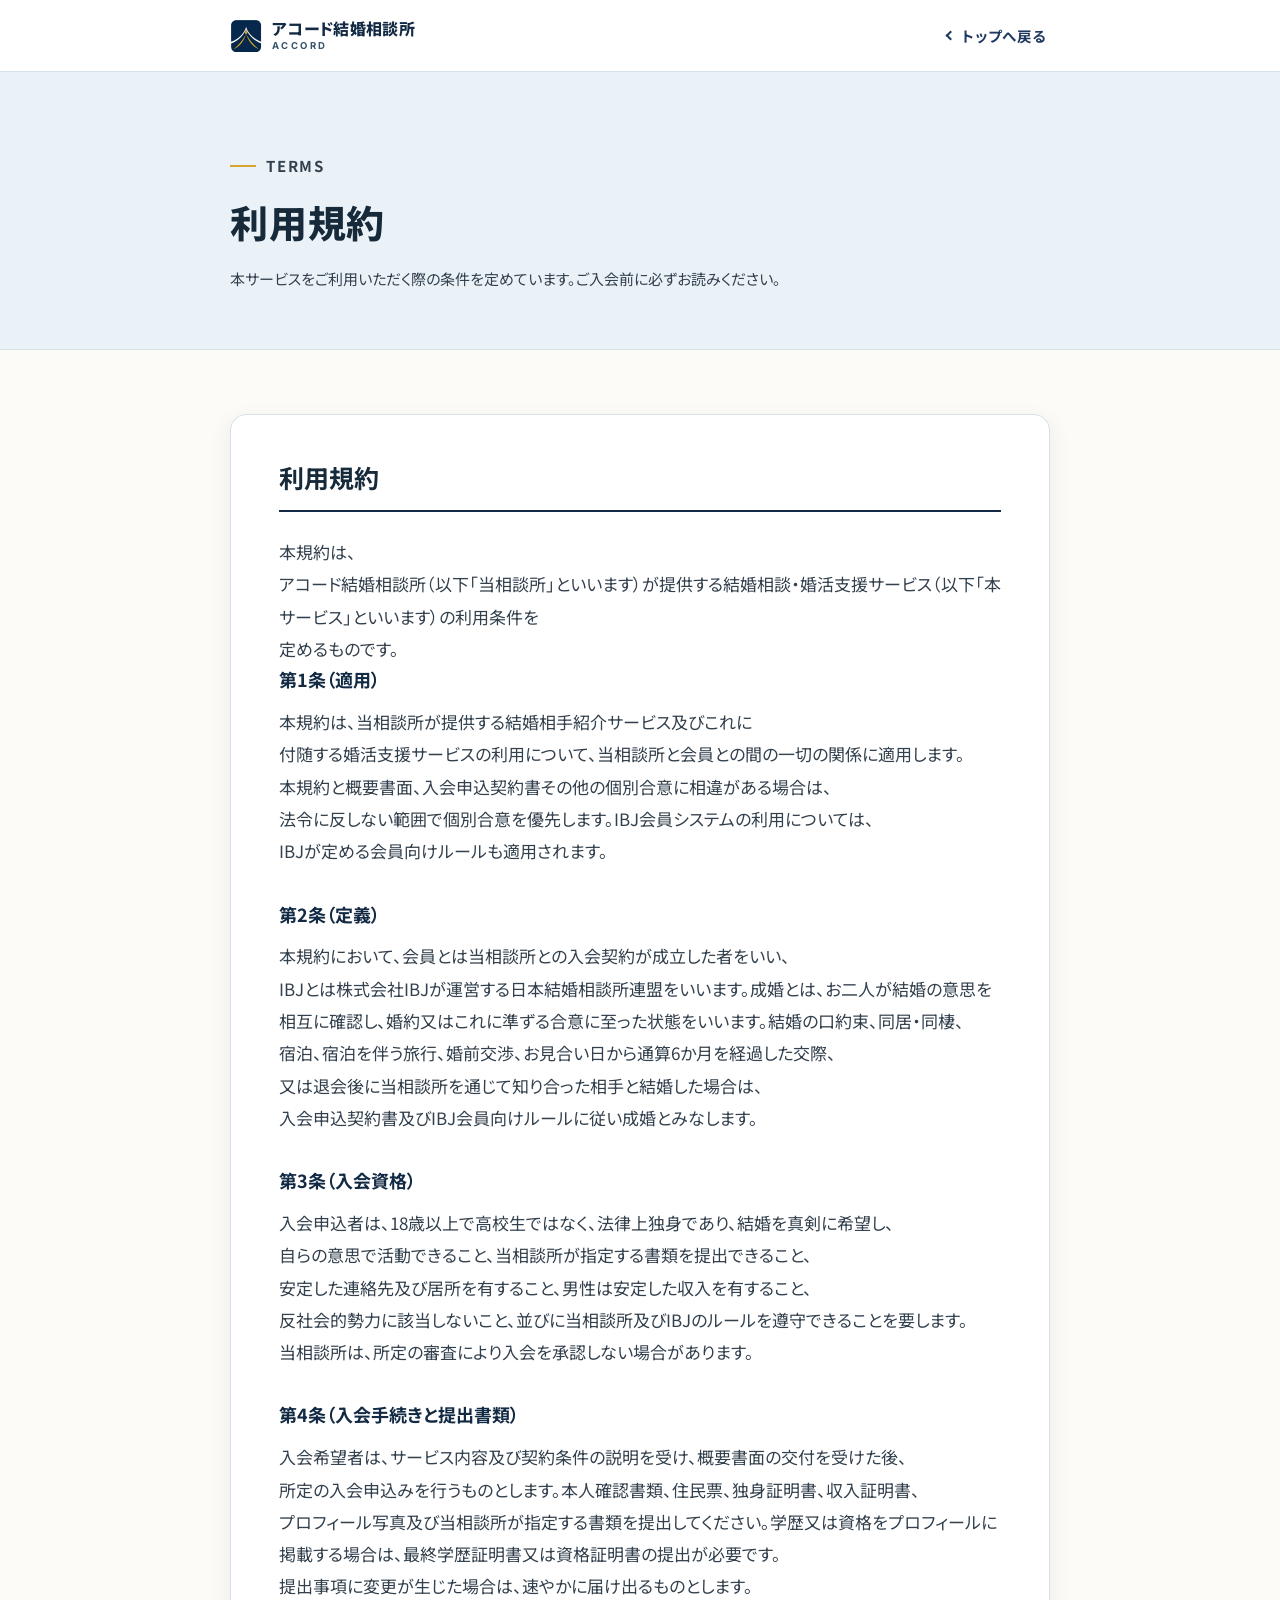
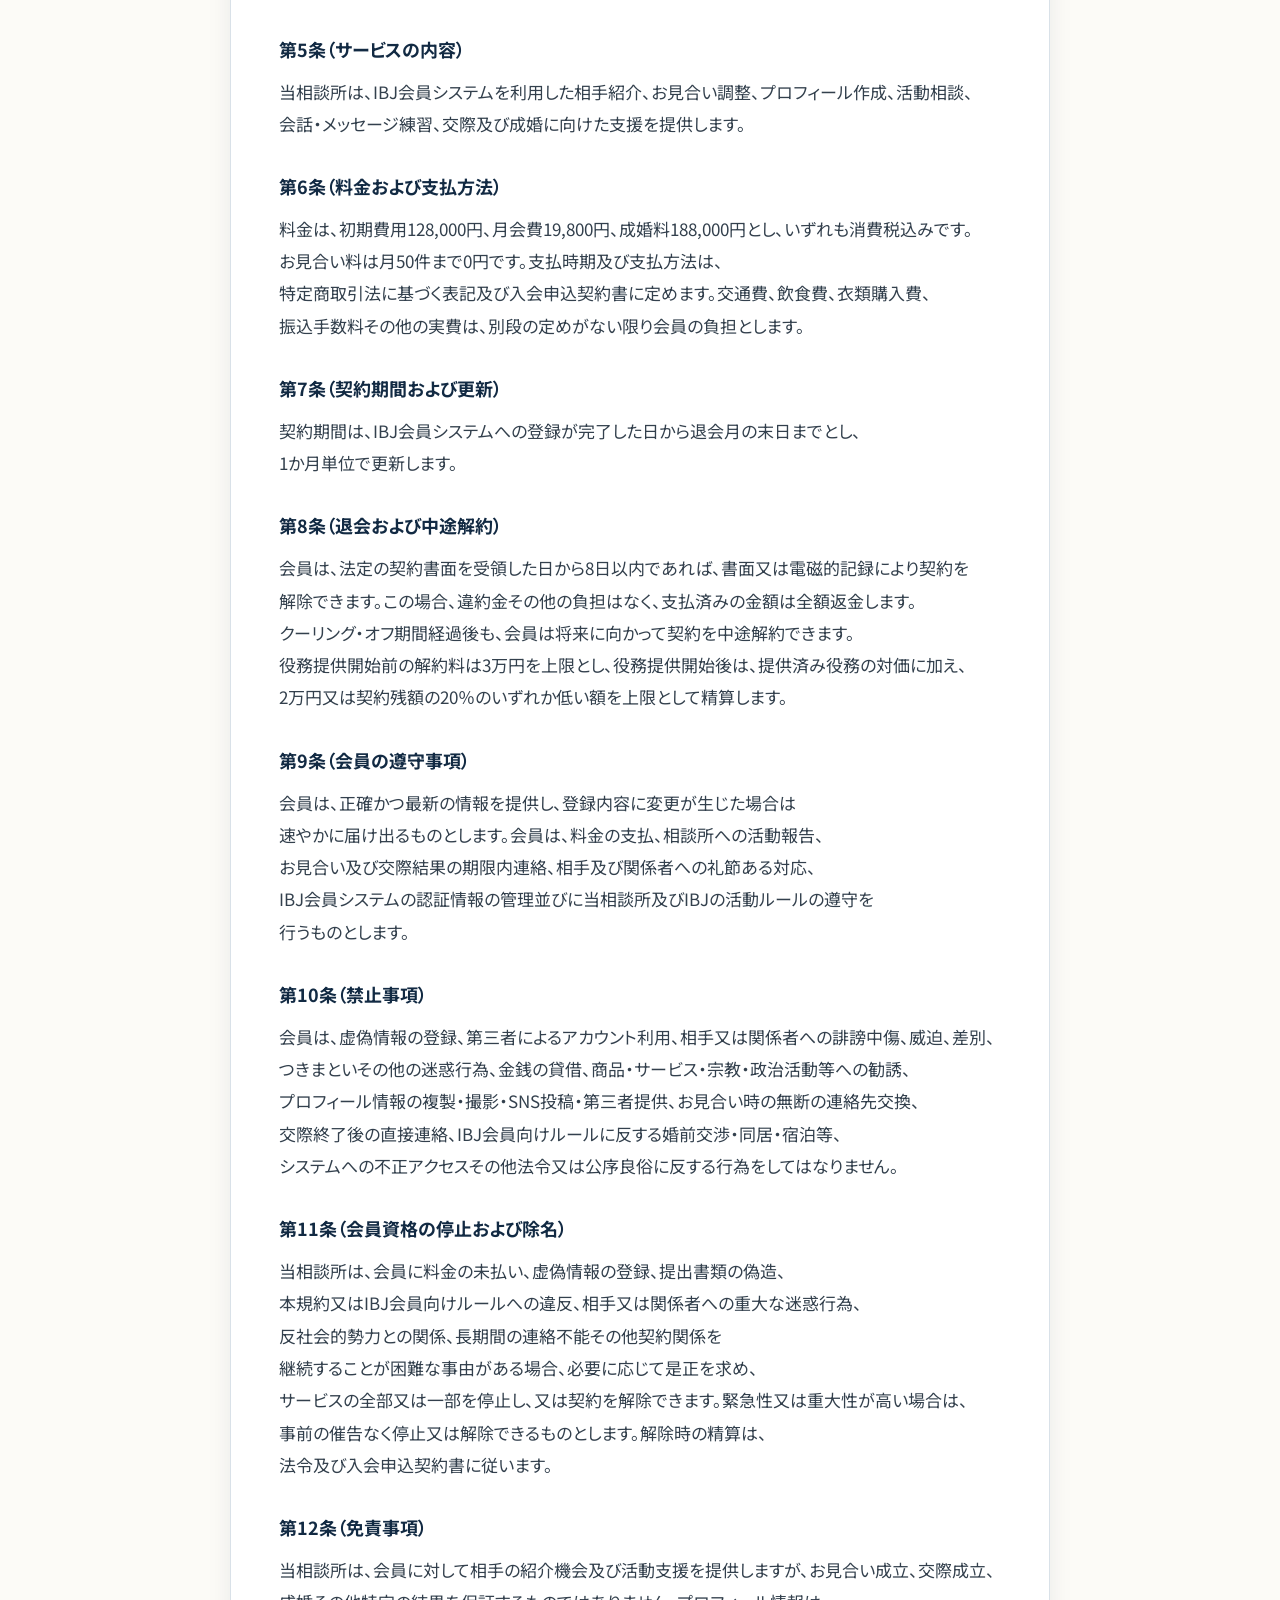
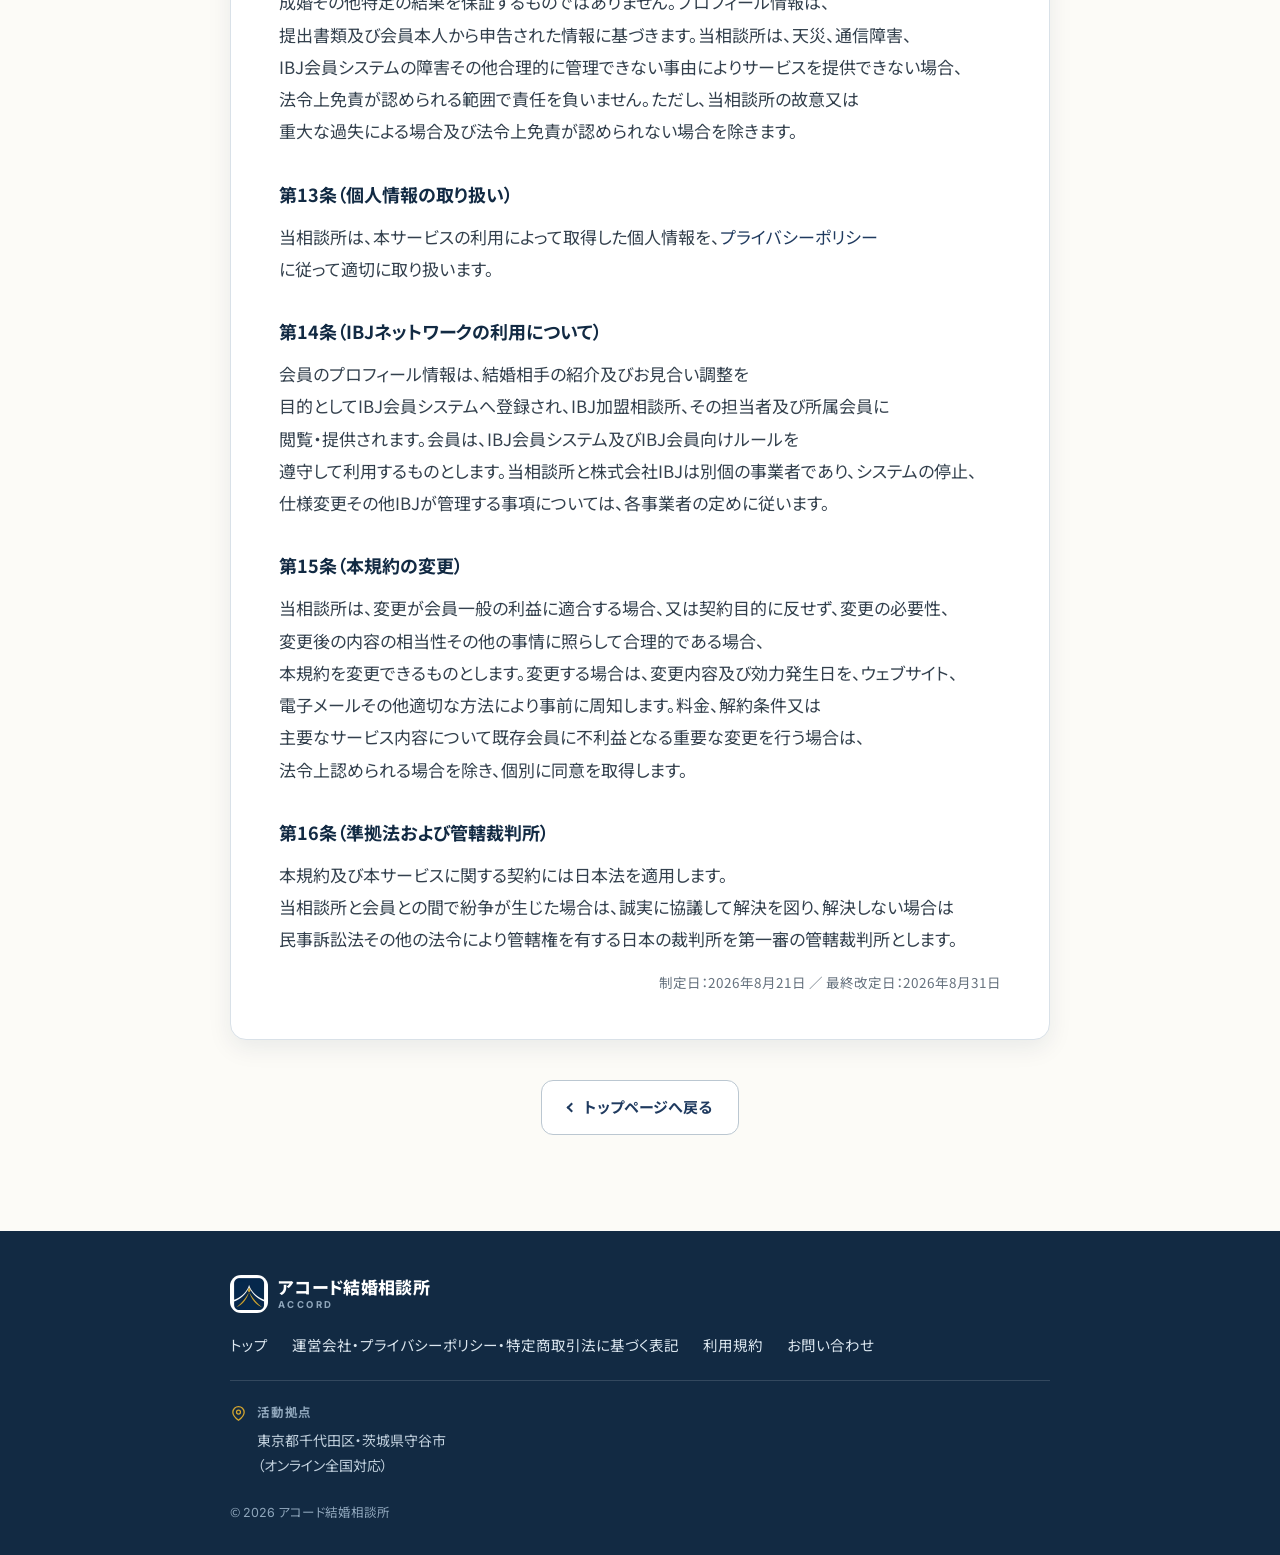
<file: terms.html>
<!doctype html>
<html lang="ja">
<head>
<meta charset="utf-8">
<meta name="viewport" content="width=device-width, initial-scale=1">
<title>利用規約｜アコード結婚相談所</title>
<meta name="description" content="アコード結婚相談所の利用規約です。">
<meta name="robots" content="noindex, follow">
<link rel="icon" type="image/webp" href="assets/images/logo.webp">
<link rel="preconnect" href="https://fonts.googleapis.com">
<link rel="preconnect" href="https://fonts.gstatic.com" crossorigin>
<link href="https://fonts.googleapis.com/css2?family=Inter:wght@400;500;700&family=Noto+Sans+JP:wght@400;500;700;800&display=swap" rel="stylesheet">
<style>
:root{
  --navy:#1F3A5F; --navy-deep:#122A43; --navy-mid:#36536C;
  --white:#FFFFFF; --warm:#FCFBF7; --pale:#EAF2F8; --gray:#F4F6F8;
  --gold:#D5A62F; --gold-hover:#B98A18; --gold-soft:#F7ECD0;
  --t-head:#172A3A; --t-body:#33404D; --t-sub:#66727E; --t-white:#FFFFFF;
  --line:#D9E1E8; --line-strong:#BBC7D1;
  --font-jp:"Noto Sans JP",-apple-system,BlinkMacSystemFont,"Hiragino Kaku Gothic ProN","Yu Gothic",sans-serif;
  --font-en:"Inter",var(--font-jp);
  --wrap:820px; --hd:64px; --card-r:16px;
  --shadow:0 8px 24px rgba(18,42,67,.08);
}
@media (min-width:768px){ :root{ --hd:72px } }

*,*::before,*::after{box-sizing:border-box}
html{-webkit-text-size-adjust:100%;scroll-behavior:smooth}
body{
  margin:0;padding-top:var(--hd);
  font-family:var(--font-jp);font-size:16px;line-height:1.9;
  color:var(--t-body);background:var(--warm);
  word-break:normal;line-break:strict;overflow-wrap:break-word;overflow-x:hidden;font-feature-settings:"palt" 1;
}
@media (min-width:1024px){ body{font-size:17px} }
img{max-width:100%;height:auto;display:block}
a{color:var(--navy)}
ul,ol{margin:0;padding:0;list-style:none}
h1,h2,h3{margin:0;word-break:auto-phrase}
p{margin:0}
.pwb{display:inline-block}
.pwn{white-space:nowrap}
p,li{text-wrap:pretty}
:focus-visible{outline:3px solid var(--navy);outline-offset:2px;border-radius:4px}
.wrap{width:min(var(--wrap),100% - 32px);margin-inline:auto}
@media (min-width:768px){ .wrap{width:min(var(--wrap),100% - 48px)} }
.sr-only{position:absolute;width:1px;height:1px;padding:0;margin:-1px;overflow:hidden;clip:rect(0 0 0 0);white-space:nowrap;border:0}
a.sr-only:focus{position:fixed;top:10px;left:10px;z-index:200;width:auto;height:auto;margin:0;clip:auto;
  padding:12px 20px;background:var(--navy-deep);color:#fff;border-radius:10px;font-size:15px;font-weight:700;text-decoration:none}

/* header */
.hd{position:fixed;inset:0 0 auto 0;z-index:120;height:var(--hd);background:var(--white);border-bottom:1px solid var(--line)}
.hd__in{display:flex;align-items:center;gap:16px;height:100%}
.hd__logo{display:flex;align-items:center;gap:10px;color:var(--navy-deep);text-decoration:none;flex:none;margin-right:auto}
.logo-mark{flex:none;display:block;width:30px;height:30px}
.logo-mark img{width:100%;height:100%;display:block}
@media (min-width:768px){ .logo-mark{width:32px;height:32px} }
.logo-txt{display:flex;flex-direction:column;line-height:1.15}
.logo-txt b{font-size:15px;font-weight:800;letter-spacing:.02em}
@media (min-width:768px){ .logo-txt b{font-size:16px} }
.logo-txt i{font-family:var(--font-en);font-style:normal;font-size:9.5px;font-weight:700;letter-spacing:.26em;color:var(--navy-mid);margin-top:3px}
.hd__back{display:inline-flex;align-items:center;gap:8px;min-height:44px;padding:8px 4px;
  color:var(--navy);font-size:14.5px;font-weight:700;text-decoration:none}
.hd__back i{width:7px;height:7px;border-left:2px solid currentColor;border-bottom:2px solid currentColor;transform:rotate(45deg)}
.hd__back:hover{color:var(--gold-hover)}

/* page head */
.phead{background:var(--pale);padding-block:44px 40px;border-bottom:1px solid var(--line)}
@media (min-width:768px){ .phead{padding-block:64px 56px} }
.phead h1{font-size:27px;font-weight:800;line-height:1.45;letter-spacing:.02em;color:var(--t-head)}
@media (min-width:768px){ .phead h1{font-size:34px} }
@media (min-width:1024px){ .phead h1{font-size:38px} }
.phead p{margin-top:16px;font-size:15px;line-height:1.85;color:var(--t-body);max-width:680px}
.eyebrow{display:inline-flex;align-items:center;gap:10px;font-size:13px;font-weight:700;letter-spacing:.12em;color:var(--navy-mid);margin-bottom:14px}
.eyebrow::before{content:"";width:26px;height:2px;background:var(--gold)}

/* body */
main{padding-block:48px 72px}
@media (min-width:768px){ main{padding-block:64px 96px} }
.doc{background:var(--white);border:1px solid var(--line);border-radius:var(--card-r);
  box-shadow:var(--shadow);padding:28px 22px}
@media (min-width:768px){ .doc{padding:44px 48px} }
.doc + .doc{margin-top:32px}
.doc > h2{font-size:21px;font-weight:700;line-height:1.5;color:var(--t-head);
  padding-bottom:14px;border-bottom:2px solid var(--navy-deep);margin-bottom:24px}
@media (min-width:768px){ .doc > h2{font-size:25px} }
.doc h3{font-size:17px;font-weight:700;line-height:1.6;color:var(--navy-deep);margin:32px 0 12px}
@media (min-width:768px){ .doc h3{font-size:18px} }
.doc h3:first-of-type{margin-top:0}
.doc p + p{margin-top:14px}
.doc ol{counter-reset:n;margin-top:12px}
.doc ol > li{position:relative;padding-left:30px;counter-increment:n;font-size:15.5px;line-height:1.85}
.doc ol > li::before{content:counter(n)".";position:absolute;left:2px;top:0;
  font-family:var(--font-en);font-weight:700;color:var(--navy-mid)}
.doc ol > li + li{margin-top:10px}
.doc ul.dot{margin-top:12px}
.doc ul.dot > li{position:relative;padding-left:20px;font-size:15.5px;line-height:1.85}
.doc ul.dot > li::before{content:"";position:absolute;left:3px;top:.78em;width:6px;height:6px;border-radius:50%;background:var(--navy-mid)}
.doc ul.dot > li + li{margin-top:8px}

/* definition table */
.dl{border-top:1px solid var(--line)}
.dl > div{padding:16px 0;border-bottom:1px solid var(--line)}
@media (min-width:768px){
  .dl > div{display:grid;grid-template-columns:220px 1fr;gap:24px;align-items:baseline;padding:18px 0}
}
.dl dt{font-size:14px;font-weight:700;color:var(--navy-mid);line-height:1.7}
.dl dd{margin:6px 0 0;font-size:15.5px;line-height:1.85}
@media (min-width:768px){ .dl dd{margin:0} }

/* placeholder */
.ph{display:inline-block;padding:1px 9px;border:1px dashed var(--line-strong);border-radius:6px;
  background:var(--gold-soft);color:var(--navy-deep);font-size:.94em;font-weight:500;line-height:1.7}
.ph-block{display:block;padding:18px 20px;border:1px dashed var(--line-strong);border-radius:12px;
  background:var(--gold-soft);color:var(--navy-deep);font-size:15px;font-weight:500;line-height:1.85}
.ph-block + .ph-block{margin-top:12px}
.hint{margin-top:10px;font-size:13px;line-height:1.75;color:var(--t-sub)}
.hint b{color:var(--navy-deep)}

.toc{background:var(--gray);border:1px solid var(--line);border-radius:12px;padding:20px 22px;margin-bottom:32px}
.toc p{font-size:13px;font-weight:700;letter-spacing:.08em;color:var(--navy-mid);margin-bottom:12px}
.toc ul{display:flex;flex-wrap:wrap;gap:8px 18px}
.toc a{font-size:15px;font-weight:700;text-decoration:none;color:var(--navy)}
.toc a:hover{color:var(--gold-hover);text-decoration:underline;text-underline-offset:3px}

.note-box{margin-top:28px;padding:18px 20px;border-radius:12px;background:var(--gray);
  border:1px solid var(--line);font-size:14px;line-height:1.85;color:var(--t-body)}
.updated{margin-top:28px;text-align:right;font-size:13.5px;color:var(--t-sub)}

.backlink{margin-top:40px;text-align:center}
.backlink a{display:inline-flex;align-items:center;gap:9px;min-height:52px;padding:12px 26px;
  border:1px solid var(--line-strong);border-radius:12px;background:var(--white);
  color:var(--navy);font-weight:700;font-size:15px;text-decoration:none}
.backlink a:hover{border-color:var(--navy);background:var(--pale)}
.backlink i{width:7px;height:7px;border-left:2px solid currentColor;border-bottom:2px solid currentColor;transform:rotate(45deg)}

/* footer */
.ft{background:var(--navy-deep);color:#C3D2DF;padding-block:44px 30px;font-size:14.5px}
.ft a{color:#DCE7F0;text-decoration:none}
.ft a:hover{text-decoration:underline}
.ft__logo{display:flex;align-items:center;gap:10px;color:var(--white);margin-bottom:18px}
.ft__logo .logo-txt b{font-size:17px}
.ft__logo .logo-txt i{color:#8FA6BB}
.logo-mark--ft{width:38px;height:38px;padding:3px;border-radius:11px;background:var(--white)}
.ft__links{display:flex;flex-wrap:wrap;gap:10px 24px;margin-bottom:22px}
.ft__base{display:flex;align-items:flex-start;gap:10px;margin-top:20px;padding-top:20px;
  border-top:1px solid rgba(255,255,255,.14);font-size:14px;line-height:1.8;color:#C3D2DF}
.ft__base svg{flex:none;margin-top:4px;color:var(--gold)}
.ft__base b{display:block;font-size:12.5px;font-weight:700;letter-spacing:.06em;color:#8FA6BB;margin-bottom:4px}
.ft__copy{margin-top:22px;font-size:12.5px;color:#8FA6BB}
@media (prefers-reduced-motion:reduce){ html{scroll-behavior:auto} }
</style>
</head>
<body>
<a href="#main" class="sr-only">本文へスキップ</a>

<header class="hd">
  <div class="wrap hd__in">
    <a href="index.html" class="hd__logo">
      <span class="logo-mark" aria-hidden="true"><img src="assets/images/logo.webp" width="128" height="128" alt="" decoding="async"></span>
      <span class="logo-txt"><b>アコード結婚相談所</b><i>ACCORD</i></span>
    </a>
    <a class="hd__back" href="index.html"><i aria-hidden="true"></i>トップへ戻る</a>
  </div>
</header>

<div class="phead">
  <div class="wrap">
    <p class="eyebrow">TERMS</p>
    <h1>利用規約</h1>
    <p>本サービスをご利用いただく際の条件を定めています。ご入会前に必ずお読みください。</p>
  </div>
</div>

<main id="main">
  <div class="wrap">

    <section class="doc" id="terms">
      <h2>利用規約</h2>

      <p>本規約は、アコード結婚相談所（以下「当相談所」といいます）が提供する結婚相談・婚活支援サービス（以下「本サービス」といいます）の利用条件を定めるものです。</p>

      <h3>第1条（適用）</h3>
      <p>本規約は、当相談所が提供する結婚相手紹介サービス及びこれに付随する婚活支援サービスの利用について、当相談所と会員との間の一切の関係に適用します。本規約と概要書面、入会申込契約書その他の個別合意に相違がある場合は、法令に反しない範囲で個別合意を優先します。IBJ会員システムの利用については、IBJが定める会員向けルールも適用されます。</p>

      <h3>第2条（定義）</h3>
      <p>本規約において、会員とは当相談所との入会契約が成立した者をいい、IBJとは株式会社IBJが運営する日本結婚相談所連盟をいいます。成婚とは、お二人が結婚の意思を相互に確認し、婚約又はこれに準ずる合意に至った状態をいいます。結婚の口約束、同居・同棲、宿泊、宿泊を伴う旅行、婚前交渉、お見合い日から通算6か月を経過した交際、又は退会後に当相談所を通じて知り合った相手と結婚した場合は、入会申込契約書及びIBJ会員向けルールに従い成婚とみなします。</p>

      <h3>第3条（入会資格）</h3>
      <p>入会申込者は、18歳以上で高校生ではなく、法律上独身であり、結婚を真剣に希望し、自らの意思で活動できること、当相談所が指定する書類を提出できること、安定した連絡先及び居所を有すること、男性は安定した収入を有すること、反社会的勢力に該当しないこと、並びに当相談所及びIBJのルールを遵守できることを要します。当相談所は、所定の審査により入会を承認しない場合があります。</p>

      <h3>第4条（入会手続きと提出書類）</h3>
      <p>入会希望者は、サービス内容及び契約条件の説明を受け、概要書面の交付を受けた後、所定の入会申込みを行うものとします。本人確認書類、住民票、独身証明書、収入証明書、プロフィール写真及び当相談所が指定する書類を提出してください。学歴又は資格をプロフィールに掲載する場合は、最終学歴証明書又は資格証明書の提出が必要です。提出事項に変更が生じた場合は、速やかに届け出るものとします。</p>

      <h3>第5条（サービスの内容）</h3>
      <p>当相談所は、IBJ会員システムを利用した相手紹介、お見合い調整、プロフィール作成、活動相談、会話・メッセージ練習、交際及び成婚に向けた支援を提供します。</p>

      <h3>第6条（料金および支払方法）</h3>
      <p>料金は、初期費用128,000円、月会費19,800円、成婚料188,000円とし、いずれも消費税込みです。お見合い料は月50件まで0円です。支払時期及び支払方法は、特定商取引法に基づく表記及び入会申込契約書に定めます。交通費、飲食費、衣類購入費、振込手数料その他の実費は、別段の定めがない限り会員の負担とします。</p>

      <h3>第7条（契約期間および更新）</h3>
      <p>契約期間は、IBJ会員システムへの登録が完了した日から退会月の末日までとし、1か月単位で更新します。</p>

      <h3>第8条（退会および中途解約）</h3>
      <p>会員は、法定の契約書面を受領した日から8日以内であれば、書面又は電磁的記録により契約を解除できます。この場合、違約金その他の負担はなく、支払済みの金額は全額返金します。クーリング・オフ期間経過後も、会員は将来に向かって契約を中途解約できます。役務提供開始前の解約料は3万円を上限とし、役務提供開始後は、提供済み役務の対価に加え、2万円又は契約残額の20％のいずれか低い額を上限として精算します。</p>

      <h3>第9条（会員の遵守事項）</h3>
      <p>会員は、正確かつ最新の情報を提供し、登録内容に変更が生じた場合は速やかに届け出るものとします。会員は、料金の支払、相談所への活動報告、お見合い及び交際結果の期限内連絡、相手及び関係者への礼節ある対応、IBJ会員システムの認証情報の管理並びに当相談所及びIBJの活動ルールの遵守を行うものとします。</p>

      <h3>第10条（禁止事項）</h3>
      <p>会員は、虚偽情報の登録、第三者によるアカウント利用、相手又は関係者への誹謗中傷、威迫、差別、つきまといその他の迷惑行為、金銭の貸借、商品・サービス・宗教・政治活動等への勧誘、プロフィール情報の複製・撮影・SNS投稿・第三者提供、お見合い時の無断の連絡先交換、交際終了後の直接連絡、IBJ会員向けルールに反する婚前交渉・同居・宿泊等、システムへの不正アクセスその他法令又は公序良俗に反する行為をしてはなりません。</p>

      <h3>第11条（会員資格の停止および除名）</h3>
      <p>当相談所は、会員に料金の未払い、虚偽情報の登録、提出書類の偽造、本規約又はIBJ会員向けルールへの違反、相手又は関係者への重大な迷惑行為、反社会的勢力との関係、長期間の連絡不能その他契約関係を継続することが困難な事由がある場合、必要に応じて是正を求め、サービスの全部又は一部を停止し、又は契約を解除できます。緊急性又は重大性が高い場合は、事前の催告なく停止又は解除できるものとします。解除時の精算は、法令及び入会申込契約書に従います。</p>

      <h3>第12条（免責事項）</h3>
      <p>当相談所は、会員に対して相手の紹介機会及び活動支援を提供しますが、お見合い成立、交際成立、成婚その他特定の結果を保証するものではありません。プロフィール情報は、提出書類及び会員本人から申告された情報に基づきます。当相談所は、天災、通信障害、IBJ会員システムの障害その他合理的に管理できない事由によりサービスを提供できない場合、法令上免責が認められる範囲で責任を負いません。ただし、当相談所の故意又は重大な過失による場合及び法令上免責が認められない場合を除きます。</p>

      <h3>第13条（個人情報の取り扱い）</h3>
      <p>当相談所は、本サービスの利用によって取得した個人情報を、<a href="company.html#privacy">プライバシーポリシー</a>に従って適切に取り扱います。</p>

      <h3>第14条（IBJネットワークの利用について）</h3>
      <p>会員のプロフィール情報は、結婚相手の紹介及びお見合い調整を目的としてIBJ会員システムへ登録され、IBJ加盟相談所、その担当者及び所属会員に閲覧・提供されます。会員は、IBJ会員システム及びIBJ会員向けルールを遵守して利用するものとします。当相談所と株式会社IBJは別個の事業者であり、システムの停止、仕様変更その他IBJが管理する事項については、各事業者の定めに従います。</p>

      <h3>第15条（本規約の変更）</h3>
      <p>当相談所は、変更が会員一般の利益に適合する場合、又は契約目的に反せず、変更の必要性、変更後の内容の相当性その他の事情に照らして合理的である場合、本規約を変更できるものとします。変更する場合は、変更内容及び効力発生日を、ウェブサイト、電子メールその他適切な方法により事前に周知します。料金、解約条件又は主要なサービス内容について既存会員に不利益となる重要な変更を行う場合は、法令上認められる場合を除き、個別に同意を取得します。</p>

      <h3>第16条（準拠法および管轄裁判所）</h3>
      <p>本規約及び本サービスに関する契約には日本法を適用します。当相談所と会員との間で紛争が生じた場合は、誠実に協議して解決を図り、解決しない場合は民事訴訟法その他の法令により管轄権を有する日本の裁判所を第一審の管轄裁判所とします。</p>

      <p class="updated">制定日：2026年8月21日 ／ 最終改定日：2026年8月31日</p>
    </section>

    <p class="backlink"><a href="index.html"><i aria-hidden="true"></i>トップページへ戻る</a></p>
  </div>
</main>

<footer class="ft">
  <div class="wrap">
    <p class="ft__logo">
      <span class="logo-mark logo-mark--ft" aria-hidden="true"><img src="assets/images/logo.webp" width="128" height="128" alt="" decoding="async"></span>
      <span class="logo-txt"><b>アコード結婚相談所</b><i>ACCORD</i></span>
    </p>
    <div class="ft__links">
      <a href="index.html">トップ</a>
      <a href="company.html">運営会社・プライバシーポリシー・特定商取引法に基づく表記</a>
      <a href="terms.html">利用規約</a>
      <a href="https://timerex.net/s/ba.08h_1a1f/83cf8db1" rel="noopener">お問い合わせ</a>
    </div>
    <p class="ft__base">
      <svg width="17" height="17" viewBox="0 0 24 24" fill="none" stroke="currentColor" stroke-width="1.8" stroke-linecap="round" stroke-linejoin="round" aria-hidden="true"><path d="M20 10.2c0 5.4-8 11.4-8 11.4s-8-6-8-11.4a8 8 0 0 1 16 0Z"/><circle cx="12" cy="10" r="2.8"/></svg>
      <span><b>活動拠点</b>東京都千代田区・茨城県守谷市<br>（オンライン全国対応）</span>
    </p>
    <p class="ft__copy">&copy; <span style="font-family:var(--font-en)">2026</span> アコード結婚相談所</p>
  </div>
</footer>
<script>
(function () {
  'use strict';
  var d = document;
  /* ---- 日本語の改行位置を整える ---- */
  /* 句読点の後ろでだけ折り返し、カタカナ語・英数字・数量表現は途中で割らない */
  var PW_SPLIT  = /[^、。！？：；]*[、。！？：；]+/g;
  /* 句読点のない長い節は、助詞（を・に・へ・は）の後ろで二次分割する。
     直後がひらがなの場合は「から」「により」「をもとに」等の可能性があるため見送る。
     直後が複合助詞をつくる漢字の場合も同様（に沿って・に基づく・に関する等） */
  var PW_SUB    = /([^、。！？]{5,}?[をにへは])(?=[^ぁ-んー、。！？])(?![沿基関対際伴加限即反当応通向比先渡])(?=[^、。！？]{5,})/g;
  var PW_NOWRAP = /[0-9][0-9,.]*(?:分|名|円|件|項目|回|人|歳|か月|年|月|日|％|%)?|[A-Za-z][A-Za-z0-9.'-]*|[ァ-ヶ][ァ-ヶー]*(?:・[ァ-ヶ][ァ-ヶー]*)+|[ァ-ヶ][ァ-ヶー]+|[おご][一-龥]+/g;
  var PW_JP     = /[ぁ-んァ-ヶ一-龥]/;

  /* protectOnly=true のときは、節への分割を行わず語の保護だけを行う（見出し用） */
  function pwFrag(text, protectOnly) {
    var frag = d.createDocumentFragment();
    var segs = protectOnly ? [text] : (text.match(PW_SPLIT) || []);
    var used = segs.join('');
    if (used.length < text.length) segs.push(text.slice(used.length));
    var out = [];
    if (protectOnly) { out = segs; }
    else segs.forEach(function (seg) {
      if (seg.length > 16) { PW_SUB.lastIndex = 0; out = out.concat(seg.replace(PW_SUB, '$1\u0000').split('\u0000')); }
      else out.push(seg);
    });
    out.forEach(function (seg) {
      if (!seg) return;
      var box = protectOnly ? d.createDocumentFragment() : d.createElement('span');
      if (!protectOnly) box.className = 'pwb';
      var last = 0, m;
      PW_NOWRAP.lastIndex = 0;
      while ((m = PW_NOWRAP.exec(seg))) {
        if (m.index > last) box.appendChild(d.createTextNode(seg.slice(last, m.index)));
        var kw = d.createElement('span');
        kw.className = 'pwn';
        kw.textContent = m[0];
        box.appendChild(kw);
        last = m.index + m[0].length;
      }
      if (last < seg.length) box.appendChild(d.createTextNode(seg.slice(last)));
      frag.appendChild(box);
    });
    return frag;
  }

  /* 注入したspanに別のCSSが当たる場所では処理を見送る（レイアウト崩れの予防） */
  function pwSafe(par) {
    if (par.__pwSafe !== undefined) return par.__pwSafe;
    var probe = d.createElement('span');
    probe.className = 'pwb';
    probe.textContent = '\u200b';
    par.appendChild(probe);
    var a = window.getComputedStyle(probe), b = window.getComputedStyle(par), ok = true;
    if (a.display && a.display !== 'inline-block') ok = false;
    if (a.fontSize && b.fontSize && a.fontSize !== b.fontSize) ok = false;
    if (a.fontWeight && b.fontWeight && a.fontWeight !== b.fontWeight) ok = false;
    if (parseFloat(a.marginTop) || parseFloat(a.marginLeft)) ok = false;
    par.removeChild(probe);
    par.__pwSafe = ok;
    return ok;
  }

  function phraseWrap(sel, protectOnly) {
    if (!d.createTreeWalker || !window.getComputedStyle) return;
    Array.prototype.forEach.call(d.querySelectorAll(sel), function (root) {
      if (!protectOnly && root.closest('.pw')) return;
      var w = d.createTreeWalker(root, NodeFilter.SHOW_TEXT, null), nodes = [], t;
      while ((t = w.nextNode())) nodes.push(t);
      nodes.forEach(function (node) {
        var txt = node.nodeValue;
        if (!txt || txt.length < 8 || !PW_JP.test(txt)) return;
        var par = node.parentNode;
        if (!par || par.nodeType !== 1) return;
        if (par.closest('.pwn')) return;
        if (!protectOnly && par.closest('.pw, .pwb')) return;
        /* flex/grid の直下テキストは、匿名ボックスの都合で触らない */
        var dsp = window.getComputedStyle(par).display;
        if (dsp === 'flex' || dsp === 'grid' || dsp === 'inline-flex') return;
        if (!protectOnly && !pwSafe(par)) return;
        par.replaceChild(pwFrag(txt, protectOnly), node);
      });
    });
  }
  try {
    phraseWrap('main p, main li, main dd');
    /* 見出しは語の分割だけを防ぐ */
    phraseWrap('main h1, main h2, main h3, main h4', true);
  } catch (e) {}
})();
</script>
</body>
</html>
</file>
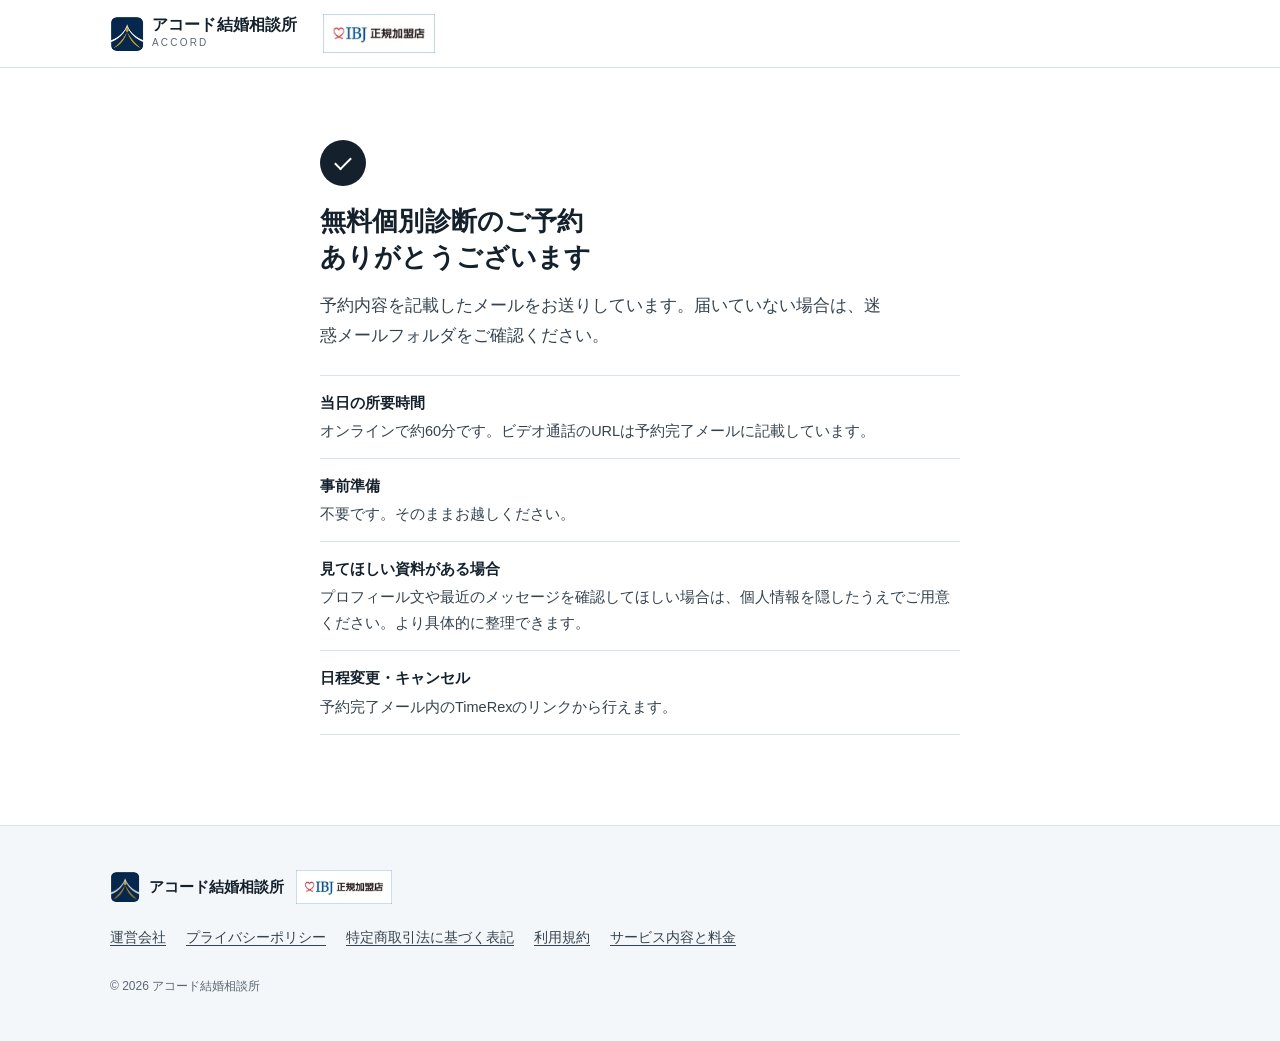
<file: thanks.html>
<!doctype html>
<html lang="ja">
<head>
<meta charset="utf-8">
<meta name="viewport" content="width=device-width, initial-scale=1">
<title>ご予約ありがとうございます｜無料個別診断｜アコード結婚相談所</title>
<meta name="description" content="無料個別診断のご予約が完了しました。予約内容を記載したメールをご確認ください。">
<meta name="robots" content="noindex, nofollow">
<meta name="googlebot" content="noindex, nofollow">
<meta name="theme-color" content="#FFFFFF">
<link rel="icon" type="image/webp" href="assets/images/logo.webp">
<link rel="stylesheet" href="assets/css/style.css">
<script src="assets/js/analytics.js" defer></script>
<script src="assets/js/thanks.js" defer></script>
</head>
<body>
<!-- Google Tag Manager (noscript) -->
<noscript><iframe src="https://www.googletagmanager.com/ns.html?id=GTM-5FZHVHXW"
height="0" width="0" style="display:none;visibility:hidden"></iframe></noscript>
<!-- End Google Tag Manager (noscript) -->

<header class="hd">
  <div class="wrap hd__in">
    <a class="hd__logo" href="index.html" aria-label="アコード結婚相談所">
      <img src="assets/images/logo.webp" width="34" height="34" alt="" decoding="async">
      <span>
        <b>アコード結婚相談所</b>
        <i>ACCORD</i>
      </span>
    </a>
    <span class="hd__ibj">
      <img src="assets/images/ibj.webp" width="112" height="40" alt="IBJ正規加盟店" decoding="async">
    </span>
  </div>
</header>

<main class="thanks">
  <div class="wrap" style="max-width:640px">
    <div class="thanks__mark" aria-hidden="true"><span></span></div>
    <h1 style="font-size:26px">無料個別診断のご予約<br>ありがとうございます</h1>
    <p class="lede">予約内容を記載したメールをお送りしています。届いていない場合は、迷惑メールフォルダをご確認ください。</p>

    <ul class="info">
      <li>
        <b>当日の所要時間</b>
        <span>オンラインで約60分です。ビデオ通話のURLは予約完了メールに記載しています。</span>
      </li>
      <li>
        <b>事前準備</b>
        <span>不要です。そのままお越しください。</span>
      </li>
      <li>
        <b>見てほしい資料がある場合</b>
        <span>プロフィール文や最近のメッセージを確認してほしい場合は、個人情報を隠したうえでご用意ください。より具体的に整理できます。</span>
      </li>
      <li>
        <b>日程変更・キャンセル</b>
        <span>予約完了メール内のTimeRexのリンクから行えます。</span>
      </li>
    </ul>
  </div>
</main>

<footer class="ft">
  <div class="wrap">
    <div class="ft__top">
      <span class="ft__logo">
        <img src="assets/images/logo.webp" width="30" height="30" alt="" decoding="async" loading="lazy">
        <b>アコード結婚相談所</b>
      </span>
      <span class="ft__ibj">
        <img src="assets/images/ibj.webp" width="96" height="34" alt="IBJ正規加盟店" decoding="async" loading="lazy">
      </span>
    </div>
    <nav class="ft__links" aria-label="関連ページ">
      <a href="company.html#company">運営会社</a>
      <a href="company.html#privacy">プライバシーポリシー</a>
      <a href="company.html#tokushoho">特定商取引法に基づく表記</a>
      <a href="terms.html">利用規約</a>
      <a href="service.html">サービス内容と料金</a>
    </nav>
    <p class="ft__cp">&copy; 2026 アコード結婚相談所</p>
  </div>
</footer>

</body>
</html>
</file>
<file: assets/css/style.css>
@charset "utf-8";
/* ==========================================================================
   アコード結婚相談所 ｜ 無料個別診断 広告専用LP
   assets/css/style.css
   ========================================================================== */

/* --------------------------------------------------------------------------
   1. トークン
   -------------------------------------------------------------------------- */
:root{
  /* 面 */
  --paper:#FFFFFF;
  --paper-2:#F4F7F9;
  --paper-3:#EDF2F6;

  /* 文字 */
  --ink:#14202C;      /* 見出し */
  --body:#35434F;     /* 本文 */
  --muted:#5C6874;    /* 注記 */

  /* 罫線 */
  --line:#DBE3EA;
  --line-2:#C4D0DA;

  /* CTA（このページで唯一の暖色。装飾には使わない） */
  --cta:#C85000;
  --cta-hover:#A84200;

  --font:"Hiragino Kaku Gothic ProN","Hiragino Sans","Noto Sans JP","Yu Gothic Medium","Yu Gothic",-apple-system,BlinkMacSystemFont,"Segoe UI",sans-serif;

  --wrap:1060px;
  --hd:58px;
  --sec:41px;
  --r:10px;
}
@media (min-width:768px){ :root{ --hd:68px; --sec:70px } }
@media (min-width:1024px){ :root{ --sec:92px } }

/* --------------------------------------------------------------------------
   2. ベース
   -------------------------------------------------------------------------- */
*,*::before,*::after{box-sizing:border-box}
html{-webkit-text-size-adjust:100%;scroll-behavior:smooth}
body{
  margin:0;
  padding-top:var(--hd);
  font-family:var(--font);
  font-size:16px;
  line-height:1.8;
  color:var(--body);
  background:var(--paper);
  overflow-x:hidden;
  word-break:normal;
  line-break:strict;
  overflow-wrap:break-word;
  font-feature-settings:"palt" 1;
  -webkit-font-smoothing:antialiased;
}
img{max-width:100%;height:auto;display:block}
a{color:inherit}
ul,ol{margin:0;padding:0;list-style:none}
h1,h2,h3,h4{margin:0;line-height:1.45;color:var(--ink);font-weight:700}
p{margin:0}
button{font:inherit;color:inherit;background:none;border:0;cursor:pointer}
:focus-visible{outline:3px solid var(--cta);outline-offset:2px;border-radius:3px}
.on-dark :focus-visible{outline-color:#FFB37A}

.wrap{width:min(var(--wrap),100% - 32px);margin-inline:auto}
@media (min-width:768px){ .wrap{width:min(var(--wrap),100% - 64px)} }

.band{padding-block:var(--sec)}
.band[id]{scroll-margin-top:calc(var(--hd) + 10px)}
.band--tint{background:var(--paper-2)}
.band--ink{background:var(--ink);color:#D6DFE7}
.band--ink h2,.band--ink h3,.band--ink b{color:#fff}

.skip{position:absolute;left:-9999px}
.skip:focus{left:10px;top:10px;z-index:120;padding:12px 18px;min-height:44px;box-sizing:border-box;background:var(--ink);color:#fff;
  border-radius:8px;font-weight:700;text-decoration:none}

/* 日本語の折り返し制御：文節単位で改行させる */
.pw>span{display:inline-block}
.nw{white-space:nowrap}

/* --------------------------------------------------------------------------
   3. タイポグラフィ
   -------------------------------------------------------------------------- */
h1{font-size:clamp(23px,5.9vw,30px);line-height:1.45;letter-spacing:.005em;font-weight:700}
@media (min-width:768px){ h1{font-size:34px;line-height:1.38} }
@media (min-width:1024px){ h1{font-size:36px} }

h2{font-size:22px;line-height:1.5;letter-spacing:.005em}
@media (min-width:768px){ h2{font-size:30px} }

h3{font-size:17px;line-height:1.55}
@media (min-width:768px){ h3{font-size:18.5px} }

.lede{margin-top:14px;font-size:15.5px;line-height:1.85}
@media (min-width:768px){ .lede{font-size:16.5px;max-width:62ch} }

.note{font-size:13px;line-height:1.72;color:var(--muted)}
.band--ink .note{color:#9BAEBD}

.shead{margin-bottom:19px}
@media (min-width:768px){ .shead{margin-bottom:32px} }

/* --------------------------------------------------------------------------
   4. CTA
   -------------------------------------------------------------------------- */
.btn{
  display:flex;align-items:center;justify-content:center;gap:10px;
  width:100%;min-height:54px;padding:12px 18px;
  background:var(--cta);color:#fff;
  border-radius:var(--r);
  font-size:16.5px;font-weight:700;line-height:1.4;text-align:center;text-decoration:none;
  transition:background-color .15s linear;
}
@media (min-width:768px){ .btn{min-height:60px;font-size:18px} }
.btn:hover{background:var(--cta-hover)}
.btn .chev{flex:none;width:7px;height:7px;border-top:2px solid #fff;border-right:2px solid #fff;
  transform:rotate(45deg);margin-left:2px}

.cta-block{margin-top:18px}
.cta-block .btn{max-width:460px}
.cta-block--c .btn{margin-inline:auto}
.cta-block--c{text-align:center}
.cta-terms{margin-top:10px;font-size:13.5px;line-height:1.7;color:var(--muted)}
@media (min-width:768px){ .cta-terms{font-size:14px} }
.cta-block--c .cta-terms{text-align:center}
/* flexにすると文節spanが個別のフレックス要素になり折り返しが壊れるため、
   マーカーは絶対配置で付ける */
.cta-terms--mark{position:relative;margin-top:6px;padding-left:14px;
  color:var(--ink);font-weight:700}
.cta-terms--mark::before{content:"";position:absolute;left:0;top:.62em;
  width:6px;height:6px;border-radius:1px;background:var(--ink)}
.cta-block--c .cta-terms--mark{padding-left:0}
.cta-block--c .cta-terms--mark::before{display:none}

/* --------------------------------------------------------------------------
   5. ヘッダー
   -------------------------------------------------------------------------- */
.hd{
  position:fixed;inset:0 0 auto;z-index:60;height:var(--hd);
  background:rgba(255,255,255,.96);border-bottom:1px solid var(--line);
  backdrop-filter:saturate(180%) blur(8px);
}
.hd__in{height:100%;display:flex;align-items:center;gap:8px}
@media (min-width:768px){ .hd__in{gap:18px} }

.hd__logo{display:flex;align-items:center;gap:8px;text-decoration:none;flex:none;min-height:44px}
.hd__logo img{width:26px;height:26px;border-radius:5px}
@media (min-width:768px){ .hd__logo img{width:34px;height:34px;border-radius:7px} }
.hd__logo b{display:block;font-size:12.5px;line-height:1.25;color:var(--ink);letter-spacing:.01em}
.hd__logo i{display:none}
@media (min-width:768px){
  .hd__logo b{font-size:15.5px}
  .hd__logo i{display:block;font-style:normal;font-size:10px;letter-spacing:.22em;color:var(--muted)}
}

.hd__ibj{flex:none;margin-left:auto}
.hd__ibj img{width:62px;height:22px;object-fit:contain}
@media (min-width:768px){ .hd__ibj{margin-left:8px} .hd__ibj img{width:112px;height:40px} }

.hd__cta{flex:none;margin-left:auto}
.hd__cta .btn{
  min-height:44px;padding:6px 13px;font-size:12.5px;border-radius:8px;white-space:nowrap;
}
@media (min-width:768px){ .hd__cta .btn{min-height:46px;padding:8px 22px;font-size:15px} }
.hd__cta .chev{display:none}
@media (min-width:768px){ .hd__cta .chev{display:block} }
.hd__full{display:none}
@media (min-width:768px){ .hd__short{display:none} .hd__full{display:inline} }

/* --------------------------------------------------------------------------
   6. ファーストビュー
   -------------------------------------------------------------------------- */
.hero{padding:18px 0 28px;border-bottom:1px solid var(--line)}
@media (min-width:768px){ .hero{padding:44px 0 56px} }
@media (min-width:1024px){
  .hero__in{display:grid;grid-template-columns:minmax(0,1fr) 400px;gap:52px;align-items:start}
}
@media (min-width:1200px){ .hero__in{grid-template-columns:minmax(0,1fr) 430px;gap:64px} }

.hero__tag{
  display:inline-block;padding:5px 11px;border:1px solid var(--line-2);border-radius:999px;
  font-size:12px;font-weight:700;color:var(--ink);letter-spacing:.02em;
}
@media (min-width:768px){ .hero__tag{font-size:13px;padding:6px 14px} }
.hero h1{margin-top:14px}
.hero__lede{margin-top:14px;font-size:15.5px;line-height:1.85;color:var(--body)}
@media (min-width:768px){ .hero__lede{font-size:17px;max-width:34em} }
.hero__lede b{color:var(--ink);font-weight:700}
.ln{display:block}
.ln>span,.ln b>span{display:inline-block}

.hero .cta-block{margin-top:20px}
@media (min-width:1024px){ .hero .cta-block .btn{max-width:420px} }

.disclose{
  margin-top:14px;padding:11px 13px;background:var(--paper-2);
  border-left:3px solid var(--line-2);border-radius:0 6px 6px 0;
  font-size:13.5px;line-height:1.78;color:var(--muted);
}
@media (min-width:768px){ .disclose{font-size:13px;max-width:44em} }

/* 信頼要素 */
.trust{display:flex;flex-wrap:wrap;gap:7px;margin-top:15px}
.trust li{
  display:flex;flex-wrap:wrap;align-items:center;gap:2px 5px;
  padding:7px 11px;border:1px solid var(--line);border-radius:8px;background:var(--paper);
  font-size:13px;font-weight:700;color:var(--ink);line-height:1.4;
}
@media (min-width:768px){ .trust li{font-size:14px;padding:9px 14px} }
.trust .fig{font-size:17px;letter-spacing:.01em;font-variant-numeric:tabular-nums}
@media (min-width:768px){ .trust .fig{font-size:19px} }
.trust li.is-plain{padding:0;border:0;background:none}
.trust__stat{width:100%;font-size:14px;line-height:1.65;padding:11px 14px}
.trust__stat>span{display:inline-block}
@media (min-width:768px){ .trust__stat{font-size:15px;padding:12px 16px} }
.trust__ibj img{width:104px;height:37px;object-fit:contain}
.trust__note{margin-top:9px}

/* 診断イメージ（HTML/CSSで構成） */
.panel{
  margin-top:22px;border:1px solid var(--line-2);border-radius:12px;
  background:var(--paper);overflow:hidden;
}
@media (min-width:1024px){ .panel{margin-top:0;position:sticky;top:calc(var(--hd) + 20px)} }
.panel__hd{
  display:flex;align-items:baseline;justify-content:space-between;gap:8px;
  padding:11px 16px;background:var(--ink);color:#fff;
}
.panel__hd b{font-size:13.5px;font-weight:700;color:#fff}
.panel__hd span{font-size:11px;color:#A9BCCB}
.panel__body{padding:6px 16px 16px}

.rail{position:relative;padding-left:24px}
.rail::before{
  content:"";position:absolute;left:5px;top:22px;bottom:22px;width:2px;background:var(--line);
}
.rail>li{position:relative;padding:12px 0;border-bottom:1px solid var(--line)}
.rail>li:last-child{border-bottom:0}
.rail>li::before{
  content:"";position:absolute;left:-24px;top:20px;width:12px;height:12px;border-radius:50%;
  background:var(--paper);border:2px solid var(--line-2);
}
.rail>li.is-here::before{background:var(--ink);border-color:var(--ink)}
.rail__k{font-size:11.5px;font-weight:700;letter-spacing:.04em;color:var(--muted)}
.rail__v{margin-top:3px;font-size:15.5px;font-weight:700;color:var(--ink);line-height:1.5}
.rail ul{margin-top:7px}
.rail ul li{position:relative;padding-left:14px;font-size:14px;line-height:1.75;color:var(--body)}
.rail ul li::before{content:"";position:absolute;left:2px;top:.72em;width:5px;height:5px;
  border-radius:50%;background:var(--line-2)}
.rail ol{margin-top:7px;counter-reset:c}
.rail ol li{position:relative;padding-left:22px;font-size:14px;line-height:1.75;color:var(--body);
  counter-increment:c}
.rail ol li+li{margin-top:2px}
.rail ol li::before{
  content:counter(c);position:absolute;left:0;top:.28em;width:16px;height:16px;border-radius:4px;
  background:var(--paper-3);color:var(--ink);font-size:10.5px;font-weight:700;
  display:flex;align-items:center;justify-content:center;
}
.panel__ft{padding:10px 16px;border-top:1px solid var(--line);background:var(--paper-2)}


/* 写真 */
.shot{margin:0;border:1px solid var(--line);border-radius:12px;overflow:hidden;background:var(--paper-2)}
.shot img{width:100%;height:auto;display:block}
.shot figcaption{padding:9px 14px;border-top:1px solid var(--line);background:var(--paper)}
.hero__media .shot figcaption{font-size:11.5px}
.hero__media .shot{margin-top:22px}
@media (min-width:1024px){ .hero__media .shot{margin-top:0;position:sticky;top:calc(var(--hd) + 20px)} }
.report{max-width:620px;margin:26px auto 0;text-align:center}
.report h3{font-size:17.5px;line-height:1.55}
@media (min-width:768px){ .report h3{font-size:20px} }
.report>p{margin-top:9px;font-size:15px;line-height:1.8}
.report .shot{margin-top:16px}
.shot--wide{max-width:620px;margin:20px auto 0}
@media (min-width:768px){ .shot--wide{margin-top:26px} }

/* --------------------------------------------------------------------------
   7. 対象者確認
   -------------------------------------------------------------------------- */
.checks{border-top:1px solid var(--line)}
@media (min-width:768px){
  .checks{display:grid;grid-template-columns:1fr 1fr;column-gap:32px;border-top:0}
}
.checks li{
  display:flex;gap:11px;align-items:flex-start;
  padding:10px 0;border-bottom:1px solid var(--line);
  font-size:15px;line-height:1.7;color:var(--ink);
}
@media (min-width:768px){ .checks li{font-size:15.5px;padding:15px 0} }
.checks li::before{
  content:"";flex:none;width:19px;height:19px;margin-top:4px;border-radius:5px;
  border:1.5px solid var(--line-2);
  background:
    linear-gradient(45deg,transparent 46%,var(--ink) 46%,var(--ink) 56%,transparent 56%) no-repeat 5px 8px/8px 8px,
    linear-gradient(-45deg,transparent 46%,var(--ink) 46%,var(--ink) 56%,transparent 56%) no-repeat 3px 2px/12px 12px;
}
.closer{
  margin-top:18px;padding:14px 16px;background:var(--paper-3);border-radius:var(--r);
  font-size:15.5px;font-weight:700;line-height:1.75;color:var(--ink);
}
@media (min-width:768px){ .closer{font-size:17px;padding:18px 22px} }

/* --------------------------------------------------------------------------
   8. 60分で整理する4つ
   -------------------------------------------------------------------------- */
.steps{counter-reset:s;display:grid;gap:10px}
@media (min-width:768px){ .steps{grid-template-columns:1fr 1fr;gap:16px} }
.steps li{
  counter-increment:s;position:relative;
  padding:14px 16px 14px 52px;border:1px solid var(--line);border-radius:var(--r);
  background:var(--paper);
}
.band--tint .steps li{background:var(--paper)}
.steps li::before{
  content:counter(s);position:absolute;left:16px;top:16px;
  width:26px;height:26px;border-radius:6px;background:var(--ink);color:#fff;
  font-size:13px;font-weight:700;display:flex;align-items:center;justify-content:center;
}
.steps h3{margin-bottom:6px}
.steps p{font-size:15px;line-height:1.8}

/* 診断レポートの図（HTML+CSSで構成） */
.report{margin:16px 0 0}
@media (min-width:768px){ .report{margin-top:26px} }
.report__sheet{border:1px solid var(--line-2);border-radius:10px;background:var(--paper);
  overflow:hidden;max-width:640px}
.band--tint .report__sheet{background:var(--paper)}
.report__hd{display:flex;align-items:baseline;justify-content:space-between;gap:8px;
  flex-wrap:wrap;padding:10px 14px;background:var(--ink)}
.report__hd b{font-size:13.5px;color:#fff;line-height:1.4}
.report__hd span{font-size:11px;color:#A9BCCB;font-variant-numeric:tabular-nums}
.report__grid{display:grid;grid-template-columns:1fr 1fr;gap:1px;background:var(--line)}
.report__grid li{background:var(--paper);padding:12px 13px}
.report__grid b{display:block;font-size:12px;font-weight:700;color:var(--ink);line-height:1.45;
  margin-bottom:9px;min-height:2.9em}
@media (min-width:768px){
  .report__grid b{font-size:12.5px;min-height:0;margin-bottom:11px}
  .report__grid li{padding:14px 16px}
}
.report__grid i{display:block;height:1px;background:var(--line-2)}
.report__grid i+i{margin-top:9px}
.report figcaption{margin-top:10px;max-width:640px}

/* --------------------------------------------------------------------------
   9. 実績
   -------------------------------------------------------------------------- */
.proof__src{margin-top:10px}
.figs{display:grid;grid-template-columns:1fr 1fr;gap:10px;margin-bottom:16px}
@media (min-width:768px){ .figs{gap:20px;max-width:600px} }
.figs li{padding:14px 16px;border:1px solid #2E3E4C;border-radius:var(--r);background:#1B2836}
.figs .k{font-size:13px;line-height:1.6;color:#9BAEBD}
.figs .v{margin-top:4px;color:#fff;font-weight:700;line-height:1.2}
.figs .v b{font-size:34px;font-variant-numeric:tabular-nums;letter-spacing:-.01em}
@media (min-width:768px){ .figs .v b{font-size:42px} }
.figs .v span{font-size:15px;margin-left:2px}

.facts{border-top:1px solid #2E3E4C}
.facts li{padding:11px 0;border-bottom:1px solid #2E3E4C;font-size:15px;line-height:1.8}
@media (min-width:768px){ .facts li{font-size:15.5px} }
.facts li b{font-weight:700}

/* --------------------------------------------------------------------------
   10. 事例
   -------------------------------------------------------------------------- */
.cases{display:grid;gap:12px}
@media (min-width:768px){ .cases{grid-template-columns:1fr 1fr;gap:22px} }
.case{border:1px solid var(--line);border-radius:var(--r);background:var(--paper);padding:17px}
.case__title{font-size:15.5px;font-weight:700;line-height:1.6;color:var(--ink)}
@media (min-width:768px){ .case__title{font-size:16.5px} }
.case__who{margin-top:6px;font-size:13px;font-weight:700;color:var(--muted);padding-bottom:12px;
  border-bottom:1px solid var(--line)}
.case dl{margin:0}
.case dt{margin-top:10px;font-size:11.5px;font-weight:700;letter-spacing:.04em;color:var(--muted)}
.case dd{margin:3px 0 0;font-size:15px;line-height:1.8}
.case dd.is-after{color:var(--ink);font-weight:700}

/* --------------------------------------------------------------------------
   11. 担当者
   -------------------------------------------------------------------------- */
.advisor{border:1px solid var(--line);border-radius:var(--r);background:var(--paper);padding:19px}
@media (min-width:768px){ .advisor{padding:28px 30px} }
.advisor__top{display:flex;align-items:center;gap:15px;padding-bottom:16px;
  border-bottom:1px solid var(--line)}
.advisor__photo{flex:none;width:88px;height:88px;border-radius:9px;object-fit:cover;
  object-position:50% 30%;border:1px solid var(--line);background:var(--paper-2)}
@media (min-width:768px){ .advisor__photo{width:112px;height:112px;border-radius:10px} }
.advisor__name{font-size:19px;font-weight:700;color:var(--ink);line-height:1.4}
@media (min-width:768px){ .advisor__name{font-size:21px} }
.advisor__role{margin-top:3px;font-size:13px;color:var(--muted);line-height:1.6}
.advisor__role--lead{margin-top:0;font-size:15px;font-weight:700;color:var(--ink);line-height:1.65}
@media (min-width:768px){ .advisor__role--lead{font-size:16px} }
.advisor__body{margin-top:16px}
.advisor__body p{font-size:15px;line-height:1.85}
.advisor__body p+p{margin-top:10px}
@media (min-width:768px){ .advisor__body p{font-size:15.5px} }

/* --------------------------------------------------------------------------
   12. 当日の流れ
   -------------------------------------------------------------------------- */
.flow{display:grid;gap:10px}
@media (min-width:768px){ .flow{grid-template-columns:repeat(3,1fr);gap:18px} }
.flow li{border:1px solid var(--line);border-radius:var(--r);background:var(--paper);padding:14px}
.flow .t{display:inline-block;padding:3px 10px;border-radius:999px;background:var(--ink);color:#fff;
  font-size:12px;font-weight:700;letter-spacing:.02em}
.flow h3{margin:10px 0 6px}
.flow p{font-size:15px;line-height:1.8}

.prep{margin-top:13px;padding:14px 16px;border:1px solid var(--line);border-radius:var(--r);
  background:var(--paper);font-size:15px;line-height:1.8}
@media (min-width:768px){ .prep{font-size:15px} }

/* --------------------------------------------------------------------------
   13. 不安の解消
   -------------------------------------------------------------------------- */
.assure{display:grid;gap:0;border-top:1px solid var(--line)}
@media (min-width:768px){
  .assure{grid-template-columns:1fr 1fr;column-gap:36px;border-top:0}
}
.assure>li{padding:12px 0;border-bottom:1px solid var(--line)}
.assure h3{font-size:16px;display:flex;gap:9px;align-items:flex-start}
@media (min-width:768px){ .assure h3{font-size:17px} }
.assure h3::before{
  content:"";flex:none;width:8px;height:8px;margin-top:9px;border-radius:2px;background:var(--ink);
}
.assure p{margin-top:5px;padding-left:17px;font-size:15px;line-height:1.8}

/* --------------------------------------------------------------------------
   14. 予約セクション
   -------------------------------------------------------------------------- */
.booking__box{
  margin-top:18px;border:1px solid var(--line-2);border-radius:12px;background:var(--paper);
  overflow:hidden;
}
.booking__mount{min-height:120px}
.booking__mount:empty{display:none}
.booking__fb{padding:22px 18px;text-align:center}
@media (min-width:768px){ .booking__fb{padding:34px 28px} }
.booking__fb h3{font-size:16.5px}
.booking__fb p{margin-top:8px;font-size:15px;line-height:1.8}
.booking__fb .btn{max-width:420px;margin:18px auto 0}
.booking__steps{
  display:flex;flex-wrap:wrap;justify-content:center;gap:6px 8px;margin-top:16px;
  font-size:12.5px;color:var(--muted);
}
.booking__steps li{display:flex;align-items:center;gap:8px}
.booking__steps li+li::before{content:"";width:5px;height:5px;border-top:1.5px solid var(--line-2);
  border-right:1.5px solid var(--line-2);transform:rotate(45deg)}
.booking__ft{margin-top:14px}

/* --------------------------------------------------------------------------
   15. FAQ
   -------------------------------------------------------------------------- */
.faq{border-top:1px solid var(--line)}
.faq>li{border-bottom:1px solid var(--line)}
.faq h3{font-size:16px;font-weight:700}
.faq__q{
  display:flex;align-items:flex-start;justify-content:space-between;gap:14px;
  width:100%;min-height:50px;padding:13px 2px;text-align:left;
  font-size:16px;font-weight:700;line-height:1.6;color:var(--ink);
}
.faq__q .ic{
  flex:none;position:relative;width:20px;height:20px;margin-top:3px;
}
.faq__q .ic::before,.faq__q .ic::after{
  content:"";position:absolute;left:50%;top:50%;background:var(--ink);
  transform:translate(-50%,-50%);
}
.faq__q .ic::before{width:14px;height:2px}
.faq__q .ic::after{width:2px;height:14px;transition:transform .18s ease}
.faq__q[aria-expanded="true"] .ic::after{transform:translate(-50%,-50%) scaleY(0)}
.faq__qt>span,.pwt>span{display:inline-block}
.faq__a{padding:0 2px 18px;font-size:15px;line-height:1.85;max-width:66ch}
@media (min-width:768px){ .faq__a{font-size:15px} }
.faq__a[hidden]{display:none}

/* --------------------------------------------------------------------------
   16. 最終案内
   -------------------------------------------------------------------------- */
.final{text-align:center}
.final p{margin-top:14px;font-size:15.5px;line-height:1.85}
@media (min-width:768px){ .final p{font-size:16.5px;max-width:44em;margin-inline:auto} }

/* --------------------------------------------------------------------------
   17. フッター
   -------------------------------------------------------------------------- */
.ft{padding:34px 0 calc(34px + env(safe-area-inset-bottom));background:var(--paper-2);
  border-top:1px solid var(--line)}
@media (min-width:768px){ .ft{padding:44px 0} }
.ft__top{display:flex;align-items:center;gap:12px;flex-wrap:wrap}
.ft__logo{display:flex;align-items:center;gap:9px}
.ft__logo img{width:30px;height:30px;border-radius:6px}
.ft__logo b{font-size:14.5px;color:var(--ink)}
.ft__ibj img{width:96px;height:34px;object-fit:contain}
.ft__links{display:flex;flex-wrap:wrap;gap:0 20px;margin-top:12px}
.ft__links a{font-size:14px;color:var(--body);text-decoration:underline;
  text-underline-offset:3px;min-height:44px;display:inline-flex;align-items:center}
.ft__links a:hover{color:var(--ink)}
.ft__note{margin-top:20px;padding-top:18px;border-top:1px solid var(--line)}
.ft__note-lead{font-size:14px;line-height:1.8;color:var(--body)}
@media (min-width:768px){ .ft__note-lead{font-size:14.5px;max-width:62em} }
.ft__note-lead sup{font-size:.7em;vertical-align:super;line-height:0}
.ft__meta{margin-top:10px;font-size:12px;line-height:1.7;color:var(--muted)}
@media (min-width:768px){ .ft__meta{max-width:70em} }
.ft__cp{margin-top:16px;font-size:12px;color:var(--muted)}

/* --------------------------------------------------------------------------
   18. スマートフォン固定CTA
   -------------------------------------------------------------------------- */
.sticky{
  position:fixed;left:0;right:0;bottom:0;z-index:55;
  padding:9px 14px calc(9px + env(safe-area-inset-bottom));
  background:rgba(255,255,255,.97);border-top:1px solid var(--line);
  transform:translateY(102%);
  transition:transform .18s ease-out;
}
.sticky.is-on{transform:translateY(0)}
.sticky .btn{min-height:52px;font-size:16px}
@media (min-width:768px){ .sticky{display:none} }
body.has-sticky{padding-bottom:74px}
@media (min-width:768px){ body.has-sticky{padding-bottom:0} }

/* --------------------------------------------------------------------------
   19. サンクスページ
   -------------------------------------------------------------------------- */
.thanks{padding:44px 0 60px}
@media (min-width:768px){ .thanks{padding:72px 0 90px} }
.thanks__mark{
  width:46px;height:46px;border-radius:50%;background:var(--ink);
  display:flex;align-items:center;justify-content:center;margin-bottom:18px;
}
.thanks__mark span{width:16px;height:9px;border-left:2.5px solid #fff;border-bottom:2.5px solid #fff;
  transform:rotate(-45deg);margin-top:-3px}
.thanks ul.info{margin-top:24px;border-top:1px solid var(--line)}
.thanks ul.info li{padding:14px 0;border-bottom:1px solid var(--line);font-size:15px;line-height:1.8}
.thanks ul.info li b{display:block;color:var(--ink);font-size:14.5px}
.thanks ul.info li span{display:block;margin-top:2px;font-size:14.5px}

/* --------------------------------------------------------------------------
   20. モーション設定の尊重
   -------------------------------------------------------------------------- */
@media (prefers-reduced-motion:reduce){
  html{scroll-behavior:auto}
  *,*::before,*::after{animation-duration:.001ms !important;transition-duration:.001ms !important}
}

/* 対応ブラウザでは本文も文節単位で折り返す（未対応環境は従来どおり） */
.steps p,.case dd,.flow p,.prep,.closer,.booking__fb p,.final p,.disclose{word-break:auto-phrase}

[hidden]{display:none !important}
</file>
